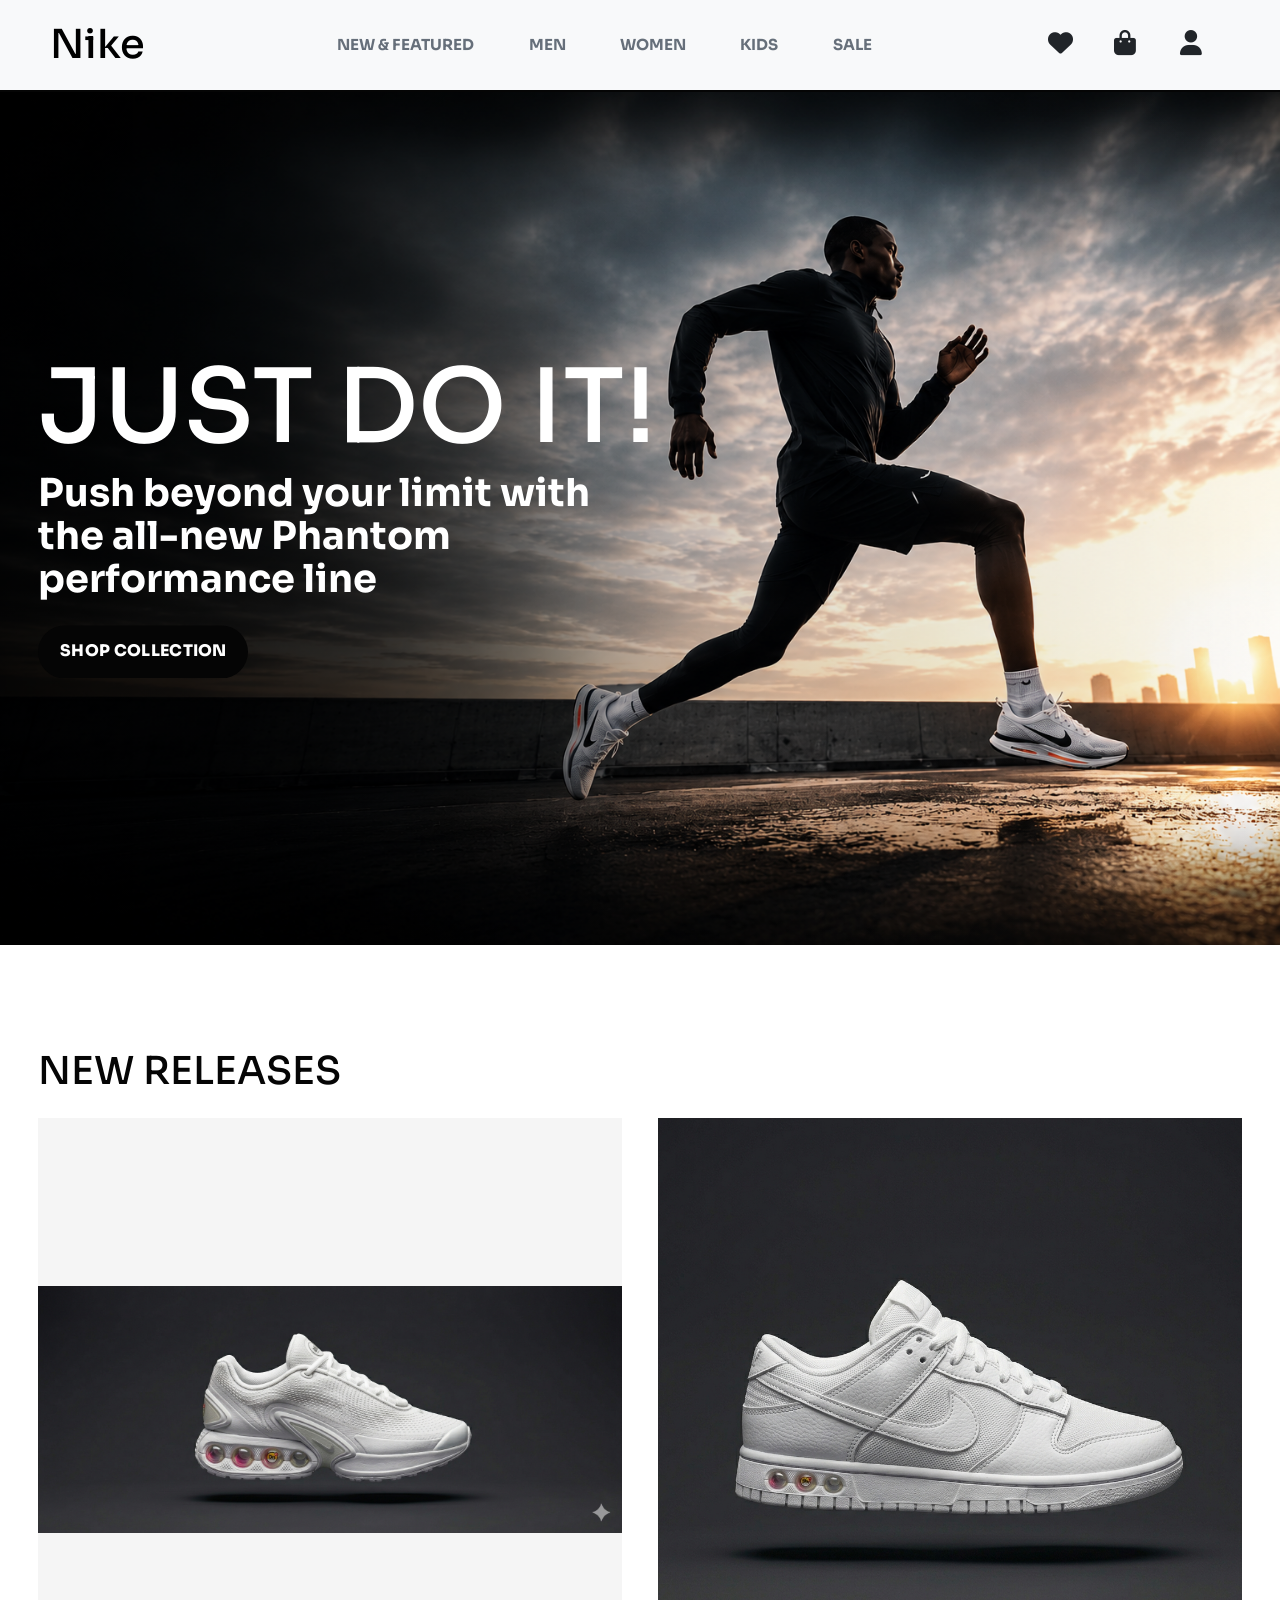
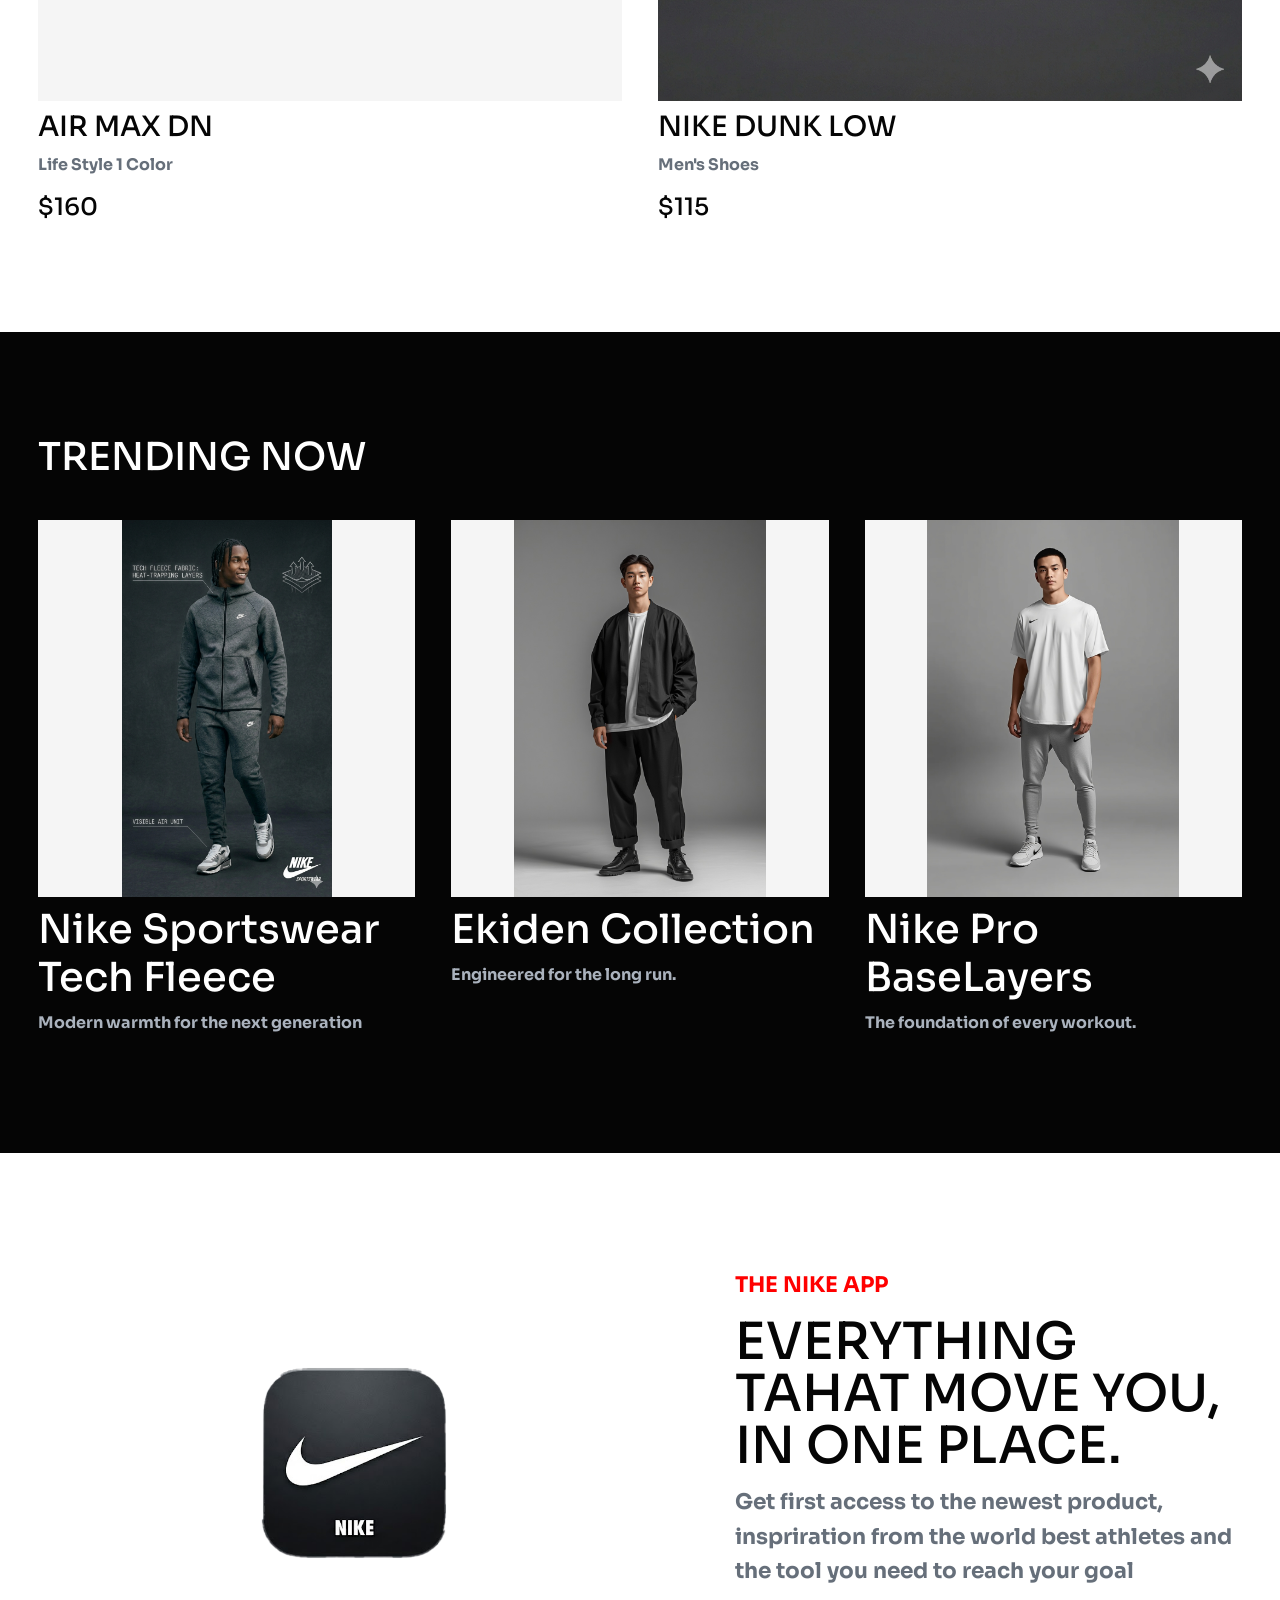
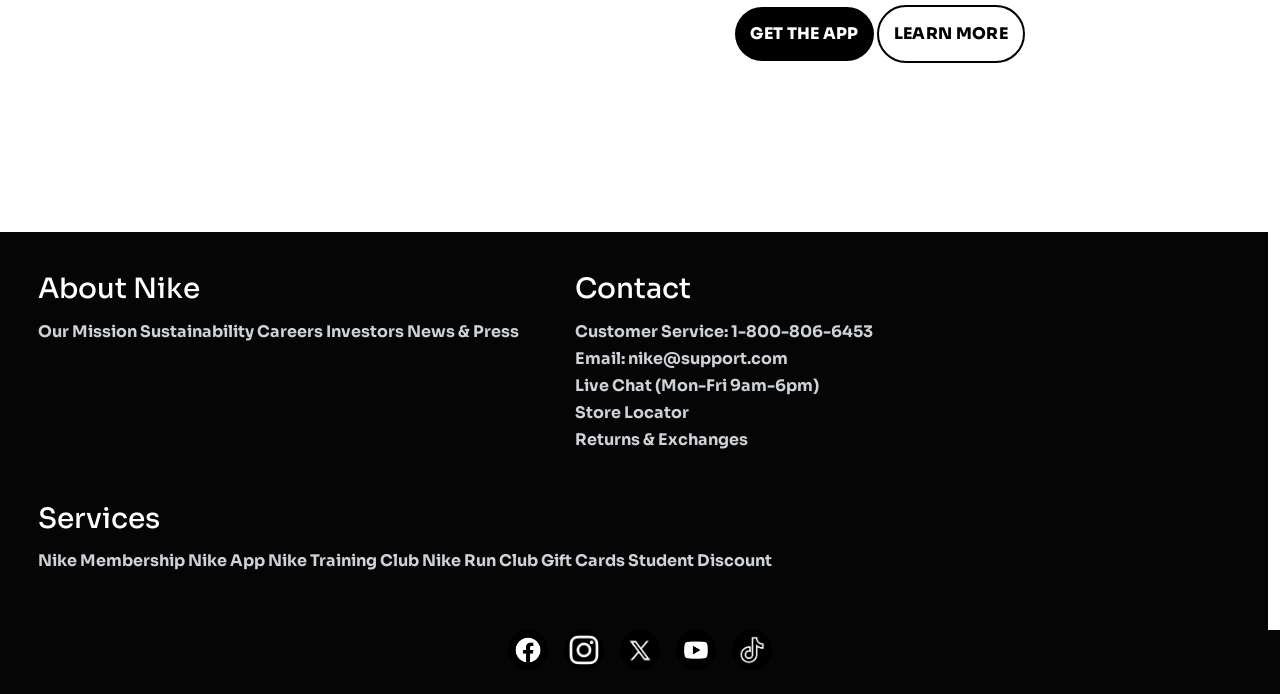
<file: index.html>
<!DOCTYPE html>
<html lang="en">

<head>
    <meta charset="UTF-8">
    <meta name="viewport" content="width=device-width, initial-scale=1.0">
    <title>Nike</title>
    <link rel="stylesheet" href="https://cdnjs.cloudflare.com/ajax/libs/font-awesome/6.5.0/css/all.min.css">
    <link rel="icon" href="img/nike-logo-4.webp">

    <link href="https://cdn.jsdelivr.net/npm/bootstrap@5.3.7/dist/css/bootstrap.min.css" rel="stylesheet">
    <script src="https://cdn.jsdelivr.net/npm/bootstrap@5.3.7/dist/js/bootstrap.bundle.min.js"></script>
        <link rel="stylesheet" href="Nike.css">

</head>

<body>
    <nav class="navbar navbar-expand-lg navbar-light bg-light header">
        <div class="container-fluid">

            <a class="navbar-brand" href="index.html">
                <h1 class="m-0">Nike</h1>
            </a>

            <button class="navbar-toggler" type="button" data-bs-toggle="collapse" data-bs-target="#navbarContent"
                aria-controls="navbarContent" aria-expanded="false" aria-label="Toggle navigation">
                <span class="navbar-toggler-icon"></span>
            </button>

            <div class="collapse navbar-collapse" id="navbarContent">

                <div class="navbar-nav mx-auto">
                    <a class="nav-link" href="new&featured-section.html">NEW & FEATURED</a>
                    <a class="nav-link" href="men-section.html">MEN</a>
                    <a class="nav-link" href="women.html">WOMEN</a>
                    <a class="nav-link" href="kid.html">KIDS</a>
                    <a class="nav-link" href="sale.html">SALE</a>
                </div>

                <div class="d-flex gap-3 icon">
                    <a href="fav.html" class="text-dark">
                        <i class="fas fa-heart"></i>
                    </a>

                    <a href="bag1.html" class="text-dark">
                        <i class="fas fa-shopping-bag"></i>
                    </a>

                    <a href="profile.html" class="text-dark">
                        <i class="fas fa-user"></i>
                    </a>
                </div>

            </div>
        </div>
    </nav>

    <div class="hero-header">
        <img src="img/hero-header.png" alt="">
        <div class="content">
            <h1>JUST DO IT!</h1>
            <p>Push beyond your limit with <br> the all-new Phantom <br> performance line</p>
            <button>SHOP COLLECTION</button>
        </div>
    </div>

    <div class="body">
        <div class="body-text">
            <h1>NEW RELEASES</h1>
        </div>
        <div class="body-img-container">
            <div class="img-container">
                <img src="img/DN.png" alt="">
                <h3>AIR MAX DN</h3>
                <p>Life Style 1 Color</p>
                <h4>$160</h4>
            </div>
            <div class="img-container">
                <img src="img/Dunk low.png" alt="">
                <h3>NIKE DUNK LOW</h3>
                <p>Men's Shoes</p>
                <h4>$115</h4>
            </div>
        </div>
    </div>

    <div class="trending">
        <div class="trending-text">
            <h1>TRENDING NOW</h1>
        </div>
        <div class="trending-cards-row" id="trending-cards-row">
            <a href="productDetailedPage.html?id=7">
                <div class="trending-card">
                    <img src="img/nike tech flees.png" alt="">
                    <h1>Nike Sportswear Tech Fleece</h1>
                    <p>Modern warmth for the next generation</p>
                </div>
            </a>
            <a href="productDetailedPage.html?id=8">
                <div class="trending-card">
                    <img src="img/Ekiden Collection.jpg" alt="">
                    <h1>Ekiden Collection</h1>
                    <p>Engineered for the long run.</p>
                </div>
            </a>
            <a href="productDetailedPage.html?id=9">
                <div class="trending-card">
                    <img src="img/Nike Pro BaseLayers.jpg" alt="">
                    <h1>Nike Pro BaseLayers</h1>
                    <p>The foundation of every workout.</p>
                </div>
            </a>
        </div>
    </div>

    <div class="row nike-app">
        <div class="app-img">
            <img src="img/nike app logo.png" alt="">
        </div>
        <div class="sale-app">
            <p style="color: red;">THE NIKE APP</p>
            <H1>EVERYTHING TAHAT MOVE YOU, IN ONE PLACE.</H1>
            <p>
                Get first access to the newest product,
                inspriration from the world best athletes and the tool you need to reach your goal
            </p>
            <button style="padding: 15px; color: white; background-color: black; margin: 5px 0px;">GET THE APP</button>
            <button style="padding: 15px; color: black; border: 2px solid; background-color: white;">LEARN MORE</button>
        </div>
    </div>



    <footer class="row footer">
        <div class="footer col-12">
            <h3>About Nike</h3>
            <p>
                Our Mission
                Sustainability
                Careers
                Investors
                News & Press
            </p>
        </div>
        <div class="footer col-12">
            <h3>Contact</h3>
            <P>
                Customer Service: 1-800-806-6453 <br>
                Email: nike@support.com <br>
                Live Chat (Mon-Fri 9am-6pm) <br>
                Store Locator <br>
                Returns & Exchanges <br>
            </P>
        </div>
        <div class="footer col-12">
            <h3>Services</h3>
            <P>
                Nike Membership
                Nike App
                Nike Training Club
                Nike Run Club
                Gift Cards
                Student Discount
            </P>
        </div>
    </footer>

    <div class="social-media-icon">
        <a href="https://www.facebook.com/nike" target="_blank">
            <img src="img/facebook.jpg" alt="Facebook">
        </a>
        <a href="https://www.instagram.com/nike" target="_blank">
            <img src="img/insta.jpg" alt="Instagram">
        </a>
        <a href="https://www.twitter.com/nike" target="_blank">
            <img src="img/x.jpg" alt="Twitter">
        </a>
        <a href="https://www.youtube.com/nike" target="_blank">
            <img src="img/youtube.jpg" alt="YouTube">
        </a>
        <a href="https://www.tiktok.com/@nike" target="_blank">
            <img src="img/tiktok.jpg" alt="TikTok">
        </a>
    </div>
</body>

</html>
</file>
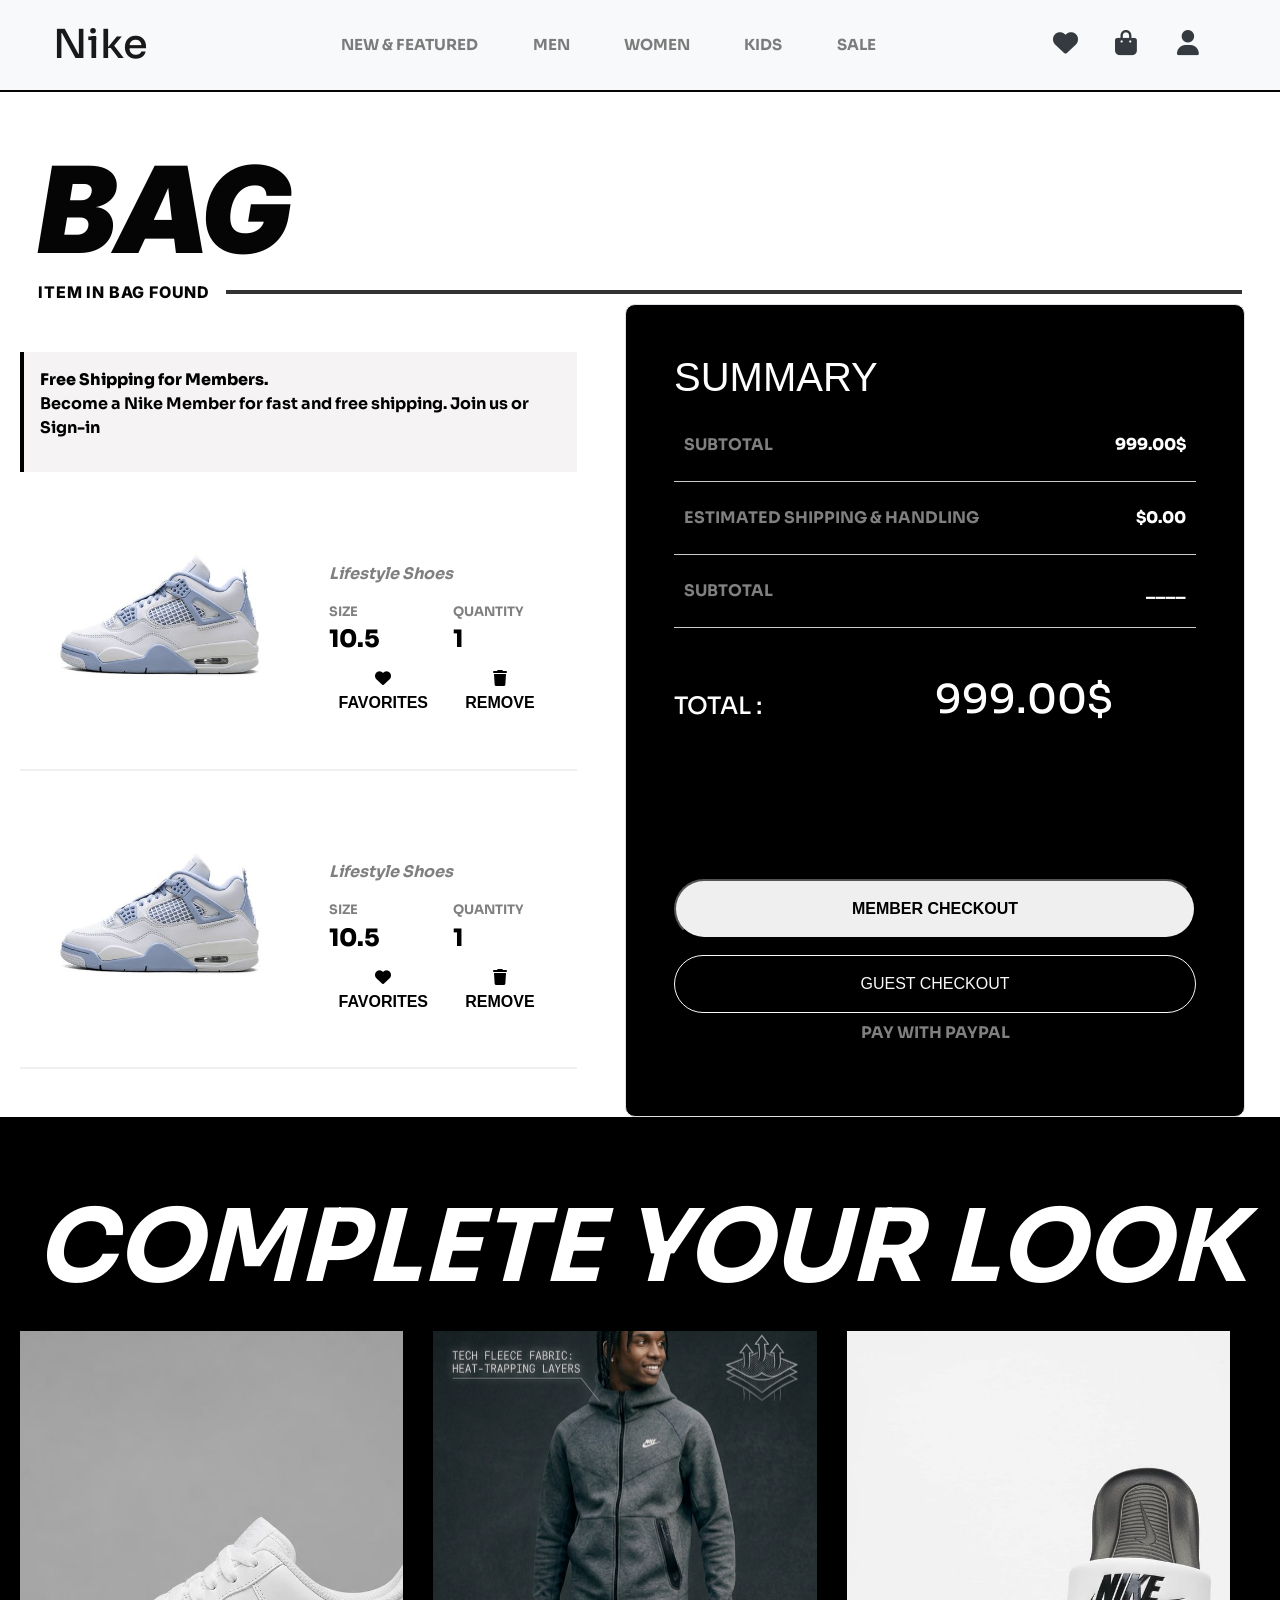
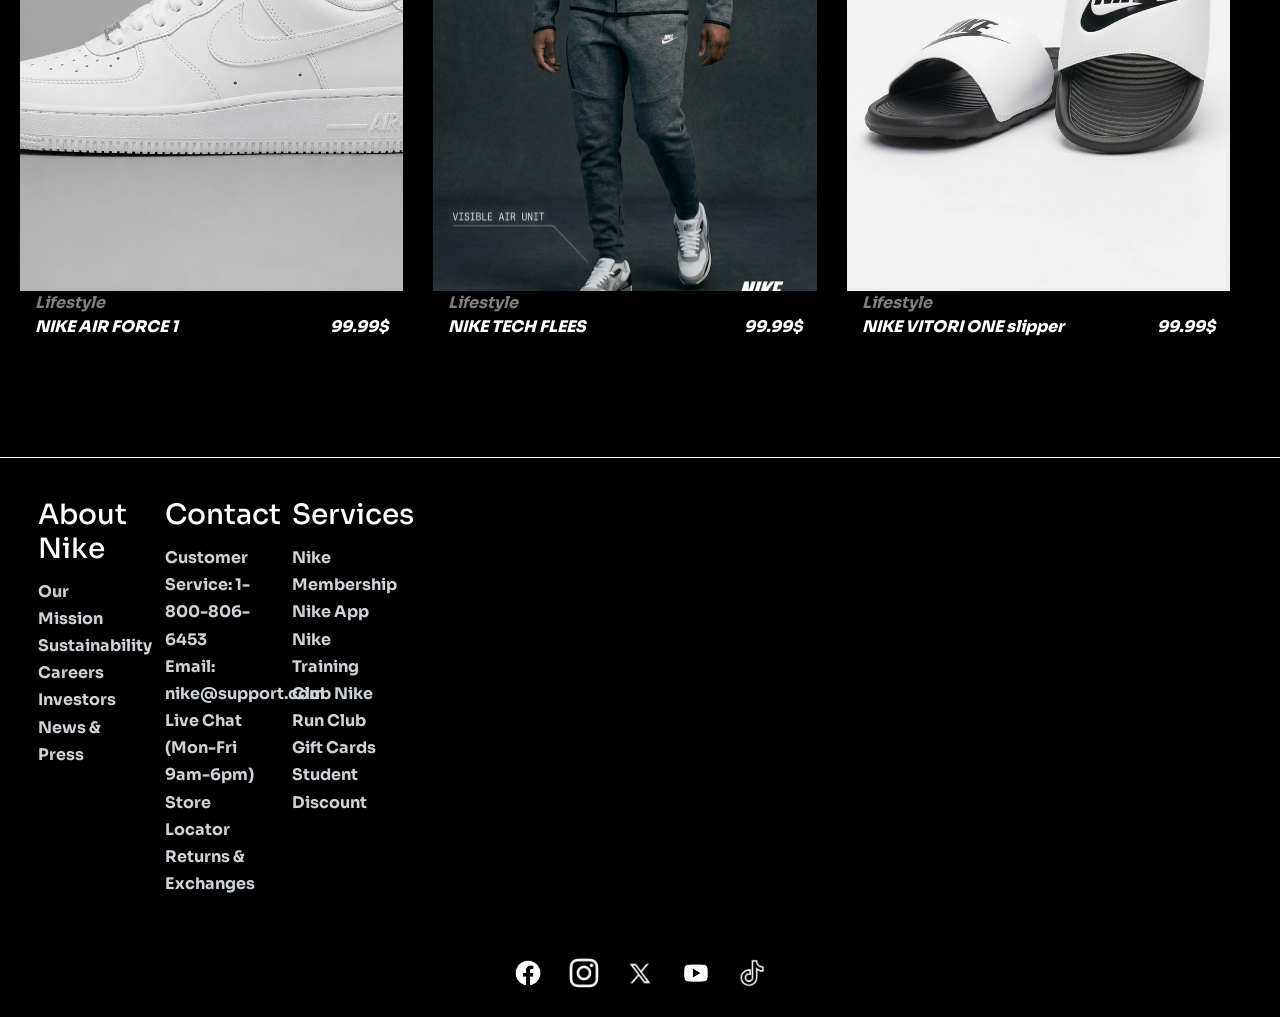
<file: bag1.html>
<!DOCTYPE html>
<html lang="en">

<head>
    <meta charset="UTF-8">
    <meta name="viewport" content="width=device-width, initial-scale=1.0">
    <title>Nike</title>
    <link rel="icon" href="img/nike-logo-4.webp">
    <link rel="stylesheet" href="bootstrap.min.css">
    <script src="https://cdn.jsdelivr.net/npm/bootstrap@5.3.7/dist/js/bootstrap.bundle.min.js"></script>
    <link rel="stylesheet" href="https://cdnjs.cloudflare.com/ajax/libs/font-awesome/6.5.0/css/all.min.css">
    <link rel="stylesheet" href="Nike.css">
    <style>
        body {
            animation: fadeUp 0.75s ease both;
        }

        .complete img {
            aspect-ratio: 1/2;
            object-fit: cover;
        }

        img {
            transition: 0.5s;
        }

        img:hover {
            transform: translatey(-5px);
        }

        .btn-1 {
            background-color: white;
            border: none;
            padding: 10px;
            font-family: 'Franklin Gothic Medium', 'Arial Narrow', Arial, sans-serif;
            transition: 0.5s;
        }

        .btn-1:hover {
            color: red;
        }

        .btn-2 {

            border-radius: 35px;
            transition: 0.5s;
            font-family: 'Franklin Gothic Medium', 'Arial Narrow', Arial, sans-serif;
        }

        .btn-2:hover {
            color: rgb(0, 0, 0);
            background-color: rgb(128, 255, 0);
        }

        .container-1 {
            padding-left: 20px;
            padding-right: 20px;
            margin: auto;

            width: 100%;
        }

        .container {

            padding-right: 15px;
            padding-left: 15px;
            margin-right: auto;
            margin-left: auto
        }

        @media (min-width:576px) {
            .container-1 {
                max-width: 540px
            }
        }

        @media (min-width:768px) {
            .container-1 {
                max-width: 720px
            }
        }

        @media (min-width:992px) {
            .container-1 {
                max-width: 960px
            }
        }

        @media (min-width:1200px) {
            .container-1 {
                max-width: 1280px
            }
        }
    </style>


</head>

<body>
    <nav class="navbar navbar-expand-lg navbar-light bg-light header">
        <div class="container-fluid">

            <a class="navbar-brand" href="index.html">
                <h1 class="m-0">Nike</h1>
            </a>

            <button class="navbar-toggler" type="button" data-bs-toggle="collapse" data-bs-target="#navbarContent"
                aria-controls="navbarContent" aria-expanded="false" aria-label="Toggle navigation">
                <span class="navbar-toggler-icon"></span>
            </button>

            <div class="collapse navbar-collapse" id="navbarContent">

                <div class="navbar-nav mx-auto">
                    <a class="nav-link" href="new&featured-section.html">NEW & FEATURED</a>
                    <a class="nav-link" href="men-section.html">MEN</a>
                    <a class="nav-link" href="women.html">WOMEN</a>
                    <a class="nav-link" href="kid.html">KIDS</a>
                    <a class="nav-link" href="sale.html">SALE</a>
                </div>

                <div class="d-flex gap-3 icon">
                    <a href="fav.html" class="text-dark">
                        <i class="fas fa-heart"></i>
                    </a>

                    <a href="bag1.html" class="text-dark">
                        <i class="fas fa-shopping-bag"></i>
                    </a>

                    <a href="profile.html" class="text-dark">
                        <i class="fas fa-user"></i>
                    </a>
                </div>

            </div>
        </div>
    </nav>

    <div class="footwear-header" style="background-color: rgb(255, 255, 255); padding-bottom: 0px;">
        <h1 class="footwear-title" style="font-size: 120px;">BAG</h1>
        <div class="footwear-meta">
            <span class="results-count">ITEM IN BAG FOUND</span>
            <div class="divider-line"></div>

        </div>
    </div>
    <div>
        <div class="container-1" style="color: white;">
            <div class=" row  w-100 ">

                <div class="col-lg-6 col-md-6 col-sm-12 pt-5 pr-5 py-5  bg-white" style="border-radius: 10px;">
                    <div class="p-3"
                        style="background-color: rgba(243, 240, 240, 0.781); border-left:solid 4px; color: black;">
                        <p>
                            <b>Free Shipping for Members.</b> <br>
                            Become a Nike Member for fast and free shipping.
                            Join us or Sign-in
                        </p>
                    </div>
                    <div class="row  m-0  py-4 " style="border-bottom: solid rgb(240, 240, 240) 2px;">
                        <div class="col-lg-6 col-md-12  col-sm-12  w-100">
                            <img src="img/ea41590f156f3212b79e0dfce26c7861.jpg" alt="">
                        </div>
                        <div class="col-lg-6 col-md-12 col-sm-12  ">
                            <div class="d-flex">
                                <div class="col-9 text-left" style="font-style:  oblique;">
                                    <h4><B>NIKE AIR MAX DN</B></h4>
                                    <p style="color: grey">Lifestyle Shoes</p>
                                </div>
                                <div class="col-3 text-right">
                                    <h5>400.00$</h5>
                                </div>
                            </div>
                            <div class="d-flex" style="color: grey ;font-size: small;">
                                <div class="col-6 text-left">
                                    SIZE
                                </div>
                                <div class="col-6 ">
                                    QUANTITY
                                </div>
                            </div>
                            <div class="d-flex" style="color: rgb(0, 0, 0) ;font-size: x-large;">
                                <div class="col-6 text-left">
                                    <b> 10.5</b>
                                </div>
                                <div class="col-6 ">
                                    <b>1</b>
                                </div>
                            </div>
                            <div class=" d-flex ">
                                <div class="col-6">
                                    <button class="btn-1"><i class="fa-solid fa-heart"> </i> FAVORITES</button>
                                </div>
                                <div class="col-6">
                                    <button class="btn-1"><i class="fa-solid fa-trash"> </i> REMOVE</button>

                                </div>
                            </div>

                        </div>
                    </div>
                    <div class="row  m-0 py-4" style="border-bottom: solid rgb(240, 240, 240) 2px;">
                        <div class="col-lg-6 col-md-12  col-sm-12  w-100">
                            <img src="img/ea41590f156f3212b79e0dfce26c7861.jpg" alt="">
                        </div>
                        <div class="col-lg-6 col-md-12 col-sm-12  ">
                            <div class="d-flex">
                                <div class="col-9 text-left" style="font-style:  oblique;">
                                    <h4><B>NIKE AIR MAX DN</B></h4>
                                    <p style="color: grey">Lifestyle Shoes</p>
                                </div>
                                <div class="col-3 text-right">
                                    <h5>599.00$</h5>
                                </div>
                            </div>
                            <div class="d-flex" style="color: grey ;font-size: small;">
                                <div class="col-6 text-left">
                                    SIZE
                                </div>
                                <div class="col-6 ">
                                    QUANTITY
                                </div>
                            </div>
                            <div class="d-flex" style="color: rgb(0, 0, 0) ;font-size: x-large;">
                                <div class="col-6 text-left">
                                    <b> 10.5</b>
                                </div>
                                <div class="col-6 ">
                                    <b>1</b>
                                </div>
                            </div>
                            <div class=" d-flex ">
                                <div class="col-6">
                                    <button class="btn-1"><i class="fa-solid fa-heart"> </i> FAVORITES</button>
                                </div>
                                <div class="col-6">
                                    <button class="btn-1"><i class="fa-solid fa-trash"> </i> REMOVE</button>

                                </div>
                            </div>

                        </div>
                    </div>

                </div>

                <div class="col-lg-6 col-md-6 col-sm-12 border p-5 "
                    style="border-radius: 10px; background-color: black; color: white;">

                    <div class=" "
                        style="font-family: 'Lucida Sans', 'Lucida Sans Regular', 'Lucida Grande', 'Lucida Sans Unicode', Geneva, Verdana, sans-serif;">
                        <span>
                            <H1>SUMMARY</H1>
                        </span>
                    </div>
                    <div class=" d-flex py-4" style="border-bottom: solid rgb(204, 204, 204) 1px; padding: 10px;">
                        <div class="col-9 pl-0" style="color: grey;"> SUBTOTAL</div>
                        <div class="col-3 pr-0" style="text-align: right; color: white;"><b>999.00$</b></div>


                    </div>
                    <div class=" d-flex py-4" style="border-bottom: solid rgb(204, 204, 204) 1px; padding: 10px;">
                        <div class="col-9 pl-0" style="color: grey;"> ESTIMATED SHIPPING & HANDLING</div>
                        <div class="col-3 pr-0" style="text-align: right; color: white;"><b>$0.00</b></div>


                    </div>
                    <div class=" d-flex py-4" style="border-bottom: solid rgb(204, 204, 204) 1px; padding: 10px;">
                        <div class="col-9 pl-0" style="color: grey;"> SUBTOTAL</div>
                        <div class="col-3 pr-0" style="text-align: right; color: white;"><b>____</b></div>
                    </div>
                    <div class=" d-flex py-5 ">
                        <div class=" w-100 py-3">
                            <h4>TOTAL :</h4>
                        </div>
                        <div class=" w-100">
                            <h1>999.00$</h1>
                        </div>
                    </div>

                    <div style="padding-top: 70px;">
                        <div class="py-3 "><button class="btn-2 w-100 py-3"> MEMBER CHECKOUT </button></div>
                        <div><button
                                style="border-radius: 35px;  font-family: 'Franklin Gothic Medium', 'Arial Narrow', Arial, sans-serif;"
                                class="btn btn-outline-light w-100 py-3"> GUEST CHECKOUT </button></div>
                        <div class="text-center py-2 " style="color: grey;">PAY WITH PAYPAL</div>
                    </div>

                </div>
            </div>
        </div>
    </div>
    <div style="background-color: black; color: white; padding-top: 70px;">
        <div class="container-1">
            <div class="col-lg-12">
                <h1 style="font-style: oblique; font-size: 100px; text-align: right;"><b>COMPLETE YOUR LOOK</b></h1>
            </div>
            <div class=" row complete">
                <div class="col-lg-4 col-sm-12 py-3 " style="font-style: oblique;">

                    <img class="shoes-img" src="img/nike air force 1.png" alt="">
                    <span style="color: grey; padding-left: 15px;">Lifestyle</span>
                    <div class="d-flex">
                        <div class="col-8">
                            <b>NIKE AIR FORCE 1</b>
                        </div>
                        <div class="col-4 text-right ">
                            <b>99.99$</b>
                        </div>
                    </div>
                </div>
                <div class="col-lg-4 col-sm-12 py-3" style="font-style: oblique;">

                    <img class="shoes-img" src="img/nike tech flees.png" alt="">
                    <span style="color: grey; padding-left: 15px;">Lifestyle</span>
                    <div class="d-flex">
                        <div class="col-8">
                            <b>NIKE TECH FLEES</b>
                        </div>
                        <div class="col-4 text-right ">
                            <b>99.99$</b>
                        </div>
                    </div>
                </div>
                <div class="col-lg-4 col-sm-12 py-3" style="font-style: oblique;">

                    <img class="shoes-img" src="img/slipper.jpg" alt="">
                    <span style="color: grey; padding-left: 15px;">Lifestyle</span>
                    <div class="d-flex">
                        <div class="col-8">
                            <b>NIKE VITORI ONE slipper</b>
                        </div>
                        <div class="col-4 text-right ">
                            <b>99.99$</b>
                        </div>
                    </div>
                </div>
            </div>
        </div>























        <footer style="background-color: black; border-top: solid 1px;">
            <div class=" row w-100  ">
                <div class=" col-lg-4 col-sm-12 ">
                    <h3>About Nike</h3>
                    <p>
                        Our Mission
                        Sustainability
                        Careers
                        Investors
                        News & Press
                    </p>
                </div>
                <div class=" col-lg-4 col-sm-12">
                    <h3>Contact</h3>
                    <P>
                        Customer Service: 1-800-806-6453 <br>
                        Email: nike@support.com <br>
                        Live Chat (Mon-Fri 9am-6pm) <br>
                        Store Locator <br>
                        Returns & Exchanges <br>
                    </P>
                </div>
                <div class=" col-lg-4 col-sm-12">
                    <h3>Services</h3>
                    <P>
                        Nike Membership
                        Nike App
                        Nike Training Club
                        Nike Run Club
                        Gift Cards
                        Student Discount
                    </P>
                </div>
            </div>
        </footer>

        <div class="social-media-icon " style="background-color: black;">
            <a href="https://www.facebook.com/nike" target="_blank">
                <img src="img/facebook.jpg" alt="Facebook">
            </a>
            <a href="https://www.instagram.com/nike" target="_blank">
                <img src="img/insta.jpg" alt="Instagram">
            </a>
            <a href="https://www.twitter.com/nike" target="_blank">
                <img src="img/x.jpg" alt="Twitter">
            </a>
            <a href="https://www.youtube.com/nike" target="_blank">
                <img src="img/youtube.jpg" alt="YouTube">
            </a>
            <a href="https://www.tiktok.com/@nike" target="_blank">
                <img src="img/tiktok.jpg" alt="TikTok">
            </a>
        </div>
</body>

</html>
</file>
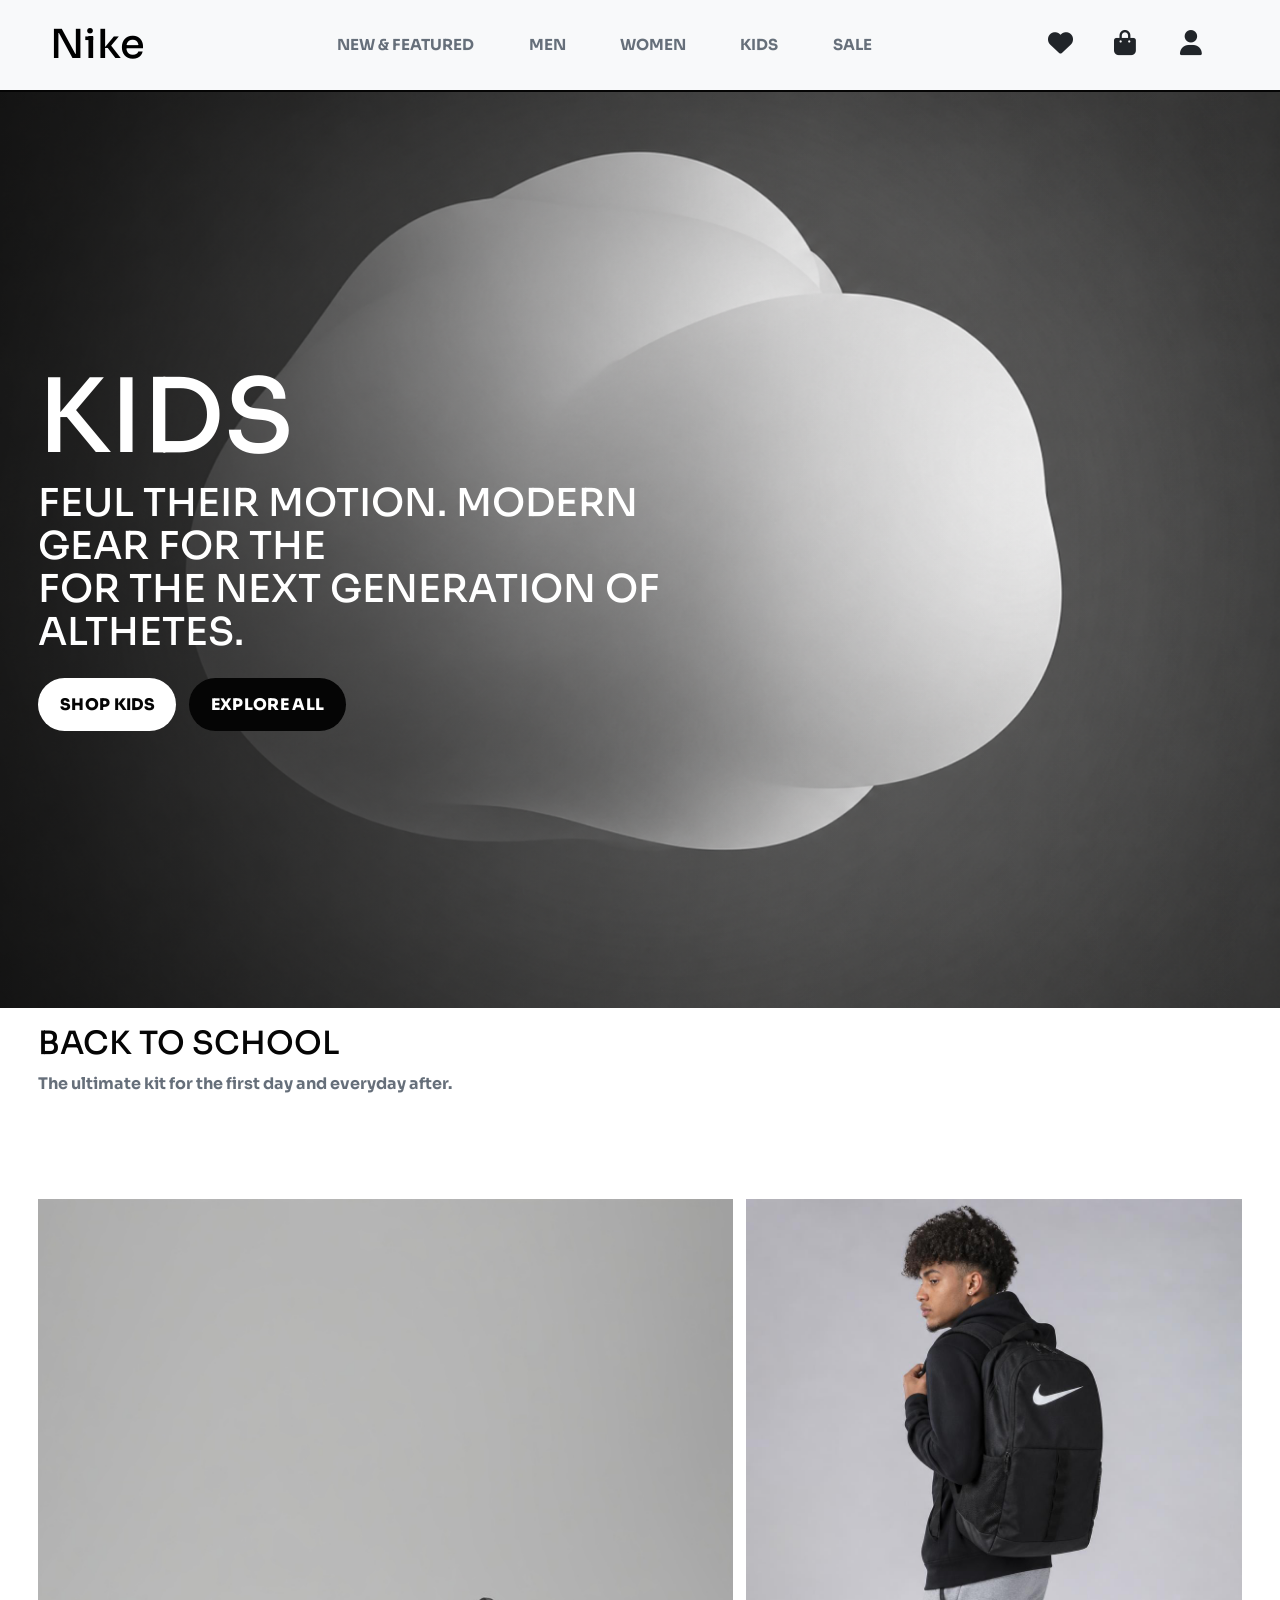
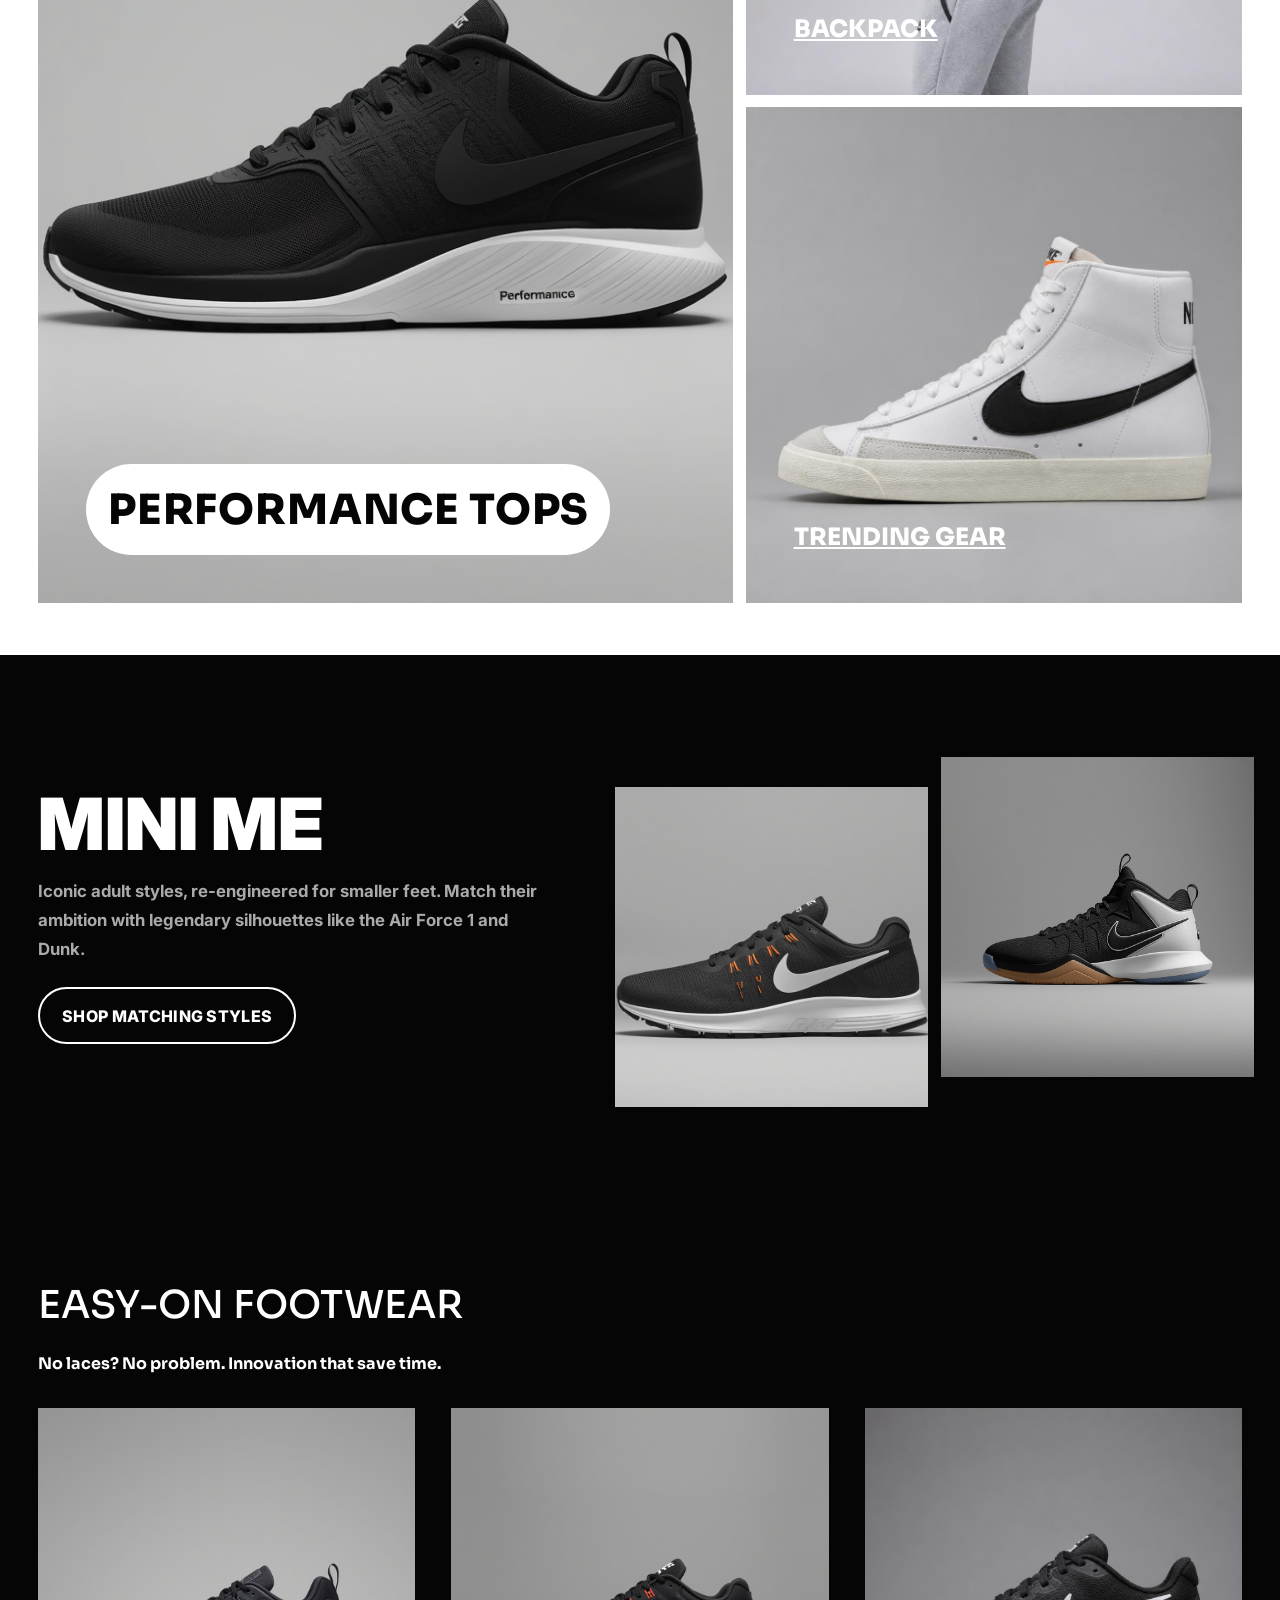
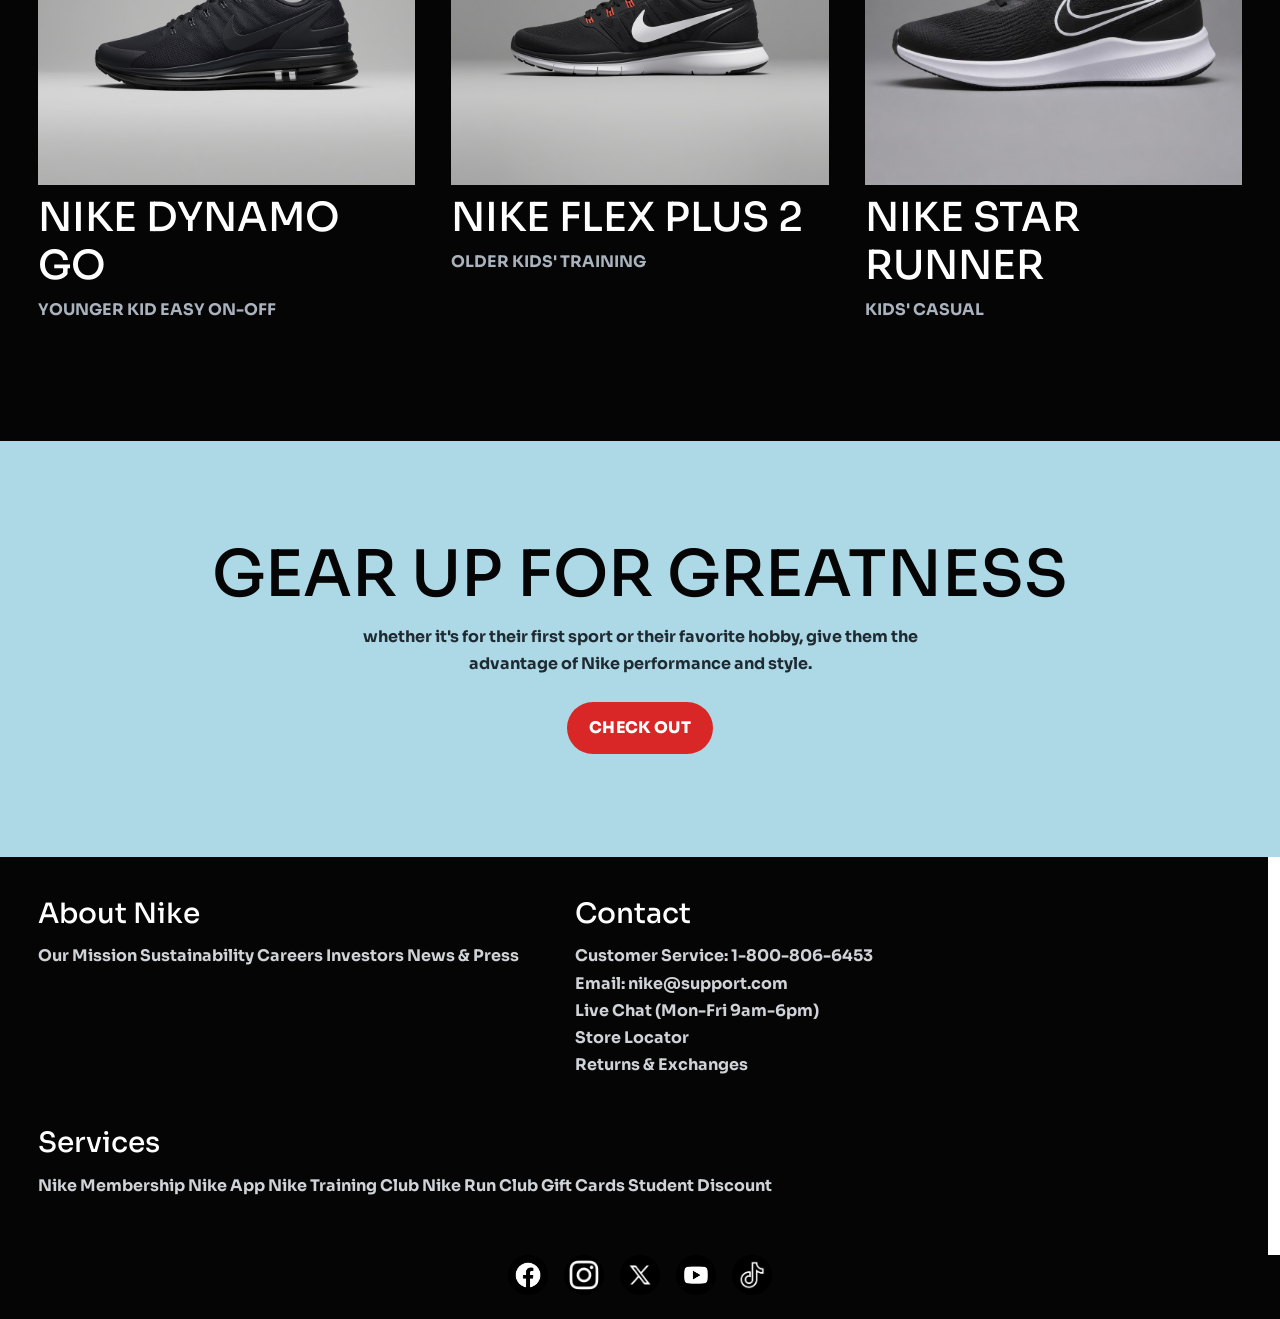
<file: kid.html>
<!DOCTYPE html>
<html lang="en">

<head>
    <meta charset="UTF-8">
    <meta name="viewport" content="width=device-width, initial-scale=1.0">
    <title>Nike</title>
    <link rel="stylesheet" href="https://cdnjs.cloudflare.com/ajax/libs/font-awesome/6.5.0/css/all.min.css">
    <link rel="icon" href="img/nike-logo-4.webp">
    <link href="https://cdn.jsdelivr.net/npm/bootstrap@5.3.7/dist/css/bootstrap.min.css" rel="stylesheet">
    <script src="https://cdn.jsdelivr.net/npm/bootstrap@5.3.7/dist/js/bootstrap.bundle.min.js"></script>
    <link rel="stylesheet" href="Nike.css">
</head>

<body>
    <nav class="navbar navbar-expand-lg navbar-light bg-light header">
        <div class="container-fluid">

            <a class="navbar-brand" href="index.html">
                <h1 class="m-0">Nike</h1>
            </a>

            <button class="navbar-toggler" type="button" data-bs-toggle="collapse" data-bs-target="#navbarContent"
                aria-controls="navbarContent" aria-expanded="false" aria-label="Toggle navigation">
                <span class="navbar-toggler-icon"></span>
            </button>

            <div class="collapse navbar-collapse" id="navbarContent">

                <div class="navbar-nav mx-auto">
                    <a class="nav-link" href="new&featured-section.html">NEW & FEATURED</a>
                    <a class="nav-link" href="men-section.html">MEN</a>
                    <a class="nav-link" href="women.html">WOMEN</a>
                    <a class="nav-link" href="kid.html">KIDS</a>
                    <a class="nav-link" href="sale.html">SALE</a>
                </div>

                <div class="d-flex gap-3 icon">
                    <a href="fav.html" class="text-dark">
                        <i class="fas fa-heart"></i>
                    </a>

                    <a href="bag1.html" class="text-dark">
                        <i class="fas fa-shopping-bag"></i>
                    </a>

                    <a href="profile.html" class="text-dark">
                        <i class="fas fa-user"></i>
                    </a>
                </div>

            </div>
        </div>
    </nav>

    <div class="men-header">
        <img src="img/kid-hero-header.png" alt="">
        <div class="men-content">
            <h1>KIDS</h1>
            <h4>FEUL THEIR MOTION. MODERN GEAR FOR THE<br> FOR THE NEXT GENERATION OF ALTHETES.</h4>
            <div class="men-btn">
                <button class="shop-btn">SHOP KIDS</button>
                <button class="explore-btn">EXPLORE ALL</button>
            </div>
        </div>
    </div>

    <div class="back-to-school-text">
        <h2>BACK TO SCHOOL</h3>
            <P>The ultimate kit for the first day and everyday after.</P>
    </div>
    <div class="back-to-school">
        <div class="basketball-img big-img">
            <img src="img/performance top.jpg" alt="">
            <div class="big-img-content">
                <button>PERFORMANCE TOPS</button>
            </div>
        </div>
        <div class="small-img">
            <img src="img/backpack.jpg" alt="">
            <div class="small-img-content">
                <a href="">BACKPACK</a>
            </div>
        </div>
        <div class="small-img">
            <img src="img/Nike blazer mid '77.png" alt="">
            <div class="small-img-content">
                <a href="">TRENDING GEAR
            </div>
        </div>
    </div>

    <div class="mini-me-section">
        <div class="mini-me-text">
            <h2>MINI ME</h2>
            <p>Iconic adult styles, re-engineered for smaller feet. Match their ambition with legendary silhouettes like
                the Air Force 1 and Dunk.</p>
            <button>SHOP MATCHING STYLES</button>
        </div>

        <div class="mini-me-images">
            <img src="img/running.jpg" alt="">
            <img src="img/basketball.jpg" alt="">
        </div>
    </div>

    <div class="trending">
        <div class="trending-text">
            <h1>EASY-ON FOOTWEAR</h1>
            <P>No laces? No problem. Innovation that save time.</P>
        </div>
        <div class="trending-cards-row">
            <div class="trending-card">
                <img src="img/nike dynamo go.jpg" alt="">
                <h1>NIKE DYNAMO GO</h1>
                <p>YOUNGER KID EASY ON-OFF</p>
            </div>
            <div class="trending-card">
                <img src="img/nike flex plus 2.jpg" alt="">
                <h1>NIKE FLEX PLUS 2</h1>
                <p>OLDER KIDS' TRAINING</p>
            </div>
            <div class="trending-card">
                <img src="img/star runner.jpg" alt="">
                <h1>NIKE STAR RUNNER</h1>
                <p>KIDS' CASUAL</p>
            </div>
        </div>
    </div>

    <div class="gear-up">
        <div class="gear-up-text">
            <h1>GEAR UP FOR GREATNESS</h1>
            <p>whether it's for their first sport or their favorite hobby, give them the <br> advantage of Nike
                performance and style.</p>
            <a href="login.html">
                <button>CHECK OUT</button>
            </a>
        </div>
    </div>

    <footer class="row footer">
        <div class="footer col-12">
            <h3>About Nike</h3>
            <p>
                Our Mission
                Sustainability
                Careers
                Investors
                News & Press
            </p>
        </div>
        <div class="footer col-12">
            <h3>Contact</h3>
            <P>
                Customer Service: 1-800-806-6453 <br>
                Email: nike@support.com <br>
                Live Chat (Mon-Fri 9am-6pm) <br>
                Store Locator <br>
                Returns & Exchanges <br>
            </P>
        </div>
        <div class="footer col-12">
            <h3>Services</h3>
            <P>
                Nike Membership
                Nike App
                Nike Training Club
                Nike Run Club
                Gift Cards
                Student Discount
            </P>
        </div>
    </footer>

    <div class="social-media-icon">
        <a href="https://www.facebook.com/nike" target="_blank">
            <img src="img/facebook.jpg" alt="Facebook">
        </a>
        <a href="https://www.instagram.com/nike" target="_blank">
            <img src="img/insta.jpg" alt="Instagram">
        </a>
        <a href="https://www.twitter.com/nike" target="_blank">
            <img src="img/x.jpg" alt="Twitter">
        </a>
        <a href="https://www.youtube.com/nike" target="_blank">
            <img src="img/youtube.jpg" alt="YouTube">
        </a>
        <a href="https://www.tiktok.com/@nike" target="_blank">
            <img src="img/tiktok.jpg" alt="TikTok">
        </a>
    </div>
</body>

</html>
</file>
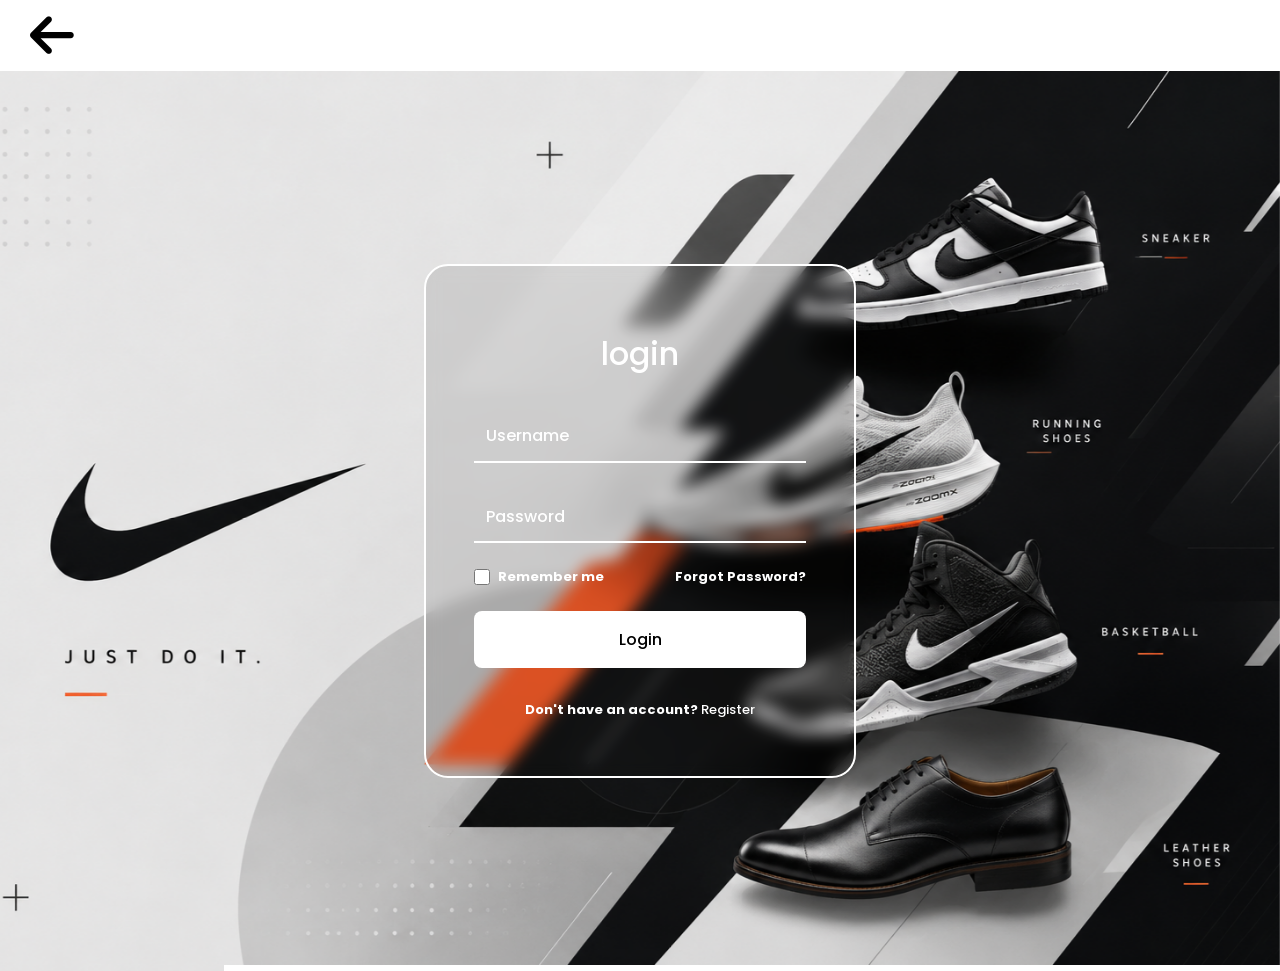
<file: login.html>
<!DOCTYPE html>
<html lang="en">

<head>
    <meta charset="UTF-8">
    <meta name="viewport" content="width=device-width, initial-scale=1.0">
    <title>Nike</title>
    <link rel="icon" href="img/nike-logo-4.webp">
    <link rel="stylesheet" href="Nike.css">
    <link rel="stylesheet" href="https://cdnjs.cloudflare.com/ajax/libs/font-awesome/6.5.0/css/all.min.css">

    <style>
        @import url("https://fonts.googleapis.com/css2?family=Poppins:wght@400;500&display=swap");

        :root {
            --white-color: hsl(0, 0%, 100%);
            --black-color: hsl(0, 0%, 0%);
            --body-font: "Poppins", sans-serif;
            --h1-font-size: 1.75rem;
            --normal-font-size: 1rem;
            --small-font-size: .813rem;
            --font-medium: 500;
        }

        * {
            box-sizing: border-box;
            padding: 0;
            margin: 0;
        }

        body,
        input,
        button {
            font-size: var(--normal-font-size);
            font-family: var(--body-font);
        }

        body {
            color: var(--white-color);
        }

        input,
        button {
            border: none;
            outline: none;
        }

        a {
            text-decoration: none;
        }

        img {
            max-width: 100%;
            height: auto;
        }

        i{
            color: black;
            font-size: 50px;
        }

        .login {
            position: relative;
            height: 100vh;
            display: grid;
            align-items: center;
        }

        .login__img {
            position: absolute;
            width: 100%;
            height: 100%;
            object-fit: cover;
            object-position: center;
        }

        .login__form {
            position: relative;
            background-color: hsla(0, 0%, 10%, 0.1);
            border: 2px solid var(--white-color);
            margin-inline: 1.5rem;
            padding: 2.5rem 1.5rem;
            border-radius: 1rem;
            backdrop-filter: blur(8px);
        }

        .login__title {
            text-align: center;
            font-size: var(--h1-font-size);
            font-weight: var(--font-medium);
            margin-bottom: 2rem;
        }

        .login__content,
        .login__box {
            display: grid;
        }

        .login__content {
            row-gap: 1.75rem;
            margin-bottom: 1.5rem;
        }

        .login__box {
            grid-template-columns: max-content 1fr;
            align-items: center;
            column-gap: 0.75rem;
            border-bottom: 2px solid var(--white-color);
        }

        .login__icon,
        .login__eye {
            font-size: 1.25rem;
        }

        .login__input {
            width: 100%;
            padding-block: 0.8rem;
            background: none;
            color: var(--white-color);
            position: relative;
            z-index: 1;
        }

        .login__box-input {
            position: relative;
        }

        .login__label {
            position: absolute;
            left: 0;
            top: 13px;
            font-weight: var(--font-medium);
            transition: top 0.3s, font-size 0.3s;
        }

        .login__eye {
            position: absolute;
            right: 0;
            top: 18px;
            z-index: 10;
            cursor: pointer;
        }

        .login__box:nth-child(2) input {
            padding-right: 1.8rem;
        }

        .login__check,
        .login__check-group {
            display: flex;
            align-items: center;
            justify-content: space-between;
        }

        .login__check {
            margin-bottom: 1.5rem;
        }

        .login__check-label,
        .login__forgot,
        .login__register {
            font-size: var(--small-font-size);
        }

        .login__check-group {
            column-gap: 0.5rem;
        }

        .login__check-input {
            width: 16px;
            height: 16px;
        }

        .login__forgot {
            color: var(--white-color);
        }

        .login__forgot:hover {
            text-decoration: underline;
        }

        .login__button {
            width: 100%;
            padding: 1rem;
            border-radius: 0.5rem;
            background-color: var(--white-color);
            font-weight: var(--font-medium);
            cursor: pointer;
            margin-bottom: 2rem;
        }

        .login__register {
            text-align: center;
        }

        .login__register a {
            color: var(--white-color);
            font-weight: var(--font-medium);
        }

        .login__register a:hover {
            text-decoration: underline;

        }

        .login__input:focus+.login__label {
            top: -12px;
            font-size: var(--small-font-size);
        }

        .login__input:not(:placeholder-shown) .login__input:not(:focus)+.login__label {
            top: -12px;
            font-size: var(--small-font-size);
        }

        /* for medium devices */
        @media screen and (min-width: 576px) {
            .login {
                justify-content: center;
            }

            .login__form {
                width: 432px;
                padding: 4rem 3rem 3.5rem;
                border-radius: 1.5rem;
            }

            .login__title {
                font-size: 2rem;
            }

            .back-button {
                margin: 10px 30px;
            }
        }
    </style>
</head>

<body>
    <div class="back-button" id="back-button">
        <a href="index.html">
            <i class="fas fa-arrow-left"></i> 
        </a>
    </div>
    <div class="login">
        <img src="img/login page.png" alt="login image" class="login__img">
        <form action="" class="login__form">
            <h1 class="login__title">login</h1>

            <div class="login__content">
                <div class="login__box">
                    <i class="bx bx-lock-alt"></i>

                    <div class="login__box-input">
                        <input type="email" required class="login__input" placeholder="">
                        <label for="" class="login__label">Username</label>
                    </div>
                </div>

                <div class="login__box">
                    <i class="ri-lock-2-line login__icon"></i>


                    <div class="login__box-input">
                        <input type="password" required class="login__input" id="login-pas" placeholder="">
                        <label for="" class="login__label">Password</label>
                        <i class="ri-eye-off-line login__eye"></i>
                    </div>
                </div>
            </div>

            <div class="login__check">
                <div class="login__check-group">
                    <input type="checkbox" class="login__check-input">
                    <label for="" class="login__check-label">Remember me</label>
                </div>

                <a href="#" class="login__forgot">Forgot Password?</a>
            </div>

            <button type="submit" class="login__button">Login</button>

            <p class="login__register">
                Don't have an account? <a href="#">Register</a>
            </p>
        </form>
    </div>
</body>

</html>
</file>
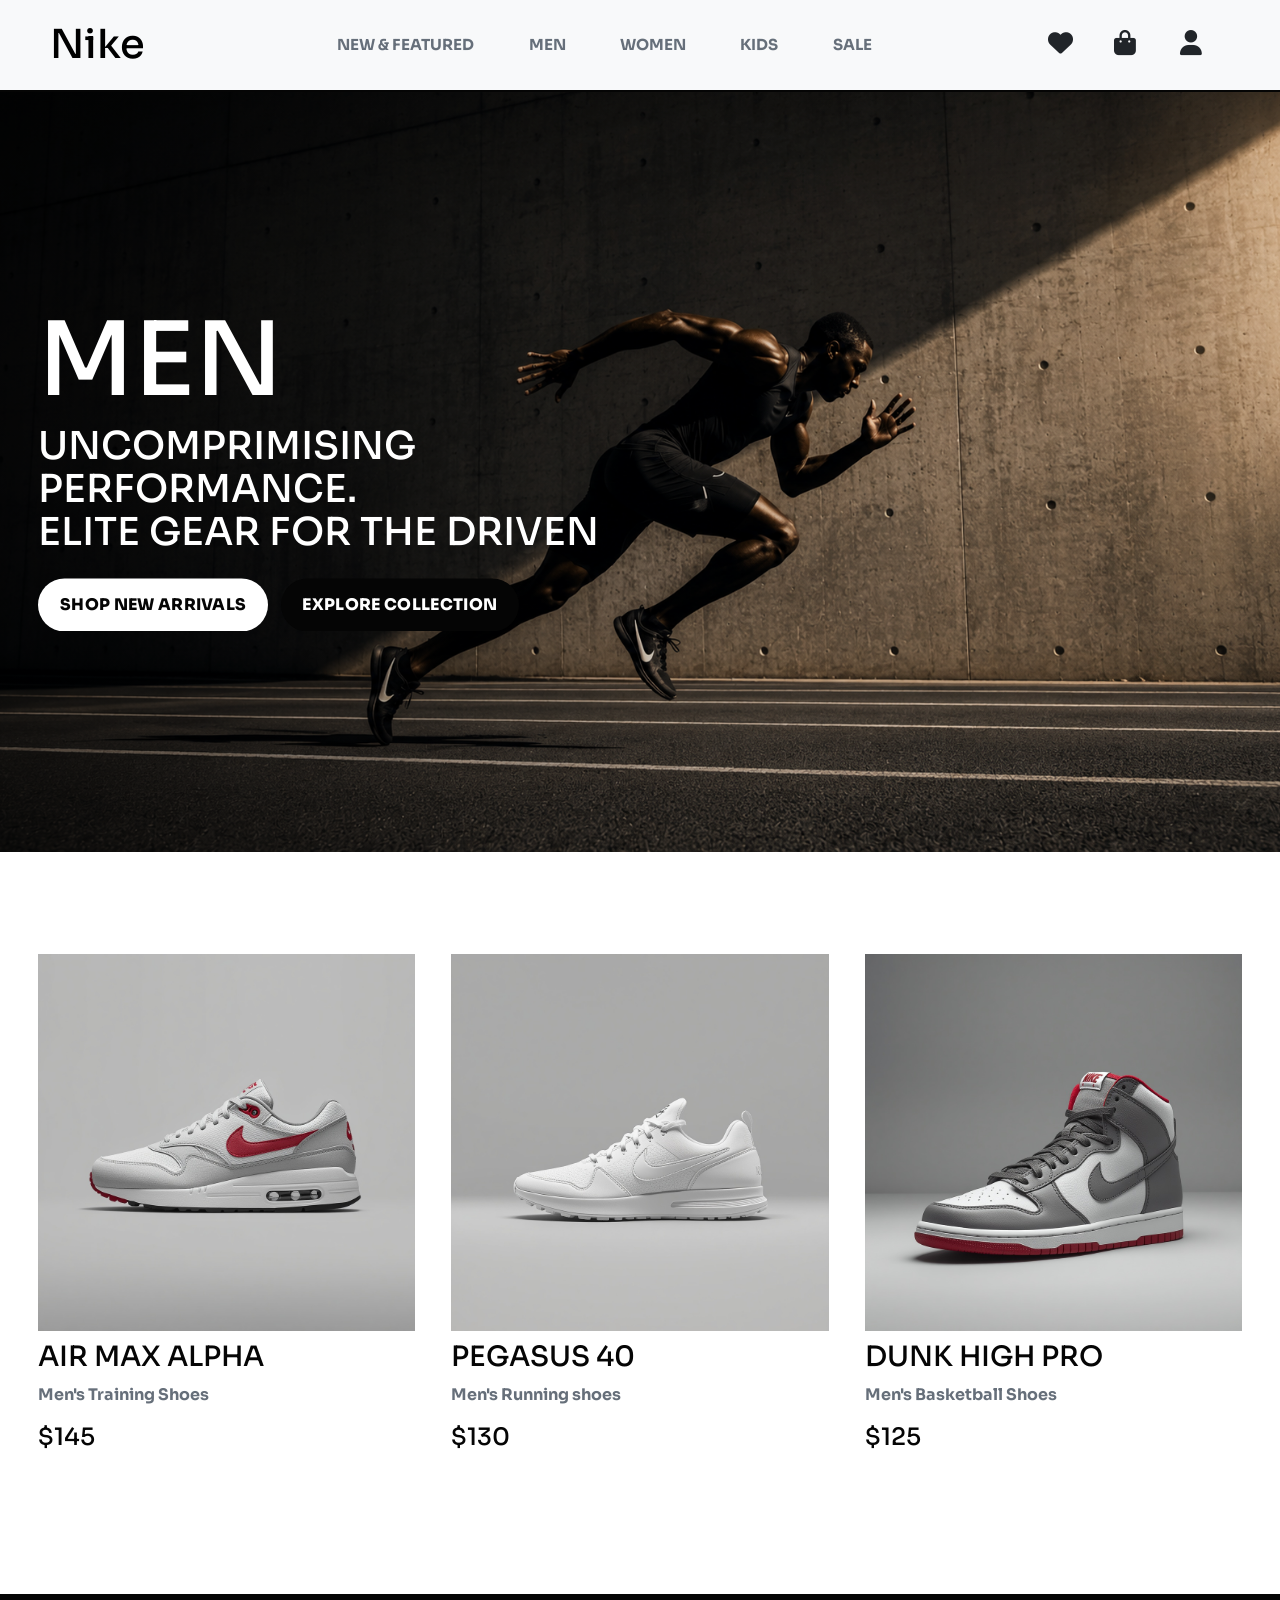
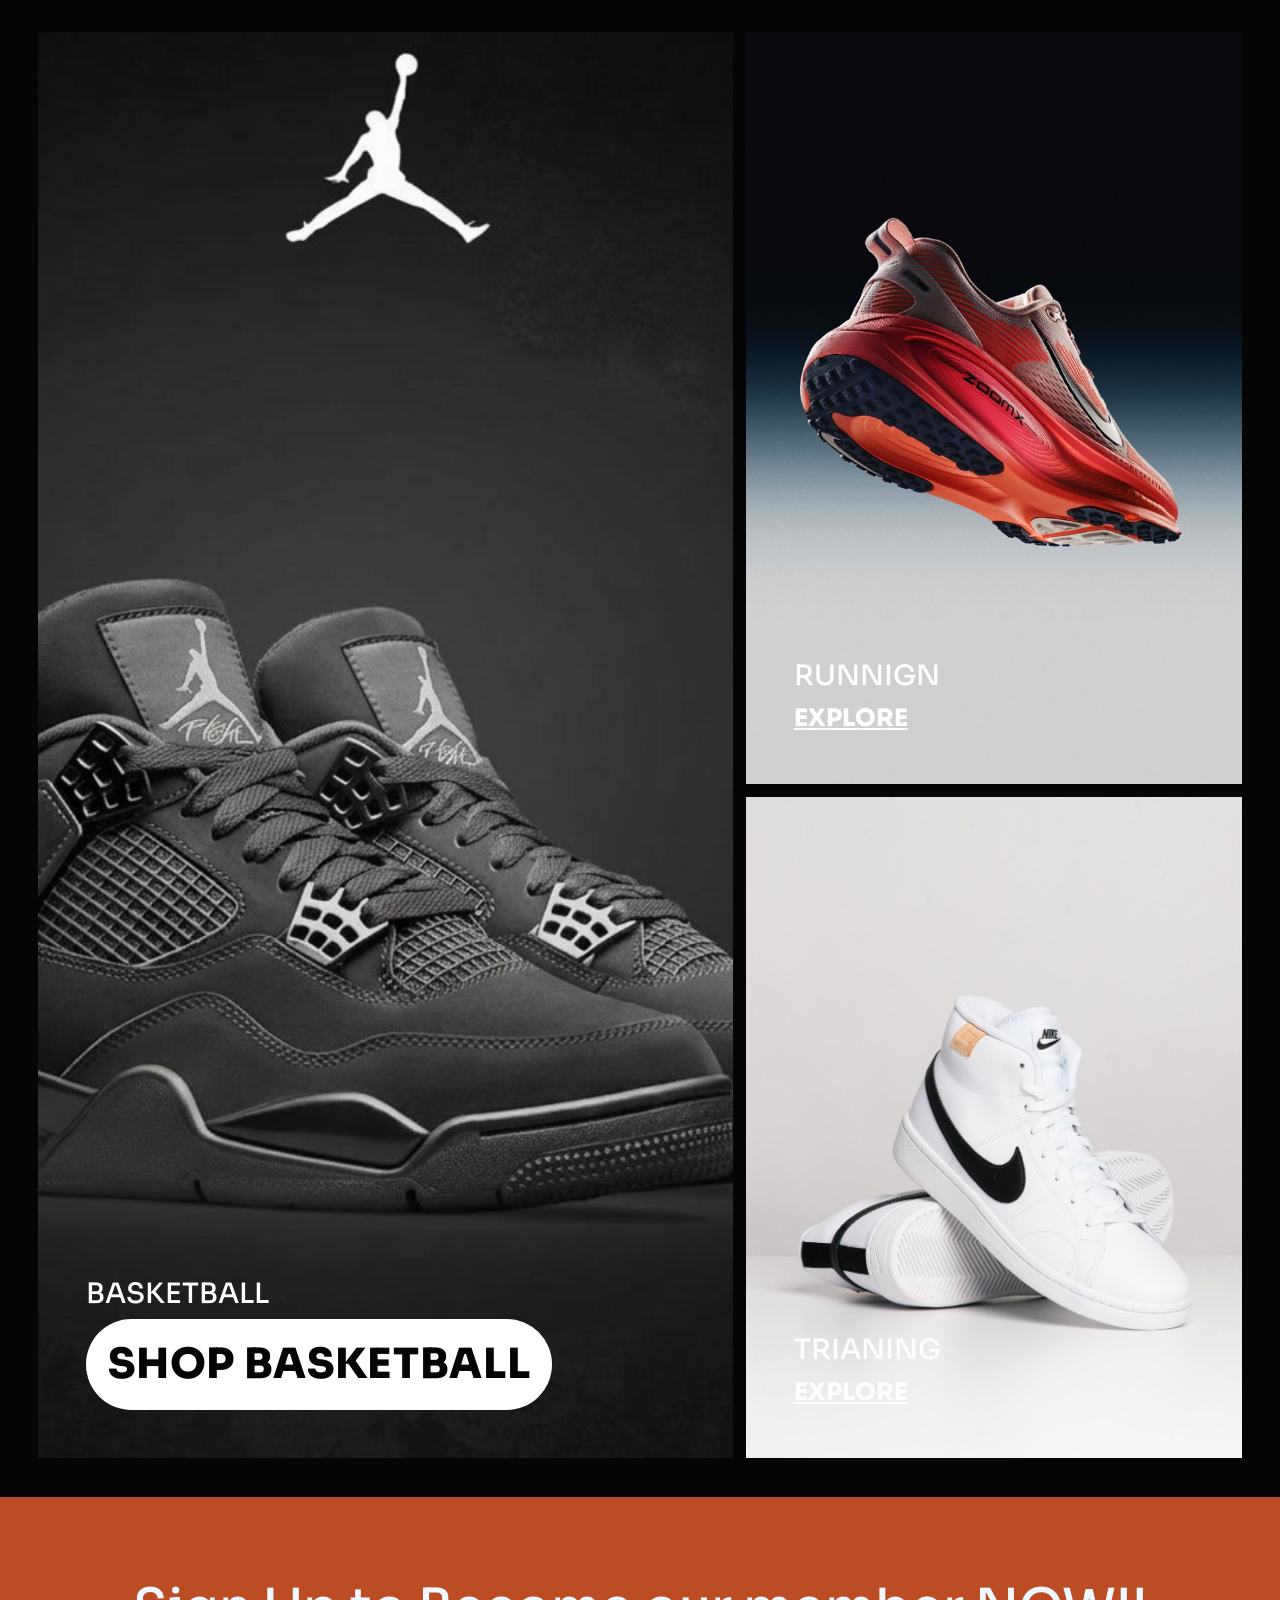
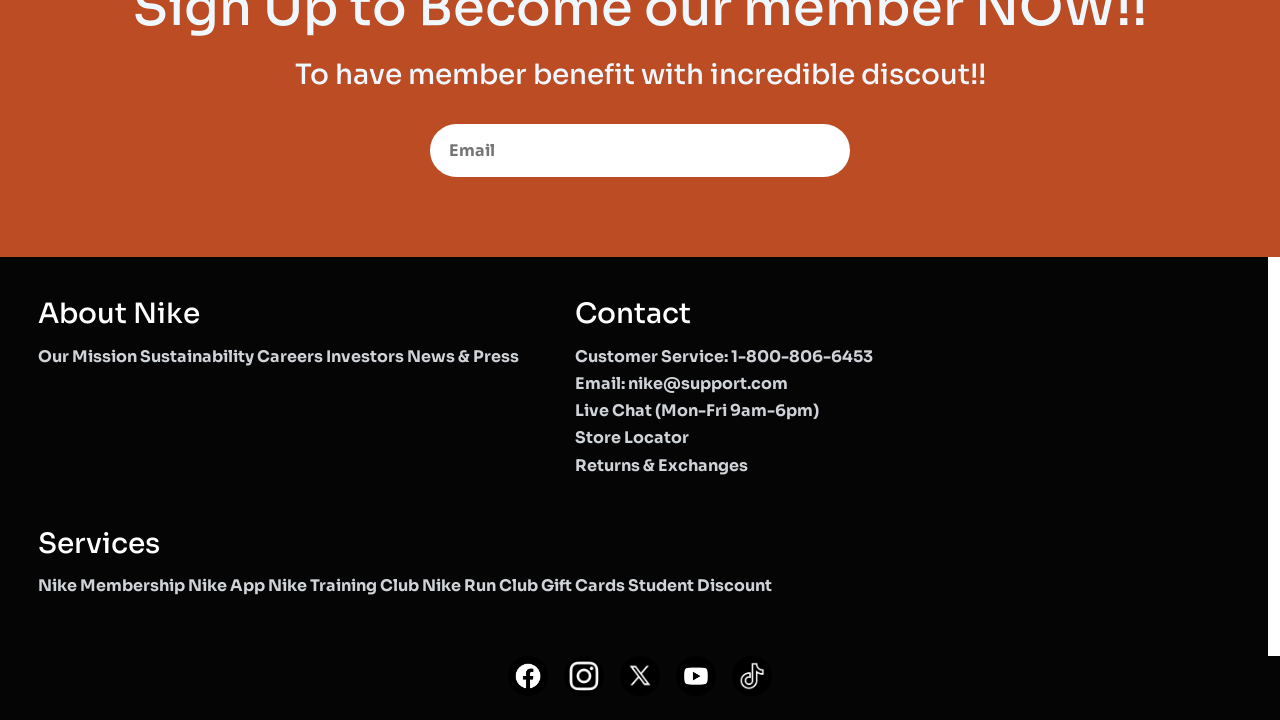
<file: men-section.html>
<!DOCTYPE html>
<html lang="en">

<head>
    <meta charset="UTF-8">
    <meta name="viewport" content="width=device-width, initial-scale=1.0">
    <title>Nike</title>
    <link rel="stylesheet" href="https://cdnjs.cloudflare.com/ajax/libs/font-awesome/6.5.0/css/all.min.css">
    <link rel="icon" href="img/nike-logo-4.webp">
    <link href="https://cdn.jsdelivr.net/npm/bootstrap@5.3.7/dist/css/bootstrap.min.css" rel="stylesheet">
    <script src="https://cdn.jsdelivr.net/npm/bootstrap@5.3.7/dist/js/bootstrap.bundle.min.js"></script>
    <link rel="stylesheet" href="Nike.css">
</head>

<body>
    <nav class="navbar navbar-expand-lg navbar-light bg-light header">
        <div class="container-fluid">

            <a class="navbar-brand" href="index.html">
                <h1 class="m-0">Nike</h1>
            </a>

            <button class="navbar-toggler" type="button" data-bs-toggle="collapse" data-bs-target="#navbarContent"
                aria-controls="navbarContent" aria-expanded="false" aria-label="Toggle navigation">
                <span class="navbar-toggler-icon"></span>
            </button>

            <div class="collapse navbar-collapse" id="navbarContent">

                <div class="navbar-nav mx-auto">
                    <a class="nav-link" href="new&featured-section.html">NEW & FEATURED</a>
                    <a class="nav-link" href="men-section.html">MEN</a>
                    <a class="nav-link" href="women.html">WOMEN</a>
                    <a class="nav-link" href="kid.html">KIDS</a>
                    <a class="nav-link" href="sale.html">SALE</a>
                </div>

                <div class="d-flex gap-3 icon">
                    <a href="fav.html" class="text-dark">
                        <i class="fas fa-heart"></i>
                    </a>

                    <a href="bag1.html" class="text-dark">
                        <i class="fas fa-shopping-bag"></i>
                    </a>

                    <a href="profile.html" class="text-dark">
                        <i class="fas fa-user"></i>
                    </a>
                </div>

            </div>
        </div>
    </nav>

    <div class="men-header">
        <img src="img/men-section-hero-header.png" alt="">
        <div class="men-content">
            <h1>MEN</h1>
            <h4>UNCOMPRIMISING PERFORMANCE. <br> ELITE GEAR FOR THE DRIVEN</h4>
            <div class="men-btn">
                <button class="shop-btn">SHOP NEW ARRIVALS</button>
                <button class="explore-btn">EXPLORE COLLECTION</button>
            </div>
        </div>
    </div>

    <div class="new-arrival-section">
        <div class="new-arrival-section-box">
            <a href="productDetailedPage.html?id=10">
                <div class="new-arrival-section-card">
                    <img src="img/air max alpha.jpg" alt="">
                    <h3>AIR MAX ALPHA</h3>
                    <p>Men's Training Shoes</p>
                    <h4>$145</h4>
                </div>
            </a>
            <a href="productDetailedPage.html?id=11">
                <div class="new-arrival-section-card">
                    <img src="img/PEGASUS 40.jpg" alt="">
                    <h3>PEGASUS 40</h3>
                    <p>Men's Running shoes</p>
                    <h4>$130</h4>
                </div>
            </a>
            <a href="productDetailedPage.html?id=12">
                <div class="new-arrival-section-card">
                    <img src="img/DUNK HIGH PRO.jpg" alt="">
                    <h3>DUNK HIGH PRO</h3>
                    <p>Men's Basketball Shoes</p>
                    <h4>$125</h4>
                </div>
            </a>
        </div>
    </div>

    <div class="shop-by-sport-section">
        <div class="basketball-img big-img">
            <img src="img/nike air jordan black cat.jpg" alt="">
            <div class="big-img-content">
                <h3>BASKETBALL</h3>
                <button>SHOP BASKETBALL</button>
            </div>
        </div>
        <div class="small-img">
            <img src="img/Nike Air Zoom Tempo Next.jpg" alt="">
            <div class="small-img-content">
                <h3>RUNNIGN</h3>
                <a href="">EXPLORE</a>
            </div>
        </div>
        <div class="small-img">
            <img src="img/Nike Court Royale 2.jpg" alt="">
            <div class="small-img-content">
                <H3>TRIANING</H3>
                <a href="">EXPLORE</a>
            </div>
        </div>
    </div>

    <div class="member">
        <h1>Sign Up to Become our member NOW!!</h1>
        <h3>To have member benefit with incredible discout!!</h3>
        <input type="text" placeholder="Email">
    </div>


    <footer class="row footer">
        <div class="footer col-12">
            <h3>About Nike</h3>
            <p>
                Our Mission
                Sustainability
                Careers
                Investors
                News & Press
            </p>
        </div>
        <div class="footer col-12">
            <h3>Contact</h3>
            <P>
                Customer Service: 1-800-806-6453 <br>
                Email: nike@support.com <br>
                Live Chat (Mon-Fri 9am-6pm) <br>
                Store Locator <br>
                Returns & Exchanges <br>
            </P>
        </div>
        <div class="footer col-12">
            <h3>Services</h3>
            <P>
                Nike Membership
                Nike App
                Nike Training Club
                Nike Run Club
                Gift Cards
                Student Discount
            </P>
        </div>
    </footer>

    <div class="social-media-icon">
        <a href="https://www.facebook.com/nike" target="_blank">
            <img src="img/facebook.jpg" alt="Facebook">
        </a>
        <a href="https://www.instagram.com/nike" target="_blank">
            <img src="img/insta.jpg" alt="Instagram">
        </a>
        <a href="https://www.twitter.com/nike" target="_blank">
            <img src="img/x.jpg" alt="Twitter">
        </a>
        <a href="https://www.youtube.com/nike" target="_blank">
            <img src="img/youtube.jpg" alt="YouTube">
        </a>
        <a href="https://www.tiktok.com/@nike" target="_blank">
            <img src="img/tiktok.jpg" alt="TikTok">
        </a>
    </div>
</body>

</html>
</file>
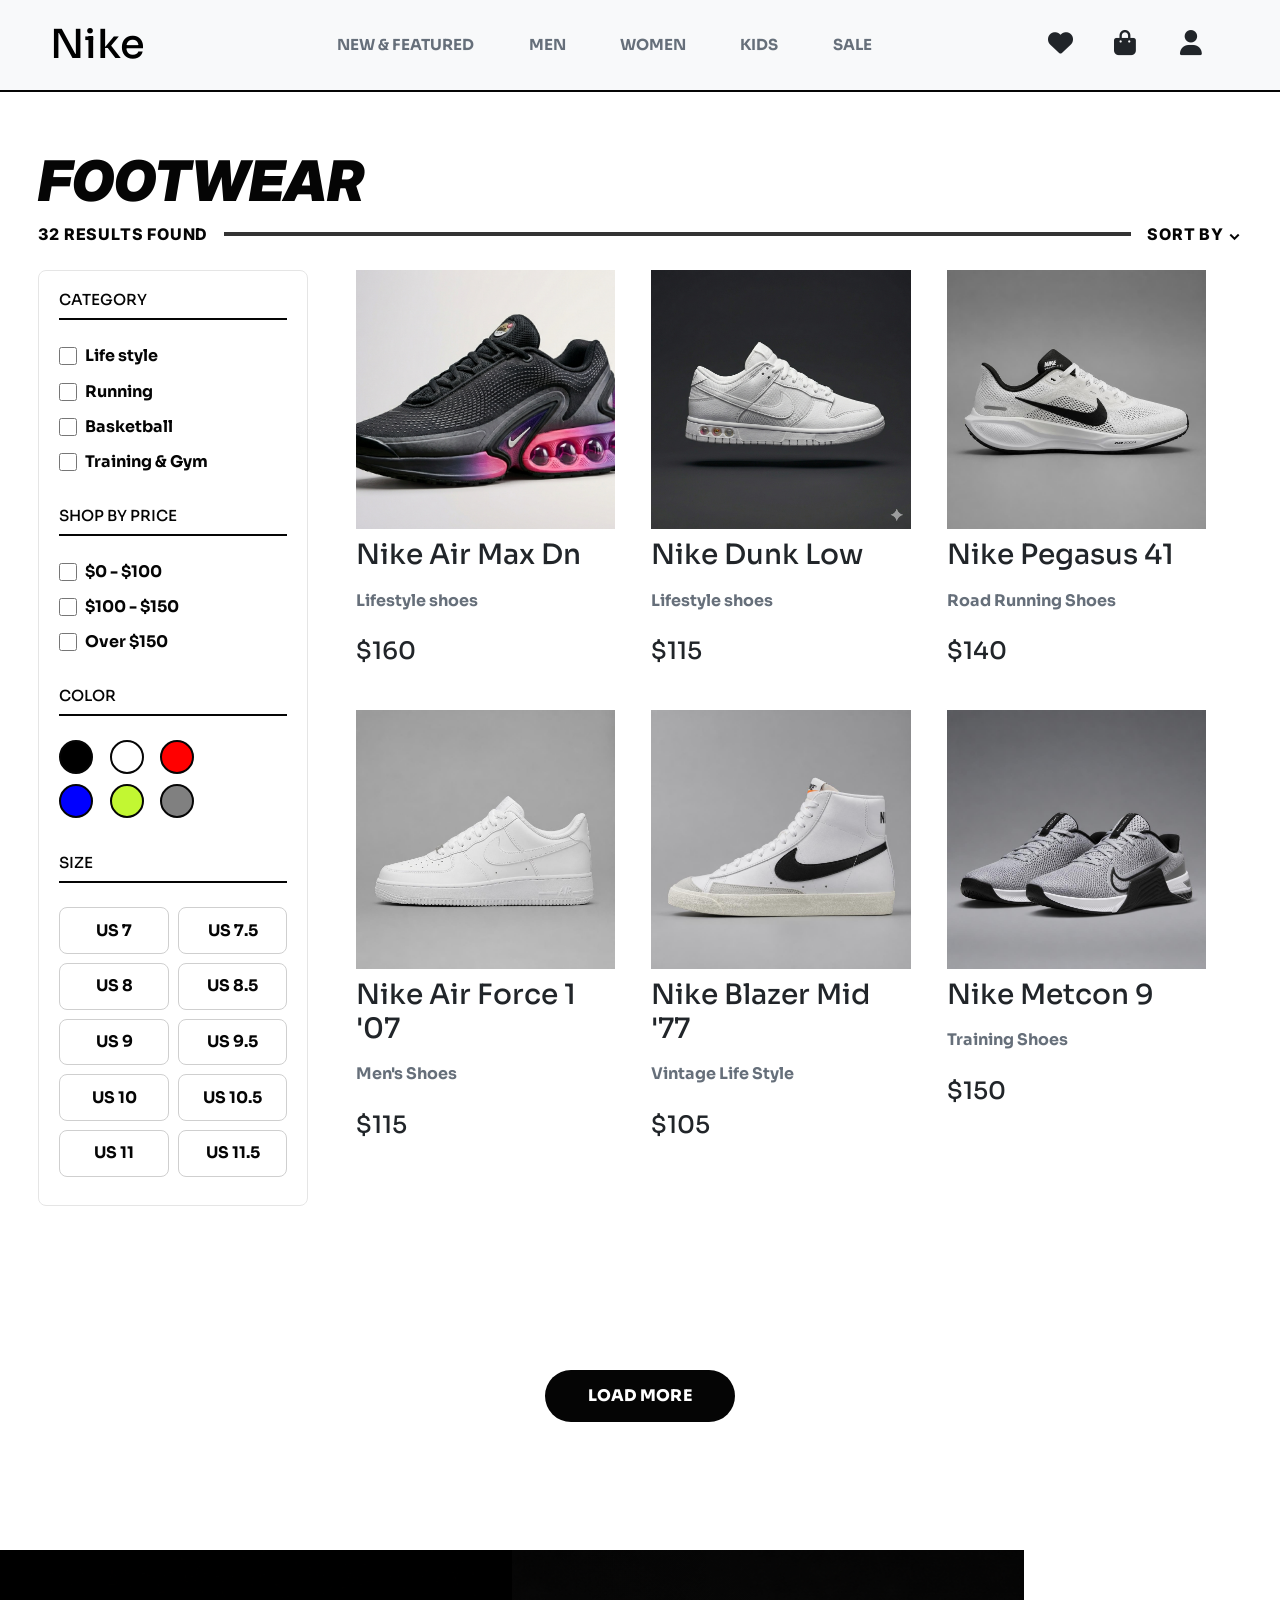
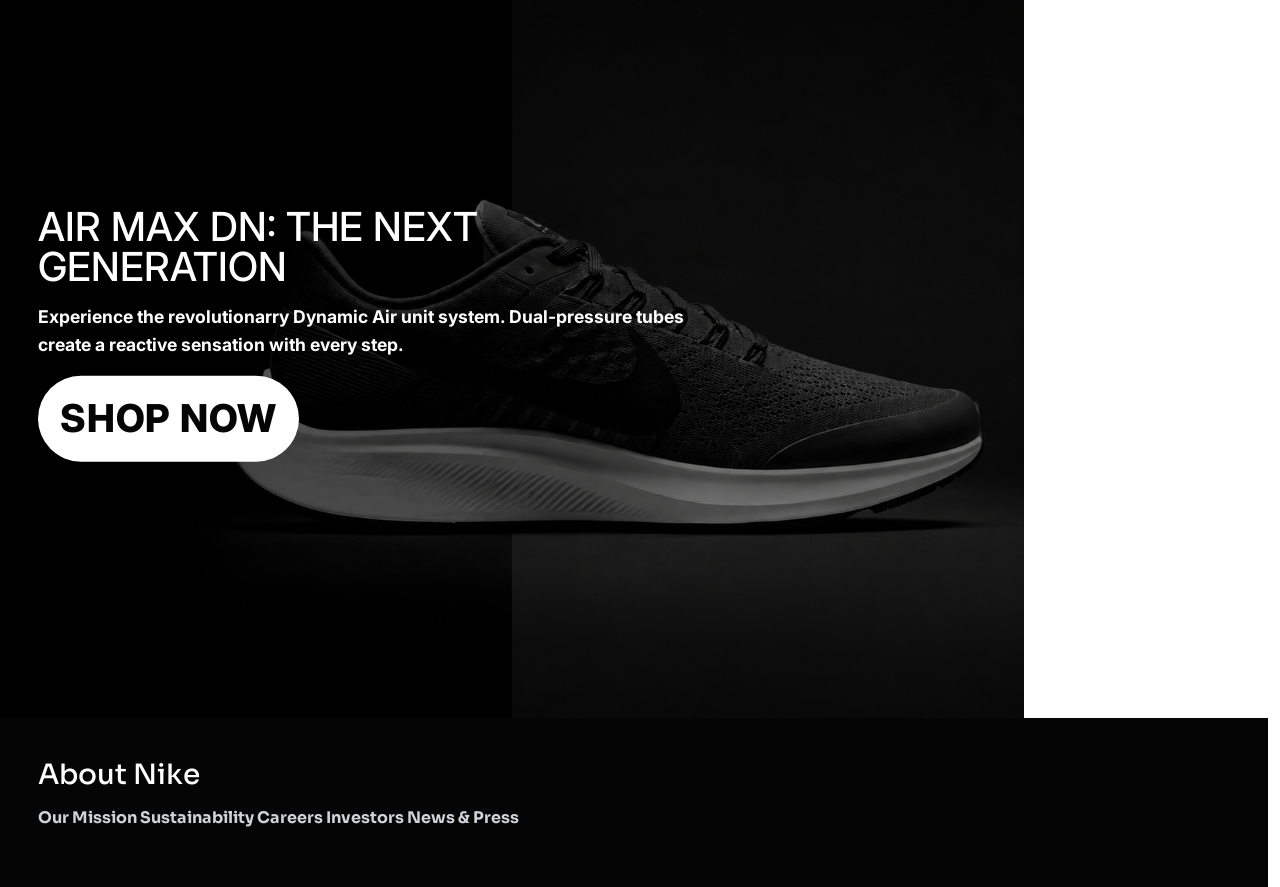
<file: new&featured-section.html>
<!DOCTYPE html>
<html lang="en">

<head>
    <meta charset="UTF-8">
    <meta name="viewport" content="width=device-width, initial-scale=1.0">
    <title>Nike</title>
    <link rel="stylesheet" href="https://cdnjs.cloudflare.com/ajax/libs/font-awesome/6.5.0/css/all.min.css">
    <link rel="icon" href="img/nike-logo-4.webp">
    <link href="https://cdn.jsdelivr.net/npm/bootstrap@5.3.7/dist/css/bootstrap.min.css" rel="stylesheet">
    <script src="https://cdn.jsdelivr.net/npm/bootstrap@5.3.7/dist/js/bootstrap.bundle.min.js"></script>
    <link rel="stylesheet" href="Nike.css">
</head>

<body>
    <nav class="navbar navbar-expand-lg navbar-light bg-light header">
        <div class="container-fluid">

            <a class="navbar-brand" href="index.html">
                <h1 class="m-0">Nike</h1>
            </a>

            <button class="navbar-toggler" type="button" data-bs-toggle="collapse" data-bs-target="#navbarContent"
                aria-controls="navbarContent" aria-expanded="false" aria-label="Toggle navigation">
                <span class="navbar-toggler-icon"></span>
            </button>

            <div class="collapse navbar-collapse" id="navbarContent">

                <div class="navbar-nav mx-auto">
                    <a class="nav-link" href="new&featured-section.html">NEW & FEATURED</a>
                    <a class="nav-link" href="men-section.html">MEN</a>
                    <a class="nav-link" href="women.html">WOMEN</a>
                    <a class="nav-link" href="kid.html">KIDS</a>
                    <a class="nav-link" href="sale.html">SALE</a>
                </div>

                <div class="d-flex gap-3 icon">
                    <a href="fav.html" class="text-dark">
                        <i class="fas fa-heart"></i>
                    </a>

                    <a href="bag1.html" class="text-dark">
                        <i class="fas fa-shopping-bag"></i>
                    </a>

                    <a href="profile.html" class="text-dark">
                        <i class="fas fa-user"></i>
                    </a>
                </div>

            </div>
        </div>
    </nav>

    <div class="footwear-header">
        <h1 class="footwear-title">FOOTWEAR</h1>
        <div class="footwear-meta">
            <span class="results-count">32 RESULTS FOUND</span>
            <div class="divider-line"></div>
            <div class="sort-by">
                SORT BY <span class="arrow">&#8964;</span>
            </div>
        </div>
    </div>

    <div class="row new-featured-section">
        <div class="category">
            <h3>CATEGORY</h3>
            <div class="checkbox-box">
                <label><input type="checkbox"> Life style</label>
                <label><input type="checkbox"> Running</label>
                <label><input type="checkbox"> Basketball</label>
                <label><input type="checkbox"> Training & Gym</label>
            </div>
            <h3>SHOP BY PRICE</h3>
            <div class="checkbox-box">
                <label><input type="checkbox"> $0 - $100</label>
                <label><input type="checkbox"> $100 - $150</label>
                <label><input type="checkbox"> Over $150</label>
            </div>
            <h3>COLOR</h3>
            <div class="color">
                <button class="black-box" id="black-box"></button>
                <button class="white-box" id="white-box"></button>
                <button class="red-box" id="red-box"></button>
                <button class="blue-box" id="blue-box"></button>
                <button class="green-box" id="green-box"></button>
                <button class="gray-box" id="gray-box"></button>
            </div>
            <h3>SIZE</h3>
            <div class="size">
                <button class="size-btn" id="size-btn">US 7</button>
                <button class="size-btn" id="size-btn">US 7.5</button>
                <button class="size-btn" id="size-btn">US 8</button>
                <button class="size-btn" id="size-btn">US 8.5</button>
                <button class="size-btn" id="size-btn">US 9</button>
                <button class="size-btn" id="size-btn">US 9.5</button>
                <button class="size-btn" id="size-btn">US 10</button>
                <button class="size-btn" id="size-btn">US 10.5</button>
                <button class="size-btn" id="size-btn">US 11</button>
                <button class="size-btn" id="size-btn">US 11.5</button>
            </div>
        </div>
        <div class="row men-foot-wear">
            <div class="box">
                <a href="productDetailedPage.html?id=1">
                    <div class="card">
                        <img src="img/nike air max dn.png" alt="">
                        <h3>Nike Air Max Dn</h3>
                        <p>Lifestyle shoes</p>
                        <h4>$160</h4>
                    </div>
                </a>

                <a href="productDetailedPage.html?id=2">
                    <div class="card">
                        <img src="img/Dunk low.png" alt="">
                        <h3>Nike Dunk Low</h3>
                        <p>Lifestyle shoes</p>
                        <h4>$115</h4>
                    </div>
                </a>

                <a href="productDetailedPage.html?id=3">
                    <div class="card">
                        <img src="img/Nike Pegasus.jpg" alt="">
                        <h3>Nike Pegasus 41</h3>
                        <p>Road Running Shoes</p>
                        <h4>$140</h4>
                    </div>
                </a>

                <a href="productDetailedPage.html?id=4">
                    <div class="card">
                        <img src="img/nike air force 1.png" alt="">
                        <h3>Nike Air Force 1 '07</h3>
                        <p>Men's Shoes</p>
                        <h4>$115</h4>
                    </div>
                </a>

                <a href="productDetailedPage.html?id=5">
                    <div class="card">
                        <img src="img/Nike blazer mid '77.png" alt="">
                        <h3>Nike Blazer Mid '77</h3>
                        <p>Vintage Life Style</p>
                        <h4>$105</h4>
                    </div>
                </a>

                <a href="productDetailedPage.html?id=6">
                    <div class="card">
                        <img src="img/Nike metcon 9.png" alt="">
                        <h3>Nike Metcon 9</h3>
                        <p>Training Shoes</p>
                        <h4>$150</h4>
                    </div>
                </a>
            </div>
        </div>
    </div>

    <div class="load-more-btn">
        <button>LOAD MORE</button>
    </div>

    <div class="ads">
        <img src="img/new-feature-dn.png" alt="">
        <div class="ads-content">
            <h1>AIR MAX DN: THE NEXT <br> GENERATION</h1>
            <p>
                Experience the revolutionarry Dynamic Air unit system. Dual-pressure tubes <br>
                create a reactive sensation with every step.
            </p>
            <button>SHOP NOW</button>
        </div>
    </div>

    <footer class="row footer">
        <div class="footer col-12">
            <h3>About Nike</h3>
            <p>Our Mission Sustainability Careers Investors News & Press</p>
        </div>
    </footer>
</body>

</html>
</file>
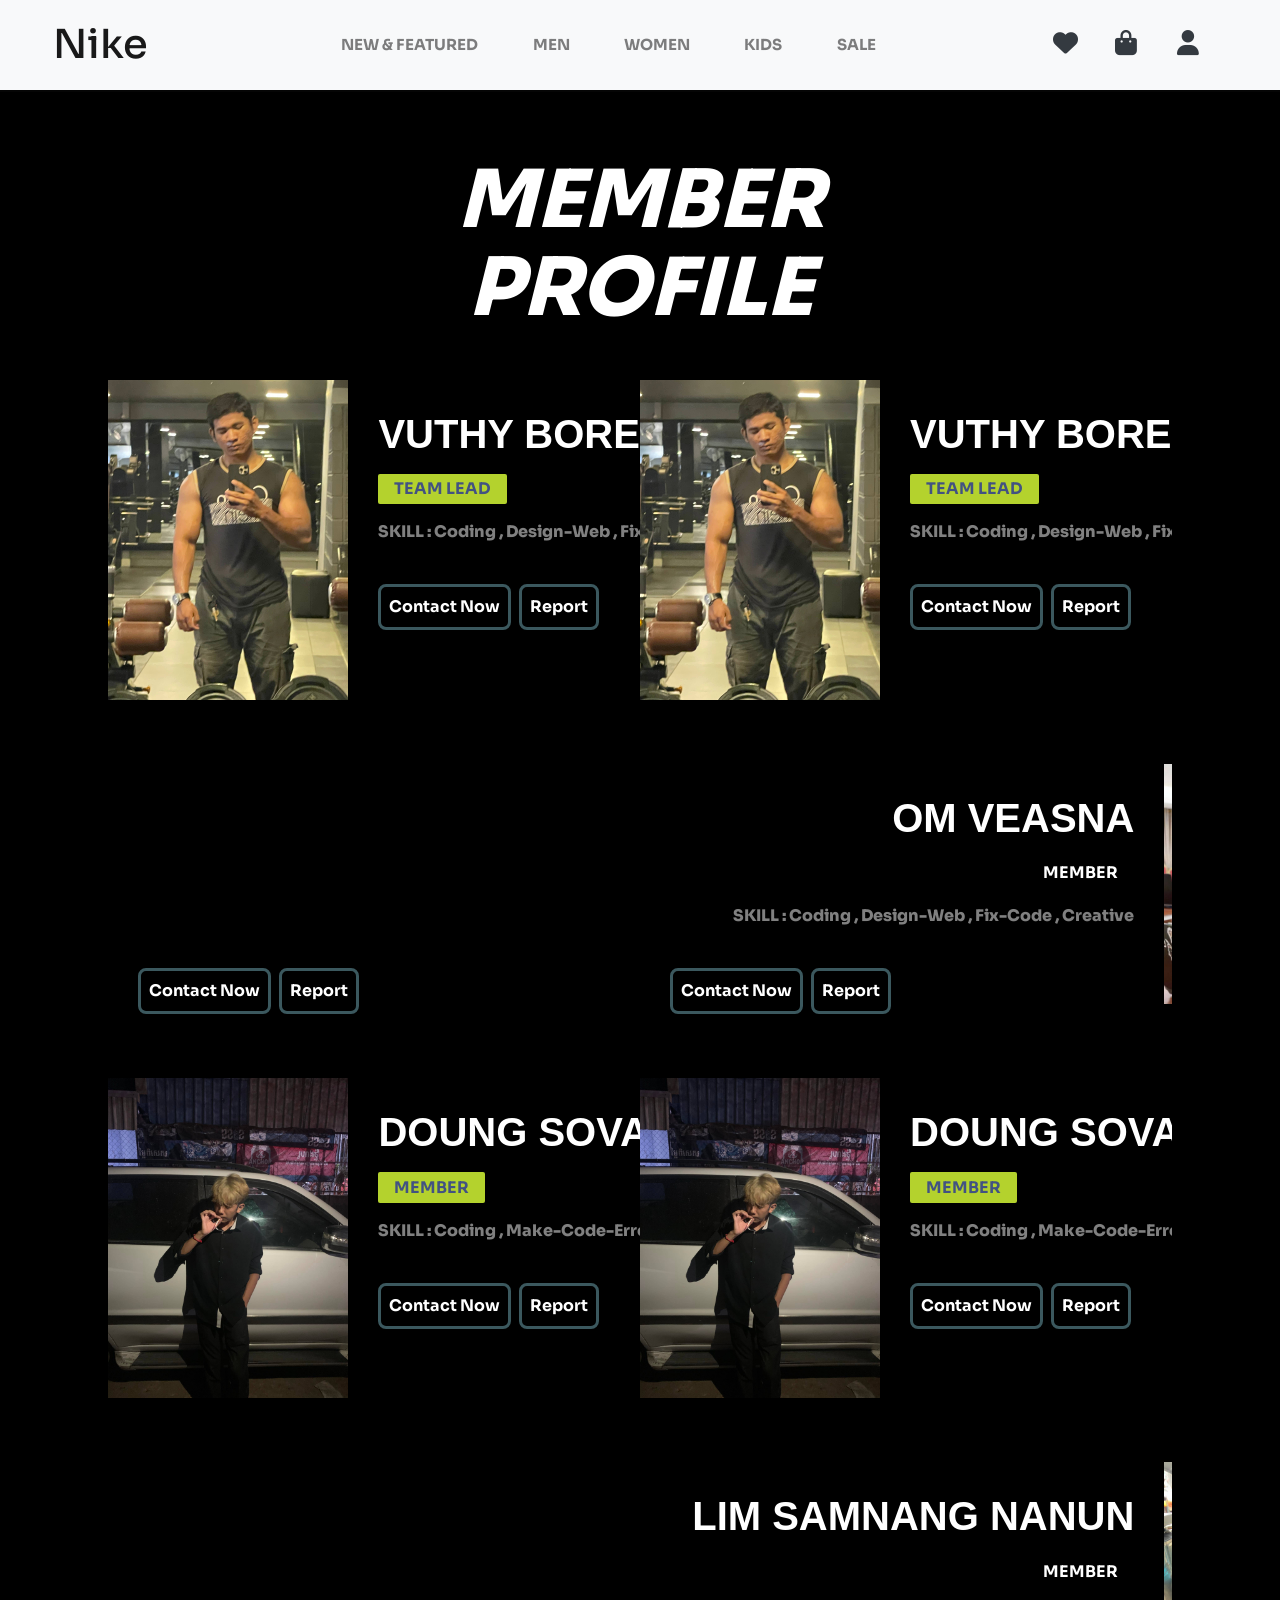
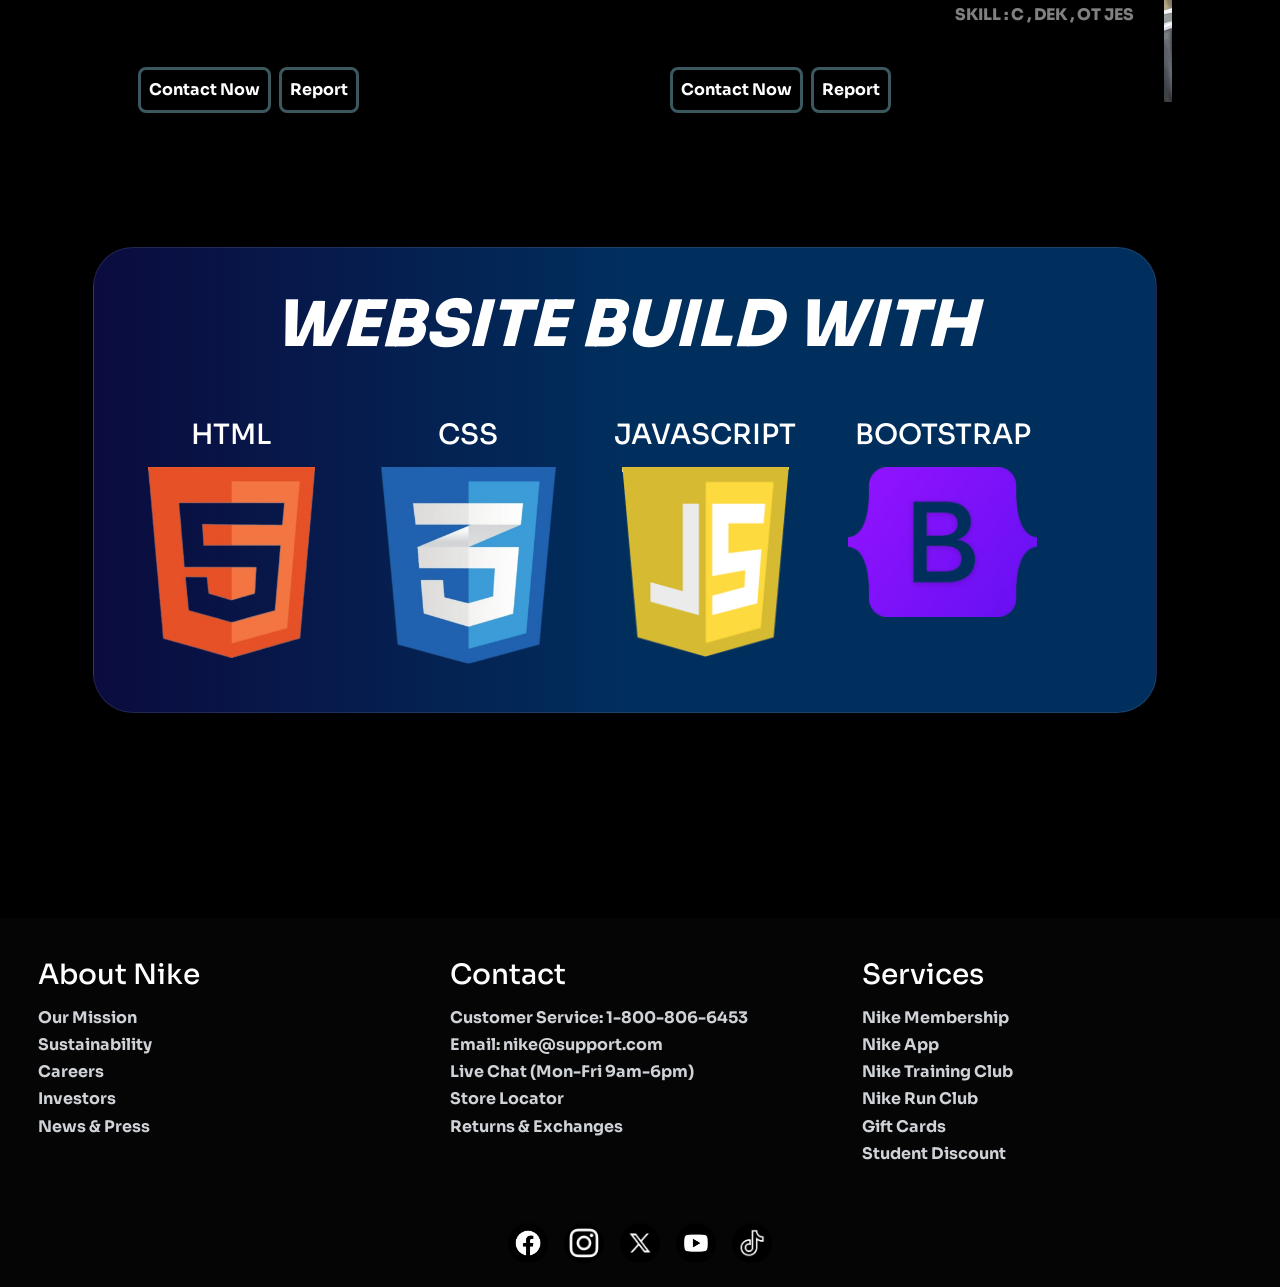
<file: profile.html>
<!DOCTYPE html>
<html lang="en">

<head>
    <meta charset="UTF-8">
    <meta name="viewport" content="width=device-width, initial-scale=1.0">
    <title>Nike</title>
    <link rel="icon" href="img/nike-logo-4.webp">
    <link rel="stylesheet" href="bootstrap.min.css">
    <script src="https://cdn.jsdelivr.net/npm/bootstrap@5.3.7/dist/js/bootstrap.bundle.min.js"></script>
    <link rel="stylesheet" href="https://cdnjs.cloudflare.com/ajax/libs/font-awesome/6.5.0/css/all.min.css">
    <link rel="stylesheet" href="Nike.css">

    <style>
        a {
            color: inherit;
            text-decoration: none;
        }

        body {
            background-color: black;
            color: inherit;
        }

        * {
            padding: 0;
            margin: 0;
        }

        .member-name {
            font-family: "Josefin Sans", sans-serif;
            color: rgb(255, 255, 255);
        }

        .website-build {
            font-family: "Akt", "Inter", sans-serif;
        }

        .group-position {
            background-color: rgb(180, 210, 45);
            color: rgb(66, 82, 130);
            border-radius: 2px;
            text-align: center;
            margin-left: 0px;
        }

        .group-position-2 {
            background-color: black;
            color: white;
            border-radius: 2px;
            text-align: center;
        }

        .member-info {
            padding-top: 30px;
            padding-right: 30px;
            padding-left: 30px;
        }

        .member-info-2 {
            padding-top: 30px;
            padding-right: 30px;
            padding-left: 30px;
            text-align: right;
            align-items: flex-end;
        }

        .btn_profile {
            display: flex;
            gap: 0.5rem;
            flex-wrap: wrap;
            padding-top: 1.5rem;
        }

        .btn_profile-2 {
            display: flex;
            gap: 0.5rem;
            flex-wrap: wrap;
        }

        .carousel-project {
            overflow: hidden;
            display: flex;
            flex-wrap: nowrap;
            width: 100%;
        }

        .carousel-project::-webkit-scrollbar {
            display: none;
        }

        .carousel-group {
            display: flex;
            flex-wrap: nowrap;
            width: max-content;
            animation: scroll 15s linear infinite;
        }

        .carousel-group-2 {
            display: flex;
            flex-wrap: nowrap;
            width: max-content;
            animation: back 14s linear infinite;
        }

        .carousel-group-3 {
            animation: up_down 15s linear infinite;
        }

        .carousel-group-4 {
            animation: down_up 15s linear infinite;
        }

        @keyframes up_down {
            50% {
                transform: translateY(40%);
            }

            100% {
                transform: translateY(0);
            }
        }

        @keyframes down_up {
            50% {
                transform: translateY(-40%);
            }

            100% {
                transform: translateY(0);
            }
        }

        @keyframes back {
            0% {
                transform: translateX(-100%);
            }

            100% {
                transform: translateX(0);
            }
        }

        @keyframes scroll {
            0% {
                transform: translateX(0);
            }

            100% {
                transform: translateX(-100%);
            }
        }

        .pro-item {
            flex: 0 0 15em;
            gap: 2em;
        }

        .pro-item-2 {
            flex: 0 0 66em;
            gap: 2em;
        }

        .gradient {
            background: #2774ae;
            background: linear-gradient(to right,
                    #313184, #002E5D, #002E5D);
        }

        .gradient-2 {
            background: #2774ae;
            background: linear-gradient(to right,
                    #0b0b3e, #002E5D, #002E5D);
        }

        .card-web {
            position: relative;
        }

        .btn_profile button {
            border-radius: 8px;
            padding: 8px;
            border: 3px solid #3B585E;
            background-color: black;
            color: white;
        }
    </style>
</head>

<body>
    <nav class="navbar navbar-expand-lg navbar-light bg-light header">
        <div class="container-fluid">

            <a class="navbar-brand" href="index.html">
                <h1 class="m-0">Nike</h1>
            </a>

            <button class="navbar-toggler" type="button" data-bs-toggle="collapse" data-bs-target="#navbarContent"
                aria-controls="navbarContent" aria-expanded="false" aria-label="Toggle navigation">
                <span class="navbar-toggler-icon"></span>
            </button>

            <div class="collapse navbar-collapse" id="navbarContent">

                <div class="navbar-nav mx-auto">
                    <a class="nav-link" href="new&featured-section.html">NEW & FEATURED</a>
                    <a class="nav-link" href="men-section.html">MEN</a>
                    <a class="nav-link" href="women.html">WOMEN</a>
                    <a class="nav-link" href="kid.html">KIDS</a>
                    <a class="nav-link" href="sale.html">SALE</a>
                </div>

                <div class="d-flex gap-3 icon">
                    <a href="fav.html" class="text-dark">
                        <i class="fas fa-heart"></i>
                    </a>

                    <a href="bag1.html" class="text-dark">
                        <i class="fas fa-shopping-bag"></i>
                    </a>

                    <a href="profile.html" class="text-dark">
                        <i class="fas fa-user"></i>
                    </a>
                </div>

            </div>
        </div>
    </nav>

    <div class="container" style="color: rgb(255, 255, 255); padding: 2rem var(--page-pad) 0;">
        <h1 class="footwear-title"
            style="text-align: center; font-size: clamp(2.5rem, 7vw, 5rem); line-height: 1.1; margin-top: 2rem;">MEMBER
            <br> PROFILE
        </h1>
    </div>

    <div class="container" style="padding: 2rem var(--page-pad);">
        <div class="carousel-project">
            <div class="carousel-group">
                <div class="pro-item">
                    <img src="img/b_vathana.jpg" alt="Vuthy Boreyvathana">
                </div>
                <div class="pro-item-2">
                    <div class="member-info">
                        <h1 class="member-name"><b>VUTHY BOREYVATHANA</b></h1>
                        <div style="display: flex; margin: 1rem 0;">
                            <div class="group-position" style="padding: 0.2rem 1rem; font-weight: bold;">TEAM LEAD</div>
                        </div>
                        <p style="color: grey; margin-bottom: 1rem;"><b>SKILL : Coding , Design-Web , Fix-Code ,
                                Creative</b></p>
                        <div class="btn_profile">
                            <button>Contact Now</button>
                            <button>Report</button>
                        </div>
                    </div>
                </div>
            </div>
            <div aria-hidden class="carousel-group">
                <div class="pro-item">
                    <img src="img/b_vathana.jpg" alt="Vuthy Boreyvathana">
                </div>
                <div class="pro-item-2">
                    <div class="member-info">
                        <h1 class="member-name"><b>VUTHY BOREYVATHANA</b></h1>
                        <div style="display: flex; margin: 1rem 0;">
                            <div class="group-position" style="padding: 0.2rem 1rem; font-weight: bold;">TEAM LEAD</div>
                        </div>
                        <p style="color: grey; margin-bottom: 1rem;"><b>SKILL : Coding , Design-Web , Fix-Code ,
                                Creative</b></p>
                        <div class="btn_profile">
                            <button>Contact Now</button>
                            <button>Report</button>
                        </div>
                    </div>
                </div>
            </div>
        </div>
    </div>

    <div class="container" style="padding: 2rem var(--page-pad);">
        <div class="carousel-project">
            <div class="carousel-group-2">
                <div class="pro-item-2">
                    <div class="member-info-2">
                        <h1 class="member-name"><b>OM VEASNA</b></h1>
                        <div style="display: flex; justify-content: flex-end; margin: 1rem 0;">
                            <div class="group-position-2" style="padding: 0.2rem 1rem; font-weight: bold;">MEMBER</div>
                        </div>
                        <p style="color: grey; margin-bottom: 1rem;"><b>SKILL : Coding , Design-Web , Fix-Code ,
                                Creative</b></p>
                        <div class="btn_profile">
                            <button>Contact Now</button>
                            <button>Report</button>
                        </div>
                    </div>
                </div>
                <div class="pro-item">
                    <img src="img/veasna.jpg" alt="Om Veasna">
                </div>
            </div>
            <div aria-hidden class="carousel-group-2">
                <div class="pro-item-2">
                    <div class="member-info-2">
                        <h1 class="member-name"><b>OM VEASNA</b></h1>
                        <div style="display: flex; justify-content: flex-end; margin: 1rem 0;">
                            <div class="group-position-2" style="padding: 0.2rem 1rem; font-weight: bold;">MEMBER</div>
                        </div>
                        <p style="color: grey; margin-bottom: 1rem;"><b>SKILL : Coding , Design-Web , Fix-Code ,
                                Creative</b></p>
                        <div class="btn_profile">
                            <button>Contact Now</button>
                            <button>Report</button>
                        </div>
                    </div>
                </div>
                <div class="pro-item">
                    <img src="img/veasna.jpg" alt="Om Veasna">
                </div>
            </div>
        </div>
    </div>

    <div class="container" style="padding: 2rem var(--page-pad);">
        <div class="carousel-project">
            <div class="carousel-group">
                <div class="pro-item">
                    <img src="img/vanna.jpg" alt="Doung Sovanna">
                </div>
                <div class="pro-item-2">
                    <div class="member-info">
                        <h1 class="member-name"><b>DOUNG SOVANNA</b></h1>
                        <div style="display: flex; margin: 1rem 0;">
                            <div class="group-position" style="padding: 0.2rem 1rem; font-weight: bold;">MEMBER</div>
                        </div>
                        <p style="color: grey; margin-bottom: 1rem;"><b>SKILL : Coding , Make-Code-Error , Lazy</b></p>
                        <div class="btn_profile">
                            <button>Contact Now</button>
                            <button>Report</button>
                        </div>
                    </div>
                </div>
            </div>
            <div aria-hidden class="carousel-group">
                <div class="pro-item">
                    <img src="img/vanna.jpg" alt="Doung Sovanna">
                </div>
                <div class="pro-item-2">
                    <div class="member-info">
                        <h1 class="member-name"><b>DOUNG SOVANNA</b></h1>
                        <div style="display: flex; margin: 1rem 0;">
                            <div class="group-position" style="padding: 0.2rem 1rem; font-weight: bold;">MEMBER</div>
                        </div>
                        <p style="color: grey; margin-bottom: 1rem;"><b>SKILL : Coding , Make-Code-Error , Lazy</b></p>
                        <div class="btn_profile">
                            <button>Contact Now</button>
                            <button>Report</button>
                        </div>
                    </div>
                </div>
            </div>
        </div>
    </div>

    <div class="container" style="padding: 2rem var(--page-pad);">
        <div class="carousel-project">
            <div class="carousel-group-2">
                <div class="pro-item-2">
                    <div class="member-info-2">
                        <h1 class="member-name"><b>LIM SAMNANG NANUN</b></h1>
                        <div style="display: flex; justify-content: flex-end; margin: 1rem 0;">
                            <div class="group-position-2" style="padding: 0.2rem 1rem; font-weight: bold;">MEMBER</div>
                        </div>
                        <p style="color: grey; margin-bottom: 1rem;"><b>SKILL : C , DEK , OT JES</b></p>
                        <div class="btn_profile">
                            <button>Contact Now</button>
                            <button>Report</button>
                        </div>
                    </div>
                </div>
                <div class="pro-item">
                    <img src="img/kmab.jpg" alt="Lim Samnang Nanun">
                </div>
            </div>
            <div aria-hidden class="carousel-group-2">
                <div class="pro-item-2">
                    <div class="member-info-2">
                        <h1 class="member-name"><b>LIM SAMNANG NANUN</b></h1>
                        <div style="display: flex; justify-content: flex-end; margin: 1rem 0;">
                            <div class="group-position-2" style="padding: 0.2rem 1rem; font-weight: bold;">MEMBER</div>
                        </div>
                        <p style="color: grey; margin-bottom: 1rem;"><b>SKILL : C , DEK , OT JES</b></p>
                        <div class="btn_profile">
                            <button>Contact Now</button>
                            <button>Report</button>
                        </div>
                    </div>
                </div>
                <div class="pro-item">
                    <img src="img/kmab.jpg" alt="Lim Samnang Nanun">
                </div>
            </div>
        </div>
    </div>

    <div class="container" style="padding: var(--section-pad) var(--page-pad);">
        <div class="row gradient-2"
            style="padding: 3rem var(--page-pad); border-radius: 40px; border: 1px solid rgba(255,255,255,0.1);">
            <div style="width: 100%; text-align: center; margin-bottom: 3rem;">
                <h1 class="footwear-title" style="font-size: clamp(2rem, 5vw, 4rem); color: white;"><b>WEBSITE BUILD
                        WITH</b></h1>
            </div>
            <div
                style="display: flex; align-items: flex-start; justify-content: center; flex-wrap: wrap; gap: 2.5rem; color: white; text-align: center;">
                <div class="carousel-group-3 pro-item" style="flex: 1; min-width: 140px; max-width: 200px;">
                    <h3 style="margin-bottom: 1rem;">HTML</h3>
                    <img src="img/html1.png" alt="HTML" style="margin:  auto; width: 85%;">
                </div>
                <div class="carousel-group-4 pro-item" style="flex: 1; min-width: 140px; max-width: 200px;">
                    <h3 style="margin-bottom: 1rem;">CSS</h3>
                    <img src="img/css-pic.png" alt="CSS" style="margin:  auto; width: 100%;">
                </div>
                <div class="carousel-group-3 pro-item" style="flex: 1; min-width: 140px; max-width: 200px;">
                    <h3 style="margin-bottom: 1rem;">JAVASCRIPT</h3>
                    <img src="img/img_js.png" alt="JS" style="margin:  auto; width: 85%;">
                </div>
                <div class="carousel-group-4 pro-item" style="flex: 1; min-width: 140px; max-width: 200px;">
                    <h3 style="margin-bottom: 1rem;">BOOTSTRAP</h3>
                    <img src="img/bs.png" alt="Bootstrap"
                        style="margin:  auto; width: 100%; max-height: 150px; object-fit: contain;">
                </div>
            </div>
        </div>
    </div>

    <footer>
        <div class="footer">
            <h3>About Nike</h3>
            <p>
                Our Mission<br>
                Sustainability<br>
                Careers<br>
                Investors<br>
                News & Press
            </p>
        </div>
        <div class="footer">
            <h3>Contact</h3>
            <p>
                Customer Service: 1-800-806-6453 <br>
                Email: nike@support.com <br>
                Live Chat (Mon-Fri 9am-6pm) <br>
                Store Locator <br>
                Returns & Exchanges <br>
            </p>
        </div>
        <div class="footer">
            <h3>Services</h3>
            <p>
                Nike Membership<br>
                Nike App<br>
                Nike Training Club<br>
                Nike Run Club<br>
                Gift Cards<br>
                Student Discount
            </p>
        </div>
    </footer>

    <div class="social-media-icon">
        <a href="https://www.facebook.com/nike" target="_blank">
            <img src="img/facebook.jpg" alt="Facebook">
        </a>
        <a href="https://www.instagram.com/nike" target="_blank">
            <img src="img/insta.jpg" alt="Instagram">
        </a>
        <a href="https://www.twitter.com/nike" target="_blank">
            <img src="img/x.jpg" alt="Twitter">
        </a>
        <a href="https://www.youtube.com/nike" target="_blank">
            <img src="img/youtube.jpg" alt="YouTube">
        </a>
        <a href="https://www.tiktok.com/@nike" target="_blank">
            <img src="img/tiktok.jpg" alt="TikTok">
        </a>
    </div>

    <script>
        const menuToggle = document.getElementById('menu-toggle');
        const navBar = document.getElementById('nav-bar');

        menuToggle.addEventListener('click', () => {
            navBar.classList.toggle('active');
        });
    </script>
    <script src="check-in.js"></script>
</body>

</html>
</file>
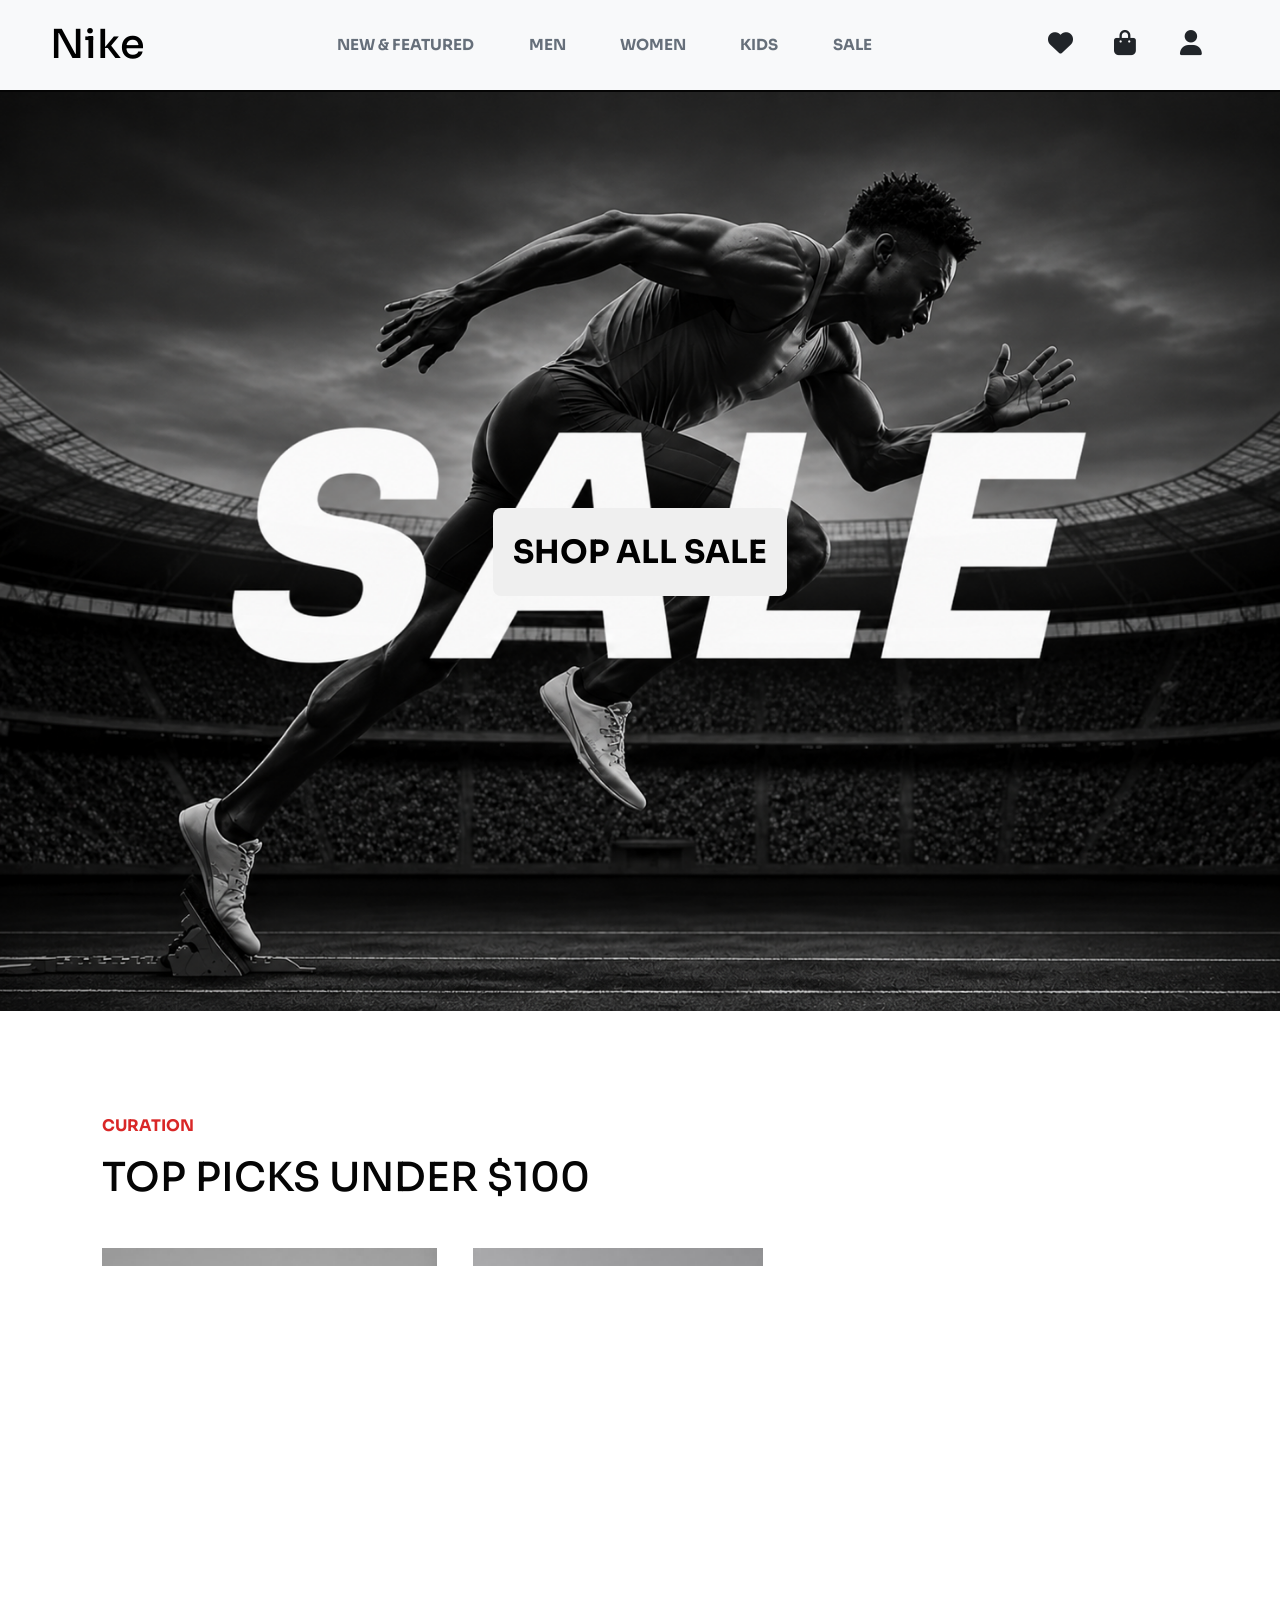
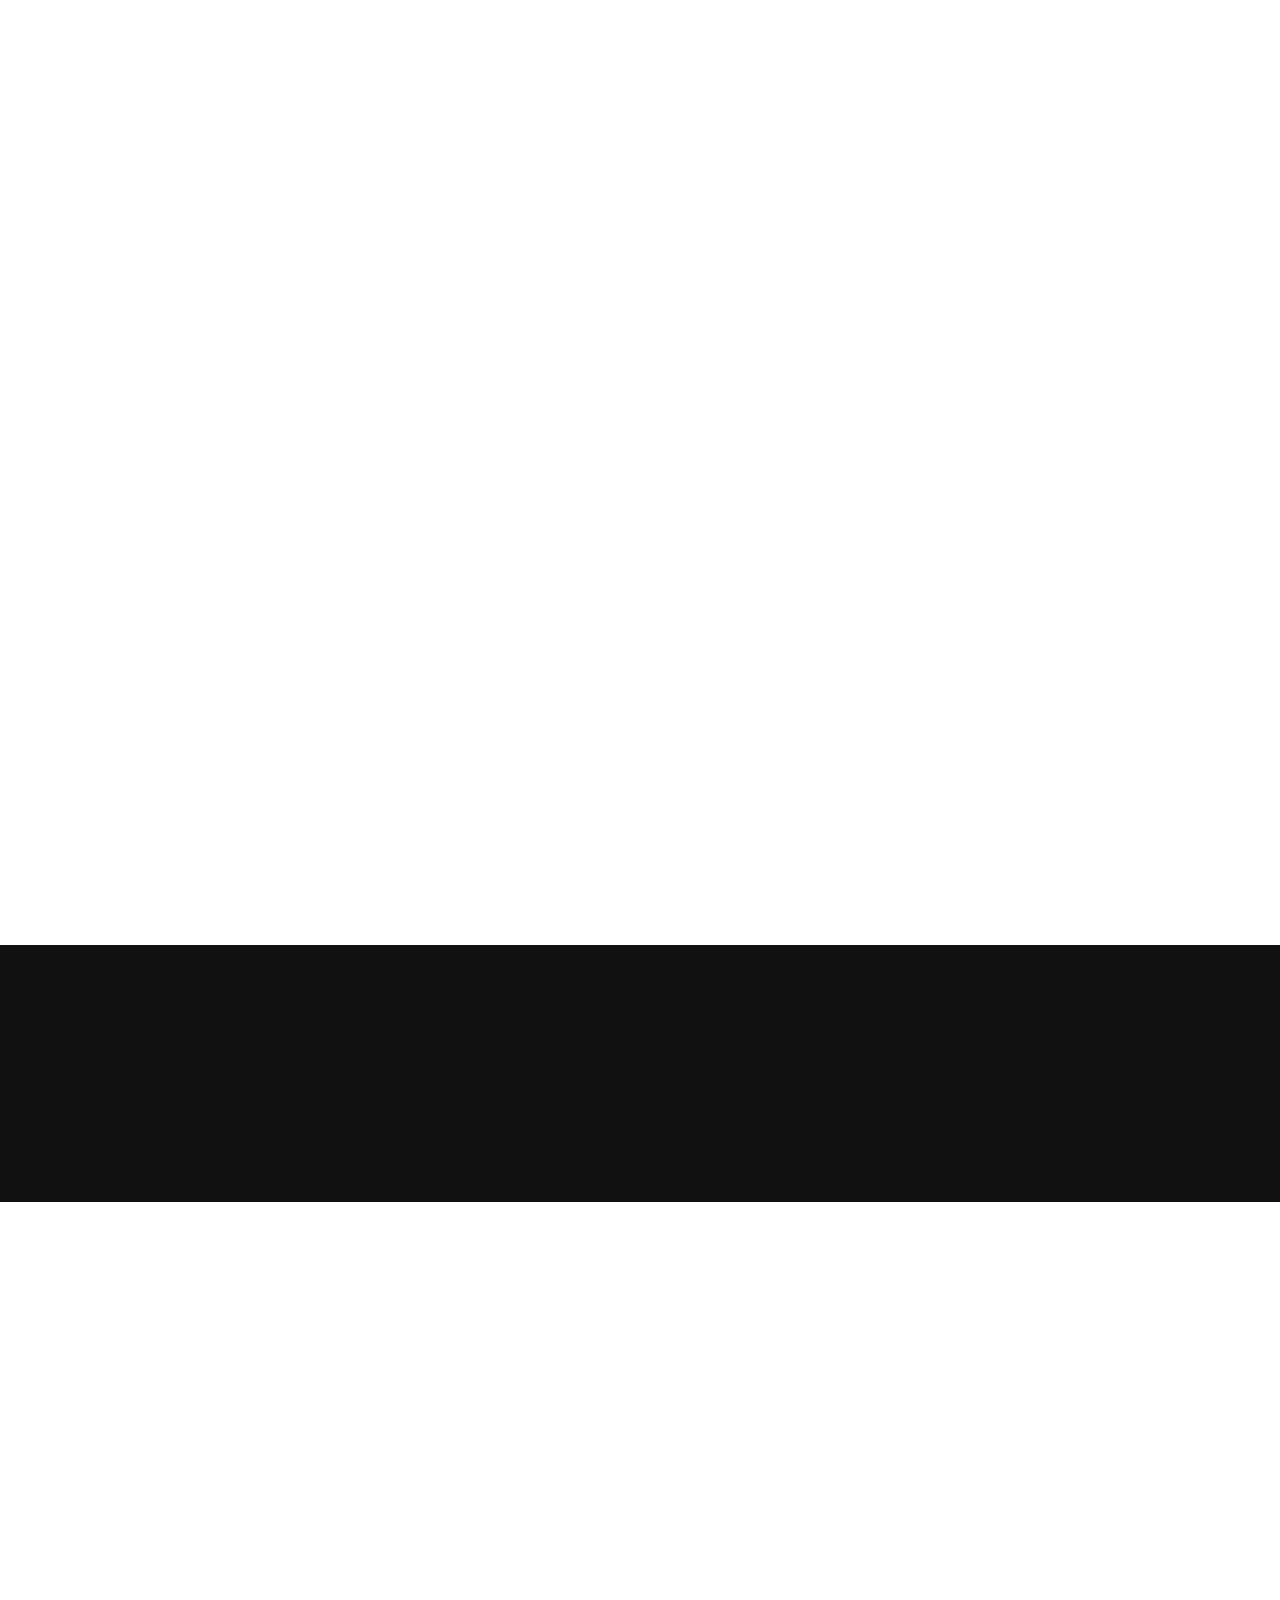
<file: sale.html>
<!DOCTYPE html>
<html lang="en">

<head>
    <meta charset="UTF-8">
    <meta name="viewport" content="width=device-width, initial-scale=1.0">
    <title>Nike</title>
    <link rel="stylesheet" href="https://cdnjs.cloudflare.com/ajax/libs/font-awesome/6.5.0/css/all.min.css">
    <link rel="icon" href="img/nike-logo-4.webp">
    <link href="https://cdn.jsdelivr.net/npm/bootstrap@5.3.7/dist/css/bootstrap.min.css" rel="stylesheet">
    <script src="https://cdn.jsdelivr.net/npm/bootstrap@5.3.7/dist/js/bootstrap.bundle.min.js"></script>
    <link rel="stylesheet" href="Nike.css">
</head>

<body>
    <nav class="navbar navbar-expand-lg navbar-light bg-light header">
        <div class="container-fluid">

            <a class="navbar-brand" href="index.html">
                <h1 class="m-0">Nike</h1>
            </a>

            <button class="navbar-toggler" type="button" data-bs-toggle="collapse" data-bs-target="#navbarContent"
                aria-controls="navbarContent" aria-expanded="false" aria-label="Toggle navigation">
                <span class="navbar-toggler-icon"></span>
            </button>

            <div class="collapse navbar-collapse" id="navbarContent">

                <div class="navbar-nav mx-auto">
                    <a class="nav-link" href="new&featured-section.html">NEW & FEATURED</a>
                    <a class="nav-link" href="men-section.html">MEN</a>
                    <a class="nav-link" href="women.html">WOMEN</a>
                    <a class="nav-link" href="kid.html">KIDS</a>
                    <a class="nav-link" href="sale.html">SALE</a>
                </div>

                <div class="d-flex gap-3 icon">
                    <a href="fav.html" class="text-dark">
                        <i class="fas fa-heart"></i>
                    </a>

                    <a href="bag1.html" class="text-dark">
                        <i class="fas fa-shopping-bag"></i>
                    </a>

                    <a href="profile.html" class="text-dark">
                        <i class="fas fa-user"></i>
                    </a>
                </div>

            </div>
        </div>
    </nav>

    <div class="sale-hero">
        <img src="img/sale-hero1.png" alt="">
        <div class="sale-hero-text">
            <button>SHOP ALL SALE</button>
        </div>
    </div>

    <div class="sale-subBody">
        <div class="subBody-text">
            <p>CURATION</p>
            <h1>TOP PICKS UNDER $100</h1>
        </div>
        <div class="subBody-box">
            <div class="subBody-card">
                <img src="img/nike air force 1.png" alt="">
                <h3>NIKE AIR FORCE 1 '07</h3>
                <p>Men's Shoes</p>
                <h3>$85 <s>$115</s></h3>
            </div>
            <div class="subBody-card">
                <img src="img/Nike blazer mid '77.png" alt="">
                <h3>NIKE BLAZER MID '77</h3>
                <p>Vintage Essentials</p>
                <h3>$75 <s>$100</s></h3>
            </div>
            <div class="subBody-card">
                <img src="img/Nike Pegasus.jpg
                " alt="">
                <h3>NIKE PEGASUS</h3>
                <p>Performance</p>
                <h3>$95 <s>$130</s></h3>
            </div>
        </div>
    </div>
    </div>

    <div class="deSub-img-container">
        <div class="sale-img-container">
            <img src="img/men-section-hero-header.png" alt="">
            <a href="men-section.html">
                <button>SHOP MEN</button>
            </a>
        </div>
        <div class="sale-img-container">
            <img src="img/women hero header.png" alt="">
            <a href="women.html">
                <button>SHOP WOMEN</button>
            </a>
        </div>
    </div>

    <div class="sale-section">
        <h1>KIDS' GEAR</h1>
        <button>UP TO 50% OFF</button>
    </div>

    <div class="member-banner">
        <div class="member-banner-bg">20%</div>
        <div class="member-left">
            <p class="member-label">NIKE MEMBER EXCLUSIVE</p>
            <h2 class="member-title">TAKE AN EXTRA 20% OFF<br>SALE STYLES</h2>
            <p class="member-sub">Use code <strong>MOVE20</strong> at checkout. Just for our members. Join the movement
                and get exclusive access to our biggest drops.</p>
        </div>
        <div class="member-actions">
            <button class="btn-join">JOIN US</button>
            <a href="login.html">
                <button class="btn-signin">SIGN IN</button>
            </a>
        </div>
    </div>

    <div class="info-strip">
        <div class="info-item">
            <h4>SHIPPING & DELIVERY</h4>
            <p>Free shipping for members on all orders. Standard delivery arrives in 3–5 business days.</p>
        </div>
        <div class="info-item">
            <h4>RETURNS</h4>
            <p>Return or exchange any item within 60 days. Easy returns for Nike Members.</p>
        </div>
        <div class="info-item">
            <h4>SUSTAINABILITY</h4>
            <p>Look for the "Sustainable Materials" badge on select sale items.</p>
        </div>
        <div class="info-item">
            <h4>NIKE APP</h4>
            <p>Download the app for first access to clearance drops and exclusive sale alerts.</p>
        </div>
    </div>
    <footer class="footer">
        <div class="footer col-12">
            <h3>About Nike</h3>
            <p>
                Our Mission
                Sustainability
                Careers
                Investors
                News & Press
            </p>
        </div>
        <div class="footer col-12">
            <h3>Contact</h3>
            <P>
                Customer Service: 1-800-806-6453 <br>
                Email: nike@support.com <br>
                Live Chat (Mon-Fri 9am-6pm) <br>
                Store Locator <br>
                Returns & Exchanges <br>
            </P>
        </div>
        <div class="footer col-12">
            <h3>Services</h3>
            <P>
                Nike Membership
                Nike App
                Nike Training Club
                Nike Run Club
                Gift Cards
                Student Discount
            </P>
        </div>
    </footer>

    <div class="social-media-icon">
        <a href="https://www.facebook.com/nike" target="_blank">
            <img src="img/facebook.jpg" alt="Facebook">
        </a>
        <a href="https://www.instagram.com/nike" target="_blank">
            <img src="img/insta.jpg" alt="Instagram">
        </a>
        <a href="https://www.twitter.com/nike" target="_blank">
            <img src="img/x.jpg" alt="Twitter">
        </a>
        <a href="https://www.youtube.com/nike" target="_blank">
            <img src="img/youtube.jpg" alt="YouTube">
        </a>
        <a href="https://www.tiktok.com/@nike" target="_blank">
            <img src="img/tiktok.jpg" alt="TikTok">
        </a>
    </div>

</body>

</html>
</file>
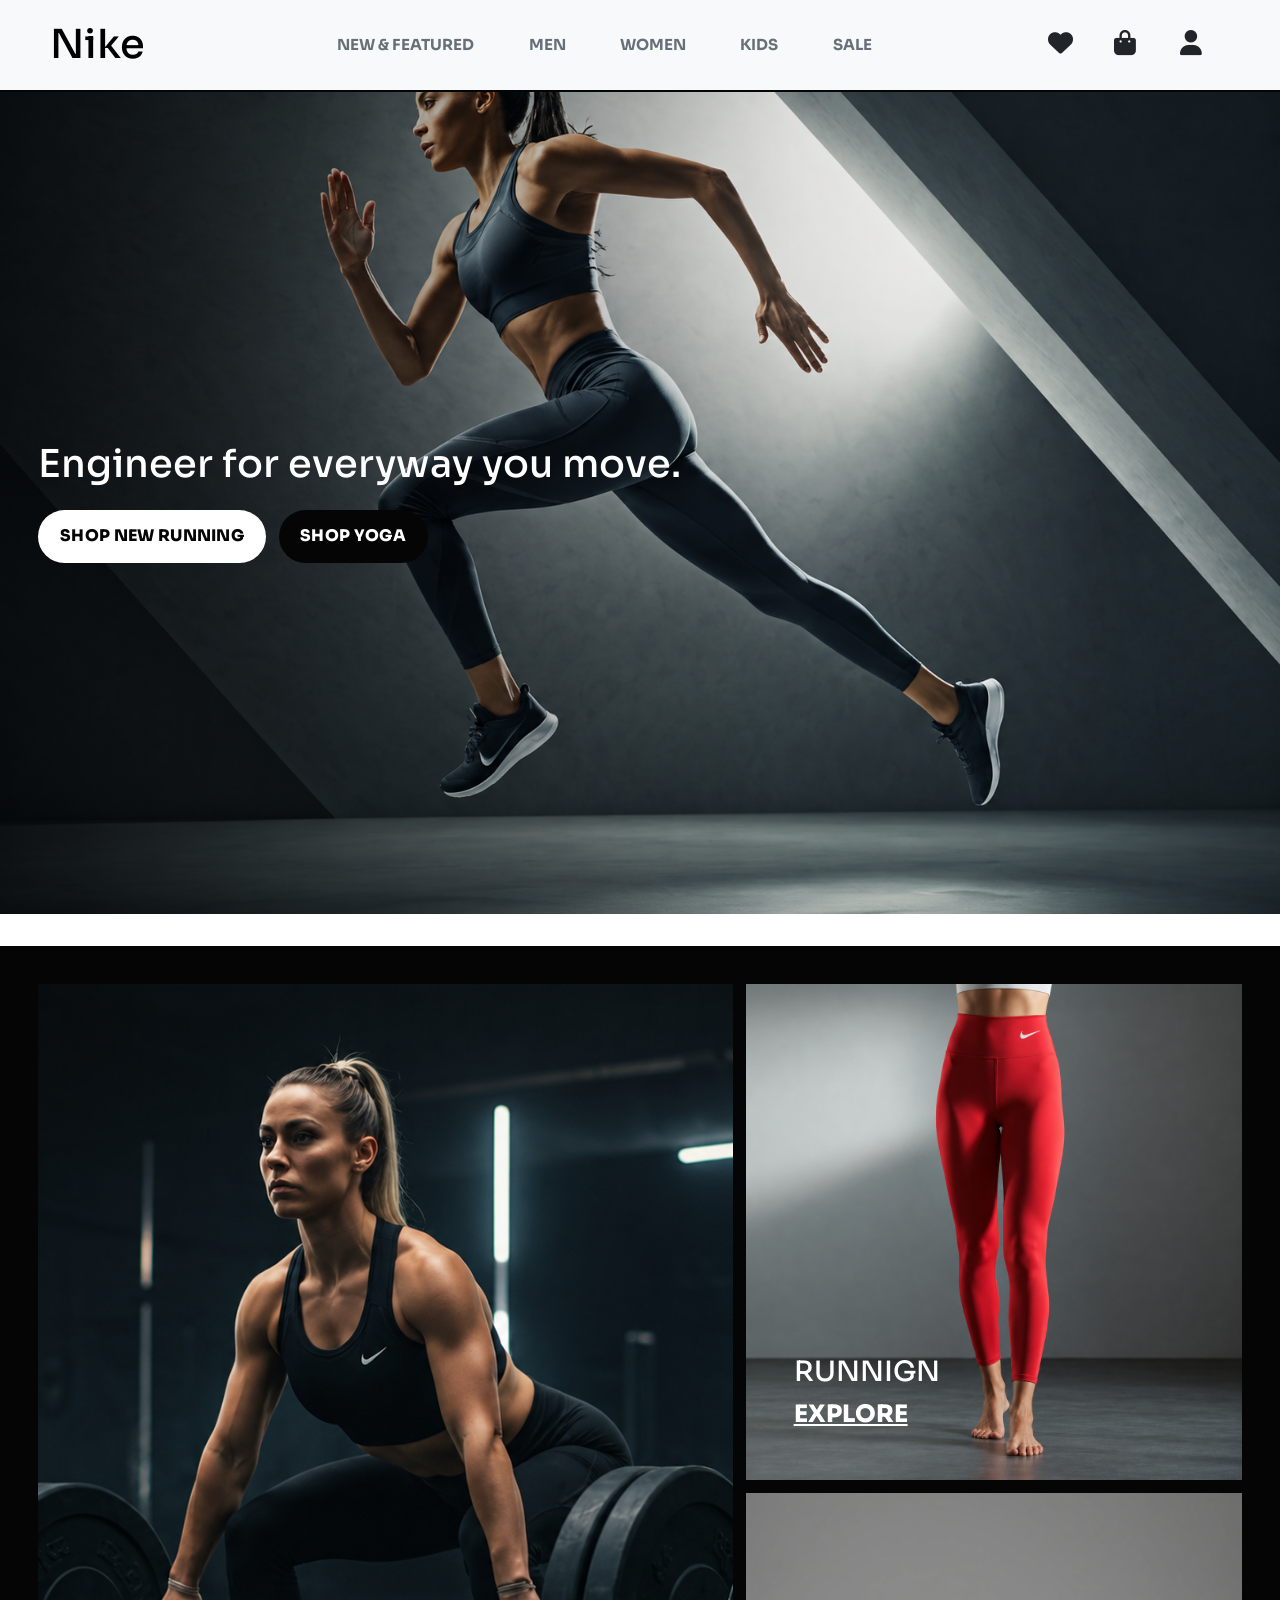
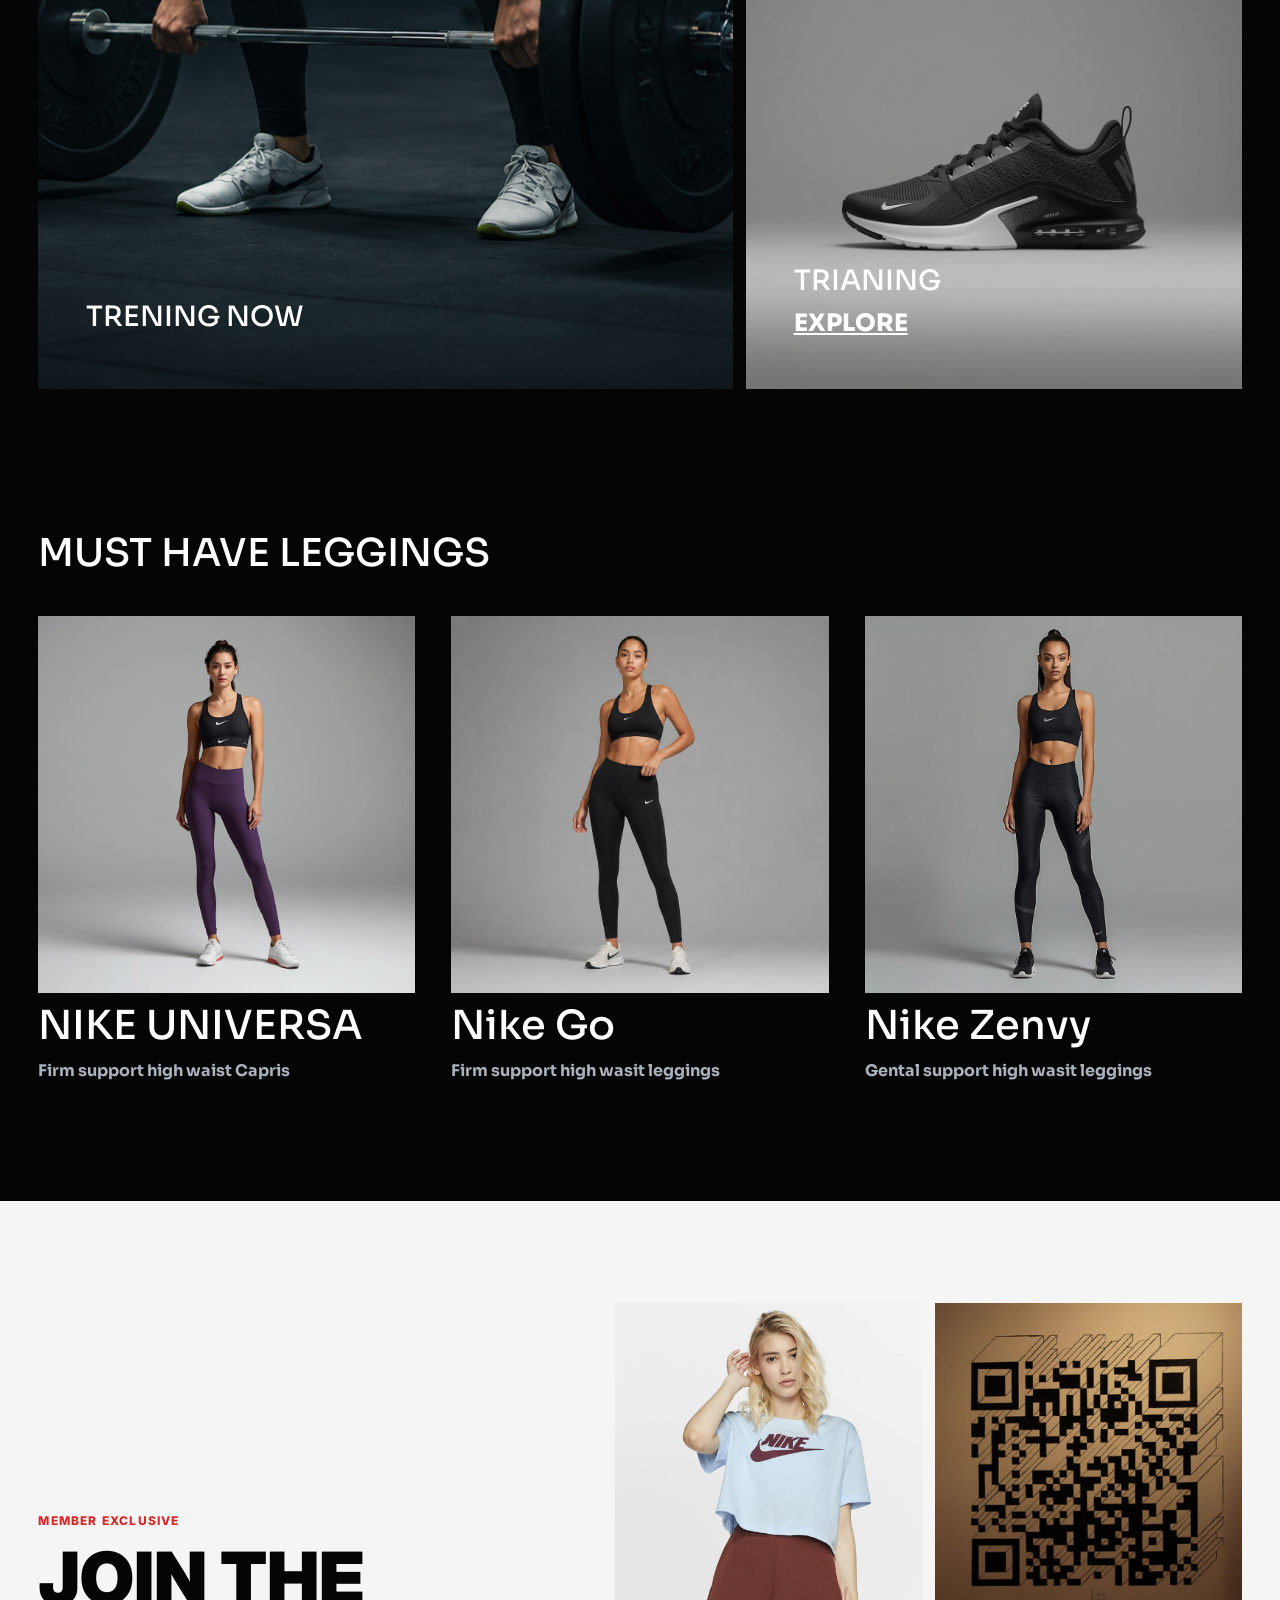
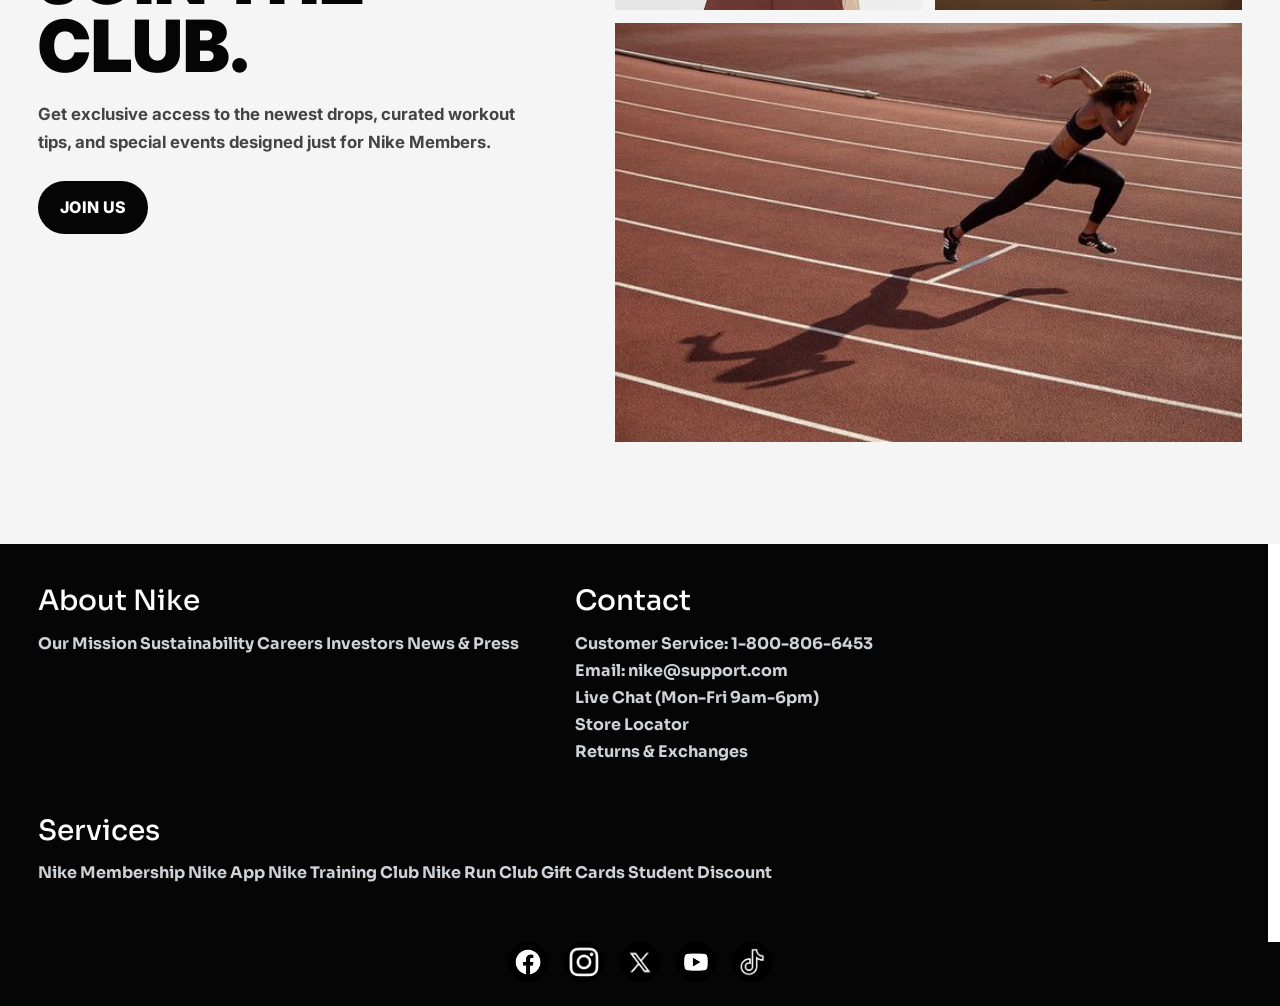
<file: women.html>
<!DOCTYPE html>
<html lang="en">

<head>
    <meta charset="UTF-8">
    <meta name="viewport" content="width=device-width, initial-scale=1.0">
    <title>Nike</title>
    <link rel="stylesheet" href="https://cdnjs.cloudflare.com/ajax/libs/font-awesome/6.5.0/css/all.min.css">
    <link rel="icon" href="img/nike-logo-4.webp">
    <link href="https://cdn.jsdelivr.net/npm/bootstrap@5.3.7/dist/css/bootstrap.min.css" rel="stylesheet">
    <script src="https://cdn.jsdelivr.net/npm/bootstrap@5.3.7/dist/js/bootstrap.bundle.min.js"></script>
    <link rel="stylesheet" href="Nike.css">
</head>

<body>
    <nav class="navbar navbar-expand-lg navbar-light bg-light header">
        <div class="container-fluid">

            <a class="navbar-brand" href="index.html">
                <h1 class="m-0">Nike</h1>
            </a>

            <button class="navbar-toggler" type="button" data-bs-toggle="collapse" data-bs-target="#navbarContent"
                aria-controls="navbarContent" aria-expanded="false" aria-label="Toggle navigation">
                <span class="navbar-toggler-icon"></span>
            </button>

            <div class="collapse navbar-collapse" id="navbarContent">

                <div class="navbar-nav mx-auto">
                    <a class="nav-link" href="new&featured-section.html">NEW & FEATURED</a>
                    <a class="nav-link" href="men-section.html">MEN</a>
                    <a class="nav-link" href="women.html">WOMEN</a>
                    <a class="nav-link" href="kid.html">KIDS</a>
                    <a class="nav-link" href="sale.html">SALE</a>
                </div>

                <div class="d-flex gap-3 icon">
                    <a href="fav.html" class="text-dark">
                        <i class="fas fa-heart"></i>
                    </a>

                    <a href="bag1.html" class="text-dark">
                        <i class="fas fa-shopping-bag"></i>
                    </a>

                    <a href="profile.html" class="text-dark">
                        <i class="fas fa-user"></i>
                    </a>
                </div>

            </div>
        </div>
    </nav>

    <div class="men-header">
        <img src="img/women hero header.png" alt="">
        <div class="men-content">
            <h4>Engineer for everyway you move. <br></h4>
            <div class="men-btn">
                <button class="shop-btn">SHOP NEW RUNNING</button>
                <button class="explore-btn">SHOP YOGA</button>
            </div>
        </div>
    </div>

    <div class="shop-by-sport-section">
        <div class="basketball-img big-img">
            <img src="img/women.png" alt="">
            <div class="big-img-content">
                <h3>TRENING NOW</h3>
            </div>
        </div>
        <div class="small-img">
            <img src="img/another women.png" alt="">
            <div class="small-img-content">
                <h3>RUNNIGN</h3>
                <a href="">EXPLORE</a>
            </div>
        </div>
        <div class="small-img">
            <img src="img/one more for women.jpg" alt="">
            <div class="small-img-content">
                <H3>TRIANING</H3>
                <a href="">EXPLORE</a>
            </div>
        </div>
    </div>

    <div class="trending">
        <div class="trending-text">
            <h1>MUST HAVE LEGGINGS</h1>
        </div>
        <div class="trending-cards-row">
            <a href="productDetailedPage.html?id=13">
                <div class="trending-card">
                    <img src="img/nike universa.jpg" alt="">
                    <h1>NIKE UNIVERSA</h1>
                    <p>Firm support high waist Capris</p>
                </div>
            </a>
            <a href="productDetailedPage.html?id=14">
                <div class="trending-card">
                    <img src="img/Nike go.jpg" alt="">
                    <h1>Nike Go</h1>
                    <p>Firm support high wasit leggings</p>
                </div>
            </a>
            <a href="productDetailedPage.html?id=15">
                <div class="trending-card">
                    <img src="img/nike zenvy.jpg" alt="">
                    <h1>Nike Zenvy</h1>
                    <p>Gental support high wasit leggings</p>
                </div>

            </a>
        </div>
    </div>

    <div class="join-section">
        <div class="join-text">
            <p class="label">MEMBER EXCLUSIVE</p>
            <h2>JOIN THE CLUB.</h2>
            <p>
                Get exclusive access to the newest drops, curated workout tips, and special events designed just for
                Nike
                Members.
            </p>
            <a href="login.html">
                <button>JOIN US</button>
            </a>
        </div>

        <div class="join-images">
            <img src="img/women smiling.jpg" alt="">
            <img src="img/qr code.jpg" alt="">
            <img src="img/women running.jpg" alt="">
        </div>
    </div>

    <footer class="row footer">
        <div class="footer col-12">
            <h3>About Nike</h3>
            <p>
                Our Mission
                Sustainability
                Careers
                Investors
                News & Press
            </p>
        </div>
        <div class="footer col-12">
            <h3>Contact</h3>
            <P>
                Customer Service: 1-800-806-6453 <br>
                Email: nike@support.com <br>
                Live Chat (Mon-Fri 9am-6pm) <br>
                Store Locator <br>
                Returns & Exchanges <br>
            </P>
        </div>
        <div class="footer col-12">
            <h3>Services</h3>
            <P>
                Nike Membership
                Nike App
                Nike Training Club
                Nike Run Club
                Gift Cards
                Student Discount
            </P>
        </div>
    </footer>

    <div class="social-media-icon">
        <a href="https://www.facebook.com/nike" target="_blank">
            <img src="img/facebook.jpg" alt="Facebook">
        </a>
        <a href="https://www.instagram.com/nike" target="_blank">
            <img src="img/insta.jpg" alt="Instagram">
        </a>
        <a href="https://www.twitter.com/nike" target="_blank">
            <img src="img/x.jpg" alt="Twitter">
        </a>
        <a href="https://www.youtube.com/nike" target="_blank">
            <img src="img/youtube.jpg" alt="YouTube">
        </a>
        <a href="https://www.tiktok.com/@nike" target="_blank">
            <img src="img/tiktok.jpg" alt="TikTok">
        </a>
    </div>
</body>

</html>
</file>
<file: Nike.css>
@import url('https://fonts.googleapis.com/css2?family=Sora:wght@100..800&family=Space+Grotesk:wght@300..700&display=swap');
@import url('https://fonts.googleapis.com/css2?family=Akt:wght@100..900&family=Inter:ital,opsz,wght@0,14..32,100..900;1,14..32,100..900&family=Sora:wght@100..800&family=Space+Grotesk:wght@300..700&display=swap');
@import url('https://fonts.googleapis.com/css2?family=Inter:ital,opsz,wght@0,14..32,100..900;1,14..32,100..900&family=Sora:wght@100..800&family=Space+Grotesk:wght@300..700&display=swap');

:root {
    --dark: #050505;
    --light: #ffffff;
    --muted: #666f7a;
    --surface: #f5f5f5;
    --accent: #c2f732;
    --danger: #d92727;
    --max-width: 1280px;
    --page-pad: clamp(1rem, 3vw, 3rem);
    --section-pad: clamp(3rem, 8vw, 7rem);
    --radius: 8px;
    --shadow: 0 18px 50px rgba(0, 0, 0, 0.12);
    --font-size: clamp(1.5rem, 4vw, 2rem);
}

* {
    padding: 0;
    margin: 0;
    box-sizing: border-box;
}

html {
    scroll-behavior: smooth;
}

body {

    min-width: 320px;
    overflow-x: hidden;
    background-color: var(--light);
    color: var(--dark);
    font-family: "Sora", sans-serif;
    font-weight: 700;
}

img {
    display: block;
    max-width: 100%;
}

a {
    text-decoration: none;
    color: inherit;
}

button,
input {
    font: inherit;
}

button {
    cursor: pointer;
}

.row {
    width: 100%;
}

.row::after {
    content: "";
    clear: both;
    display: table;
}

[class*="col-"] {
    width: 100%;
}

@media only screen and (min-width: 768px) {
    .col-1 {
        width: 8.33%;
    }

    .col-2 {
        width: 16.66%;
    }

    .col-3 {
        width: 25%;
    }

    .col-4 {
        width: 33.33%;
    }

    .col-5 {
        width: 41.66%;
    }

    .col-6 {
        width: 50%;
    }

    .col-7 {
        width: 58.33%;
    }

    .col-8 {
        width: 66.66%;
    }

    .col-9 {
        width: 75%;
    }

    .col-10 {
        width: 83.33%;
    }

    .col-11 {
        width: 91.66%;
    }

    .col-12 {
        width: 100%;
    }
}

@keyframes fadeUp {
    from {
        opacity: 0;
        transform: translateY(24px);
    }

    to {
        opacity: 1;
        transform: translateY(0);
    }
}

@keyframes revealCentered {
    from {
        opacity: 0;
        transform: translateY(calc(-50% + 24px));
    }

    to {
        opacity: 1;
        transform: translateY(-50%);
    }
}

@keyframes imageFloat {

    0%,
    100% {
        transform: translateY(0);
    }

    50% {
        transform: translateY(-10px);
    }
}

body,
.deSub-img-container,
.sale-section,
.sale-subBody,
.login,
.container,
.btn,
.footwear-header,
.body,
.trending-card,
.card,
.new-arrival-section-card,
.mini-me-text,
.gear-up-text {
    animation: fadeUp 0.75s ease both;
}

.hero-header .content,
.men-content,
.ads-content {
    animation: revealCentered 0.75s ease both;
}

.header {
    position: sticky;
    top: 0;
    z-index: 100;
    display: flex;
    align-items: center;
    justify-content: space-between;
    gap: 1rem;
    padding: 1rem var(--page-pad);
    border-bottom: 2px solid var(--dark);
    background-color: rgba(255, 255, 255, 0.94);
    backdrop-filter: blur(14px);
}

.brand-name h1 {
    font-weight: 700;
    font-family: "Sora", sans-serif;
    font-size: clamp(1.6rem, 3vw, 2.25rem);
    line-height: 1;
}

.navbar-nav {
    display: flex;
    align-items: center;
    justify-content: center;
    gap: clamp(0.8rem, 3vw, 4rem);
    flex: 1;
}

.navbar-nav a {
    position: relative;
    font-family: "Sora", sans-serif;
    color: var(--muted);
    font-size: clamp(0.72rem, 1.2vw, 0.95rem);
    font-weight: 700;
    white-space: nowrap;
    transition: color 0.25s ease;
}

.navbar-nav a::after {
    content: "";
    position: absolute;
    left: 0;
    bottom: -6px;
    width: 100%;
    height: 2px;
    background-color: var(--dark);
    transform: scaleX(0);
    transform-origin: left;
    transition: transform 0.25s ease;
}

.navbar-nav a:hover,
.navbar-nav a:focus-visible {
    color: var(--dark);
}

.hero-header,
.men-header,
.ads {
    position: relative;
    overflow: hidden;
}

.navbar-nav a:hover::after,
.navbar-nav a:focus-visible::after {
    transform: scaleX(1);
}

.icon {
    cursor: pointer;
    display: flex;
    align-items: center;
    gap: 0.75rem;
}

.icon i{
    margin-top: auto;
    font-size: 25px;
    width: 50px;
    height: auto;
    transition: transform 0.25s ease;
}

.icon i:hover {
    transform: translateY(-3px) scale(1.08);
}

.hero-header,
.men-header,
.ads {
    position: relative;
    overflow: hidden;
}

.ads {
    width: 80%;
    height: auto;
    display: flex;
    object-fit: contain;
    align-items: center;
    justify-self: center;
}

.sale-hero img,
.hero-header img,
.men-header img,
.ads img {
    width: 100%;
    min-height: clamp(420px, 70vw, 760px);
    object-fit: cover;
}

.hero-header::after,
.men-header::after,
.ads::after {
    content: "";
    position: absolute;
    inset: 0;
    background: linear-gradient(90deg, rgba(0, 0, 0, 0.58), rgba(0, 0, 0, 0.1) 62%, rgba(0, 0, 0, 0));
    pointer-events: none;
}

.hero-header .content,
.men-content,
.ads-content {
    position: absolute;
    z-index: 1;
    left: var(--page-pad);
    top: 50%;
    max-width: min(650px, 86vw);
    color: var(--light);
    transform: translateY(-50%);
}

.content h1,
.men-content h1 {
    font-family: "Sora", sans-serif;
    font-size: clamp(2.3rem, 8vw, 6.5rem);
    line-height: 0.95;
    margin-bottom: 1rem;
}

.content p,
.men-content h4 {
    font-family: "Sora", sans-serif;
    font-size: clamp(1.05rem, 3vw, 2.6rem);
    line-height: 1.12;
    margin-bottom: 1.5rem;
}

.content button,
.sale-app button,
.load-more-btn button,
.ads-content button,
.shop-btn,
.explore-btn,
.big-img-content button,
.mini-me-text button,
.gear-up-text button {
    border: 0;
    border-radius: 999px;
    padding: 0.9rem 1.35rem;
    font-weight: 800;
    letter-spacing: 0.02em;
    transition: transform 0.25s ease, background-color 0.25s ease, color 0.25s ease, box-shadow 0.25s ease;
}

.content button,
.sale-app button:first-of-type,
.load-more-btn button {
    background-color: var(--dark);
    color: var(--light);
}

.content button:hover,
.sale-app button:hover,
.load-more-btn button:hover,
.ads-content button:hover,
.shop-btn:hover,
.explore-btn:hover,
.big-img-content button:hover,
.mini-me-text button:hover,
.gear-up-text button:hover {
    transform: translateY(-3px);
    box-shadow: var(--shadow);
}

.body {
    width: min(var(--max-width), 100% - (var(--page-pad) * 2));
    margin: var(--section-pad) auto;
}

.body-text h1,
.trending-text h1 {
    margin-bottom: 1.5rem;
    font-size: clamp(1.5rem, 3vw, 2.6rem);
}

.body-img-container,
.trending-cards-row,
.new-arrival-section-box,
.box {
    display: grid;
    grid-template-columns: repeat(auto-fit, minmax(min(100%, 260px), 1fr));
    gap: clamp(1.25rem, 3vw, 2.25rem);
}

.img-container,
.trending-card,
.card,
.new-arrival-section-card {
    min-width: 0;
}

.img-container img,
.trending-card img,
.card img,
.new-arrival-section-card img {
    width: 100%;
    aspect-ratio: 1 / 1;
    object-fit: contain;
    background-color: var(--surface);
    transition: transform 0.45s ease, filter 0.45s ease;
}

.card{
    border: none;
}

.subBody-card img:hover,
.img-container img:hover,
.trending-card img:hover,
.card img:hover,
.new-arrival-section-card img:hover {
    transform: translateY(-8px) scale(1.04);
    filter: drop-shadow(0 18px 25px rgba(0, 0, 0, 0.18));
}

.img-container h3,
.img-container p,
.img-container h4,
.trending-card h1,
.trending-card p,
.card h3,
.card p,
.card h4,
.new-arrival-section-card h3,
.new-arrival-section-card p,
.new-arrival-section-card h4 {
    margin-top: 0.55rem;
}

.subBody-card s,
.subBody-card p,
.back-to-school-text p,
.img-container p,
.trending-card p,
.card p,
.new-arrival-section-card p {
    color: var(--muted);
}

.trending {
    display: flex;
    flex-direction: column;
    gap: 1rem;
    padding: var(--section-pad) var(--page-pad);
    background-color: var(--dark);
    color: var(--light);
}

.trending-card p {
    color: #aab2bd;
}

.nike-app {
    display: grid;
    grid-template-columns: minmax(0, 1fr) minmax(280px, 0.8fr);
    align-items: center;
    gap: clamp(1.5rem, 5vw, 4rem);
    width: min(var(--max-width), 100% - (var(--page-pad) * 2));
    margin: 0 auto;
    padding: var(--section-pad) 0;
}

.shoes-img,
.app-img img {
    width: 100%;
    max-height: 560px;
    object-fit: contain;
    animation: imageFloat 4s ease-in-out infinite;
}

.sale-app {
    padding: 0;
}

.sale-app h1 {
    font-size: clamp(1.9rem, 4vw, 3.6rem);
    line-height: 1.02;
    margin: 0.8rem 0;
}

.sale-app p {
    font-size: clamp(1rem, 2vw, 1.35rem);
    color: var(--muted);
    line-height: 1.6;
    margin: 0.8rem 0;
}

footer {
    display: grid;
    grid-template-columns: repeat(3, minmax(0, 1fr));
    gap: 2rem;
    margin-top: var(--section-pad);
    padding: 2.5rem var(--page-pad);
    background-color: var(--dark);
    color: var(--light);
    text-align: left;
}

footer .footer {
    width: auto;
}

footer h3 {
    margin-bottom: 0.75rem;
}

footer p {
    color: #cfd3d7;
    line-height: 1.7;
}

.social-media-icon {
    display: flex;
    align-items: center;
    justify-content: center;
    flex-wrap: wrap;
    gap: 1rem;
    padding: 0 0 1.5rem;
    background-color: var(--dark);
}

.social-media-icon img {
    width: 40px;
    height: 40px;
    object-fit: cover;
    border-radius: 50%;
    transition: transform 0.3s ease;
}

.social-media-icon img:hover {
    transform: translateY(-4px) scale(1.12);
}

.footwear-header {
    width: min(var(--max-width), 100% - (var(--page-pad) * 2));
    margin: 0 auto;
    padding: clamp(2rem, 6vw, 4rem) 0 1.5rem;
    font-family: "Akt", "Inter", sans-serif;
    background-color: var(--light);
}

.footwear-title {
    font-size: clamp(3rem, 12vw, 3.5rem);
    font-style: italic;
    font-weight: 900;
    line-height: 0.9;
    margin-bottom: 1rem;
}

.footwear-meta {
    display: flex;
    align-items: center;
    gap: 1rem;
}

.results-count,
.sort-by {
    font-size: clamp(0.75rem, 1.7vw, 1rem);
    font-weight: 800;
    white-space: nowrap;
    letter-spacing: 0.05em;
}

.divider-line {
    flex: 1;
    min-width: 40px;
    height: 4px;
    background-color: #333;
}

.sort-by {
    display: flex;
    align-items: center;
    gap: 0.25rem;
    cursor: pointer;
}

.new-featured-section {
    display: grid;
    grid-template-columns: minmax(240px, 270px) minmax(0, 1fr);
    gap: clamp(1rem, 3vw, 2.25rem);
    width: min(var(--max-width), 100% - (var(--page-pad) * 2));
    margin: 0 auto 2rem;
    align-items: start;
}

.category {
    color: var(--dark);
    position: sticky;
    top: 94px;
    padding: 1.25rem 1.25rem 1.5rem;
    margin: 0;
    border: 1px solid #e5e5e5;
    border-radius: var(--radius);
    background-color: var(--light);
    overflow: visible;
    height: auto;
    min-height: 0;
}

.category h3 {
    width: 100%;
    margin-top: 1.25rem;
    padding-bottom: 0.55rem;
    border-bottom: 2px solid var(--dark);
    font-size: 0.95rem;
    white-space: nowrap;
}

.category h3:first-child {
    margin-top: 0;
}

.checkbox-box {
    display: flex;
    flex-direction: column;
    gap: 0.7rem;
    padding: 1rem 0 0.8rem;
}

.checkbox-box label {
    display: flex;
    align-items: center;
    gap: 0.5rem;
    cursor: pointer;
    white-space: nowrap;
}

.checkbox-box input[type="checkbox"] {
    width: 18px;
    height: 18px;
    cursor: pointer;
    accent-color: var(--dark);
    flex-shrink: 0;
}

.color {
    display: grid;
    grid-template-columns: repeat(3, 40px);
    gap: 0.65rem;
    padding: 1rem 0;
}

.black-box,
.white-box,
.red-box,
.blue-box,
.green-box,
.gray-box {
    width: 34px;
    height: 34px;
    border: 2px solid var(--dark);
    border-radius: 50%;
    transition: transform 0.2s ease;
}

.black-box:hover,
.white-box:hover,
.red-box:hover,
.blue-box:hover,
.green-box:hover,
.gray-box:hover {
    transform: scale(1.12);
}

.black-box {
    background-color: black;
}

.white-box {
    background-color: white;
}

.red-box {
    background-color: red;
}

.blue-box {
    background-color: blue;
}

.green-box {
    background-color: var(--accent);
}

.gray-box {
    background-color: gray;
}

.size {
    display: grid;
    grid-template-columns: repeat(2, minmax(0, 1fr));
    gap: 0.55rem;
    padding: 1rem 0 0.25rem;
}

.size-btn {
    width: 100%;
    color: var(--dark);
    padding: 0.65rem 0.4rem;
    border: 1px solid #cfcfcf;
    border-radius: var(--radius);
    background-color: var(--light);
    transition: background-color 0.25s ease, color 0.25s ease, transform 0.25s ease;
}

.size-btn:hover {
    transform: translateY(-2px);
    background-color: var(--dark);
    color: var(--light);
}

#detail-main-img,
#detail-sub-img1,
#detail-sub-img2,
#detail-sub-img3 {
    aspect-ratio: 1 / 1;
    width: 100%;
    object-fit: cover;
    object-position: center;
    object-position: top;
}

.men-foot-wear img {
    aspect-ratio: 1/1;
    object-fit: cover;
}

.men-foot-wear {
    border: none;
    width: 100%;
}

.box {
    grid-template-columns: repeat(auto-fit, minmax(min(100%, 240px), 1fr));
}

.load-more-btn {
    display: flex;
    justify-content: center;
    margin: clamp(4rem, 10vw, 8rem) 0;
}

.load-more-btn button {
    min-width: 190px;
}

.ads {
    color: var(--light);
    font-family: "Inter", sans-serif;
}

.ads-content {
    font-size: clamp(1rem, 3vw, 2.4rem);
}

.ads-content h1 {
    line-height: 1;
    margin-bottom: 1rem;
}

.ads-content p {
    max-width: 760px;
    margin-bottom: 1rem;
    font-size: clamp(0.9rem, 1.6vw, 1.1rem);
    line-height: 1.6;
}

.ads-content button,
.shop-btn,
.big-img-content button {
    background-color: var(--light);
    color: var(--dark);
}

.explore-btn {
    background-color: var(--dark);
    color: var(--light);
}

.shop-btn:hover,
.big-img-content button:hover {
    background-color: var(--accent);
}

.explore-btn:hover {
    background-color: var(--light);
    color: var(--dark);
}

.men-header {
    color: var(--light);
}

.men-content {
    font-weight: 800;
}

.men-btn {
    display: flex;
    flex-wrap: wrap;
    gap: 0.8rem;
}

.new-arrival-section {
    width: min(var(--max-width), 100% - (var(--page-pad) * 2));
    margin: 0 auto;
    padding: var(--section-pad) 0;
}

.new-arrival-section-box {
    grid-template-columns: repeat(auto-fit, minmax(min(100%, 260px), 1fr));
}

.back-to-school,
.shop-by-sport-section {
    display: grid;
    grid-template-columns: minmax(0, 1.4fr) minmax(260px, 1fr);
    gap: 0.8rem;
    padding: var(--page-pad);
    margin-top: 2rem;
    background-color: var(--dark);
    color: var(--light);
}

.basketball-img,
.big-img,
.small-img {
    position: relative;
    overflow: hidden;
}

.big-img {
    grid-row: span 2;
}

.back-to-school img,
.shop-by-sport-section img {
    width: 100%;
    height: 100%;
    min-height: 260px;
    object-fit: cover;
    transition: transform 0.5s ease;
}

.basketball-img:hover img,
.small-img:hover img {
    transform: scale(1.06);
}

.big-img-content,
.small-img-content {
    position: absolute;
    left: clamp(1rem, 4vw, 3rem);
    bottom: clamp(1rem, 4vw, 3rem);
    z-index: 1;
}

.big-img-content {
    font-size: clamp(1.4rem, 4vw, 2.6rem);
}

.small-img-content {
    font-size: clamp(1rem, 2.5vw, 1.5rem);
}

.small-img-content a {
    color: var(--light);
    font-weight: 800;
    text-decoration: underline;
}

.join-section {
    display: grid;
    grid-template-columns: minmax(280px, 0.9fr) minmax(0, 1.1fr);
    gap: clamp(2rem, 5vw, 4rem);
    align-items: center;
    padding: var(--section-pad) var(--page-pad);
    background-color: var(--surface);
}

.join-text {
    font-family: "Inter", sans-serif;
}

.join-text .label {
    margin-bottom: 0.75rem;
    color: var(--danger);
    font-size: 0.75rem;
    font-weight: 800;
    letter-spacing: 0.1em;
}

.join-text h2 {
    margin-bottom: 1.2rem;
    font-size: clamp(2.2rem, 6vw, 4.5rem);
    font-weight: 900;
    line-height: 0.95;
}

.join-text p {
    max-width: 560px;
    margin-bottom: 1.5rem;
    color: #444;
    font-size: clamp(0.95rem, 1.6vw, 1.05rem);
    line-height: 1.7;
}

.join-text button {
    border: 0;
    border-radius: 999px;
    padding: 0.9rem 1.35rem;
    font-weight: 800;
    letter-spacing: 0.02em;
    background-color: var(--dark);
    color: var(--light);
    transition: transform 0.25s ease, box-shadow 0.25s ease;
}

.join-text button:hover {
    transform: translateY(-3px);
    box-shadow: var(--shadow);
}

.join-images {
    display: grid;
    grid-template-columns: 1fr 1fr;
    gap: 0.8rem;
}

.join-images img:last-child {
    grid-column: span 2;
}

.join-images img {
    transition: transform 0.5s ease;
    width: 100%;
    height: 100%;
    min-height: 220px;
    object-fit: cover;
    background-color: var(--surface);
}

.join-images img:hover{
    transform: translateY(-10px) scale(1.08);
}

@media (max-width: 1100px) {
    .join-section {
        grid-template-columns: 1fr;
    }
}

@media (max-width: 760px) {
    .join-images {
        display: grid;
        grid-template-columns: 1fr;
    }

    .join-images img:last-child {
        grid-column: auto;
    }
}

@media (max-width: 460px) {
    .join-text button {
        width: 100%;
    }
}

.member {
    display: grid;
    place-items: center;
    gap: 0.75rem;
    min-height: 30vh;
    padding: clamp(2.5rem, 7vw, 5rem) var(--page-pad);
    background-color: rgb(187, 76, 35);
    color: aliceblue;
    text-align: center;
}

.member h1 {
    font-size: clamp(1.8rem, 4vw, 3.5rem);
}

.member input {
    width: min(420px, 100%);
    margin-top: 0.8rem;
    border: 0;
    border-radius: 999px;
    padding: 0.9rem 1.2rem;
    font-size: 1rem;
}

.back-to-school {
    background-color: var(--light);
}

.back-to-school-text h2 {
    margin-bottom: 10px;
}

.back-to-school-text {
    padding: 1rem var(--page-pad);
}

.mini-me-section {
    display: grid;
    grid-template-columns: minmax(280px, 0.9fr) minmax(0, 1.1fr);
    gap: clamp(2rem, 5vw, 4rem);
    align-items: center;
    padding: var(--section-pad) var(--page-pad);
}

.mini-me-text {
    font-family: "Inter", sans-serif;
}

.mini-me-text h2 {
    margin-bottom: 1.2rem;
    font-size: clamp(2.2rem, 6vw, 4.5rem);
    font-weight: 900;
    line-height: 0.95;
}

.mini-me-text p {
    max-width: 560px;
    margin-bottom: 1.5rem;
    color: #444;
    font-size: clamp(0.95rem, 1.6vw, 1.05rem);
    line-height: 1.7;
}

.mini-me-images img {
    width: 50%;
    height: 320px;
    min-height: 220px;
    object-fit: cover;
    background-color: transparent;
}

.mini-me-section {
    background-color: var(--dark);
    color: var(--light);
}

.mini-me-text p {
    color: #aaa;
}

.mini-me-text button {
    background: transparent;
    color: var(--light);
    border: 2px solid var(--light);
}

.mini-me-text button:hover {
    background: var(--light);
    color: var(--dark);
}

.mini-me-images {
    display: flex;
    align-items: flex-end;
    gap: 0.8rem;
}

.mini-me-images img:first-child {
    transform: translateY(30px);
}

.gear-up {
    display: grid;
    place-items: center;
    padding: var(--section-pad) var(--page-pad);
    background-color: #add8e6;
    text-align: center;
}

.gear-up-text h1 {
    margin-bottom: 1rem;
    font-size: clamp(2rem, 5vw, 4rem);
    line-height: 1;
}

.gear-up-text p {
    max-width: 720px;
    margin: 0 auto 1.5rem;
    color: #1f2b32;
    line-height: 1.7;
}

.gear-up-text button {
    background-color: var(--danger);
    color: var(--light);
}

.gear-up-text button:hover {
    background-color: var(--dark);
}

.sale-hero {
    display: flex;
    align-items: center;
    justify-content: center;
    overflow: hidden;
    position: relative;
}

.sale-img-container button,
.sale-hero-text button {
    object-fit: contain;
}

.sale-hero-text{
    font-family: "Sora", sans-serif;
    font-weight: 700;
    font-size: var(--font-size);
    color: var(--dark);
    text-align: center;
    position: absolute;
}

.sale-hero-text button {
    transition: ease .5s;
    border: none;
    padding: 20px;
    border-radius: var(--radius);
}

.sale-hero-text button:hover {
    background-color: var(--dark);
    color: var(--light);
}

.sale-subBody {
    padding: var(--section-pad);
}

.subBody-card img{
    transition: transform .5s ease;
}

.subBody-card h3 {
    padding-top: 5px;
    padding-bottom: 10px;
}

.subBody-text {
    padding-bottom: var(--page-pad);
}

.subBody-text p {
    color: var(--danger);
}

.subBody-box {
    display: grid;
    grid-template-columns: repeat(auto-fit, minmax(min(100%, 260px), 1fr));
    gap: clamp(1.25rem, 3vw, 2.25rem);
}

.deSub-img-container {
    font-family: "Sora", sans-serif;
    font-width: 900;
    position: relative;
    margin: var(--section-pad);
    display: flex;
    align-items: flex-end;
    gap: 1rem;
}

.sale-img-container button {
    transition: ease .5s;
    border-radius: var(--radius);
    border: none;
    font-family: "Sora", sans-serif;
    font-width: 900;
    position: absolute;
    top: 10%;
    margin-left: 5%;
    padding: 5px;
}

.sale-img-container button:hover {
    background-color: var(--dark);
    color: var(--light);
}

.deSub-img-container img {
    height: 100px;
    aspect-ratio: 8/1;
    object-position: top;
    object-fit: cover;
}

.deSub-img-container:first-child {
    width: 65%;
}

.deSub-img-container:last-child {
    width: 35%;
}

.deSub-img-container img:last-child {
    width: 35%;
    min-height: 80px;
}

.sale-section {
    height: 300px;
    font-family: "Sora", sans-serif;
    font-weight: 700;
    border: none;
    font-size: var(--font-size);
    background: linear-gradient(to right, #8C8EB2, #C2A4BA, #EAAFA5);
    text-align: center;
    margin: var(--section-pad);
    padding: 50px;
}

.sale-section button {
    border-radius: var(--radius);
    transition: ease .5s;
    border: none;
    font-size: 45%;
    width: 200px;
    padding: 20px;
    background-color: var(--dark);
    color: var(--light);
}

.sale-section button:hover {
    background-color: var(--light);
    color: var(--dark);
}

.member-banner {
    background: #111;
    color: #fff;
    padding: 2.5rem 2rem;
    display: flex;
    align-items: center;
    justify-content: space-between;
    gap: 2rem;
    flex-wrap: wrap;
    position: relative;
    overflow: hidden;
}

.member-banner-bg {
    position: absolute;
    right: 160px;
    top: 50%;
    transform: translateY(-50%);
    font-size: 9rem;
    font-weight: 900;
    color: rgba(255, 255, 255, 0.06);
    pointer-events: none;
    user-select: none;
}

.member-left {
    flex: 1;
    min-width: 220px;
    position: relative;
    z-index: 1;
}

.member-label {
    font-size: 0.65rem;
    font-weight: 700;
    letter-spacing: 0.12em;
    color: #c2f732;
    margin-bottom: 0.5rem;
}

.member-title {
    font-size: clamp(1.4rem, 3vw, 2rem);
    font-weight: 900;
    line-height: 1.05;
    margin-bottom: 0.75rem;
}

.member-sub {
    font-size: 0.8rem;
    color: #aaa;
    line-height: 1.5;
    max-width: 380px;
}

.member-actions {
    display: flex;
    align-items: center;
    gap: 0.75rem;
    position: relative;
    z-index: 1;
}

.btn-join {
    background: #c2f732;
    color: #111;
    border: none;
    padding: 0.6rem 1.4rem;
    font-weight: 800;
    font-size: 0.78rem;
    letter-spacing: 0.06em;
    cursor: pointer;
    border-radius: 999px;
    transition: opacity 0.2s;
}

.btn-join:hover {
    opacity: 0.85;
}

.btn-signin {
    background: transparent;
    color: #fff;
    border: none;
    padding: 0.6rem 1rem;
    font-weight: 700;
    font-size: 0.78rem;
    letter-spacing: 0.06em;
    cursor: pointer;
    text-decoration: underline;
}

.btn-signin:hover {
    color: #c2f732;
}

.info-strip {
    background: #fff;
    border-top: 1px solid #e5e5e5;
    display: grid;
    grid-template-columns: repeat(auto-fit, minmax(160px, 1fr));
}

.info-item {
    padding: 1.75rem 1.5rem;
    border-right: 1px solid #e5e5e5;
}

.info-item:last-child {
    border-right: none;
}

.info-item h4 {
    font-size: 0.72rem;
    font-weight: 800;
    letter-spacing: 0.05em;
    color: #111;
    margin-bottom: 0.5rem;
}

.info-item p {
    font-size: 0.78rem;
    color: #666;
    line-height: 1.55;
}

@media (max-width: 1100px) {
    .header {
        flex-wrap: wrap;
    }

    .brand-name {
        order: 1;
    }

    .icon {
        order: 2;
    }

    .navbar-nav {
        order: 3;
        flex-basis: 100%;
        justify-content: flex-start;
        overflow-x: auto;
        padding: 0.4rem 0 0.1rem;
        scrollbar-width: thin;
    }

    .nike-app,
    .mini-me-section {
        grid-template-columns: 1fr;
    }

    .shop-by-sport-section {
        grid-template-columns: 1fr;
    }

    .big-img {
        grid-row: auto;
    }
}

@media (max-width: 900px) {
    .new-featured-section {
        grid-template-columns: 1fr;
    }

    .category {
        position: static;
        width: 100%;
        max-width: none;
    }

    .category,
    .checkbox-box,
    .color,
    .size {
        max-width: none;
    }
}

@media (max-width: 760px) {
    .header {
        padding: 0.9rem 1rem;
        gap: 0.8rem;
    }

    .icon i {
        width: 22px;
    }

    .sale-hero img,
    .hero-header img,
    .men-header img,
    .ads img {
        min-height: 520px;
    }

    .hero-header .content,
    .men-content,
    .ads-content {
        left: 1rem;
        right: 1rem;
        max-width: none;
    }

    .content p br,
    .men-content h4 br,
    .ads-content h1 br,
    .ads-content p br,
    .gear-up-text p br {
        display: none;
    }

    .body-img-container img{
        transition: transform .5s ease;
    }

    .sale-img-container,
    .body-img-container,
    .trending-cards-row,
    .new-arrival-section-box,
    .box {
        grid-template-columns: 1fr;
    }

    .footwear-meta {
        flex-wrap: wrap;
    }

    .divider-line {
        order: 3;
        flex-basis: 100%;
    }

    .color {
        grid-template-columns: repeat(6, 34px);
    }

    .size {
        grid-template-columns: repeat(3, minmax(0, 1fr));
    }

    footer {
        grid-template-columns: 1fr;
        text-align: center;
    }

    .mini-me-images {
        grid-template-columns: 1fr;
        display: grid;
    }

    .mini-me-images img:first-child {
        transform: none;
    }
}


@media (max-width: 460px) {

    .content button,
    .sale-app button,
    .load-more-btn button,
    .ads-content button,
    .shop-btn,
    .explore-btn,
    .big-img-content button,
    .mini-me-text button,
    .gear-up-text button {
        width: 100%;
    }

    .men-btn {
        width: 100%;
    }

    .size {
        grid-template-columns: repeat(2, minmax(0, 1fr));
    }

    .color {
        grid-template-columns: repeat(3, 34px);
    }
}

@media (prefers-reduced-motion: reduce) {
    html {
        scroll-behavior: auto;
    }

    *,
    *::before,
    *::after {
        animation-duration: 0.01ms !important;
        animation-iteration-count: 1 !important;
        scroll-behavior: auto !important;
        transition-duration: 0.01ms !important;
    }
}
</file>
